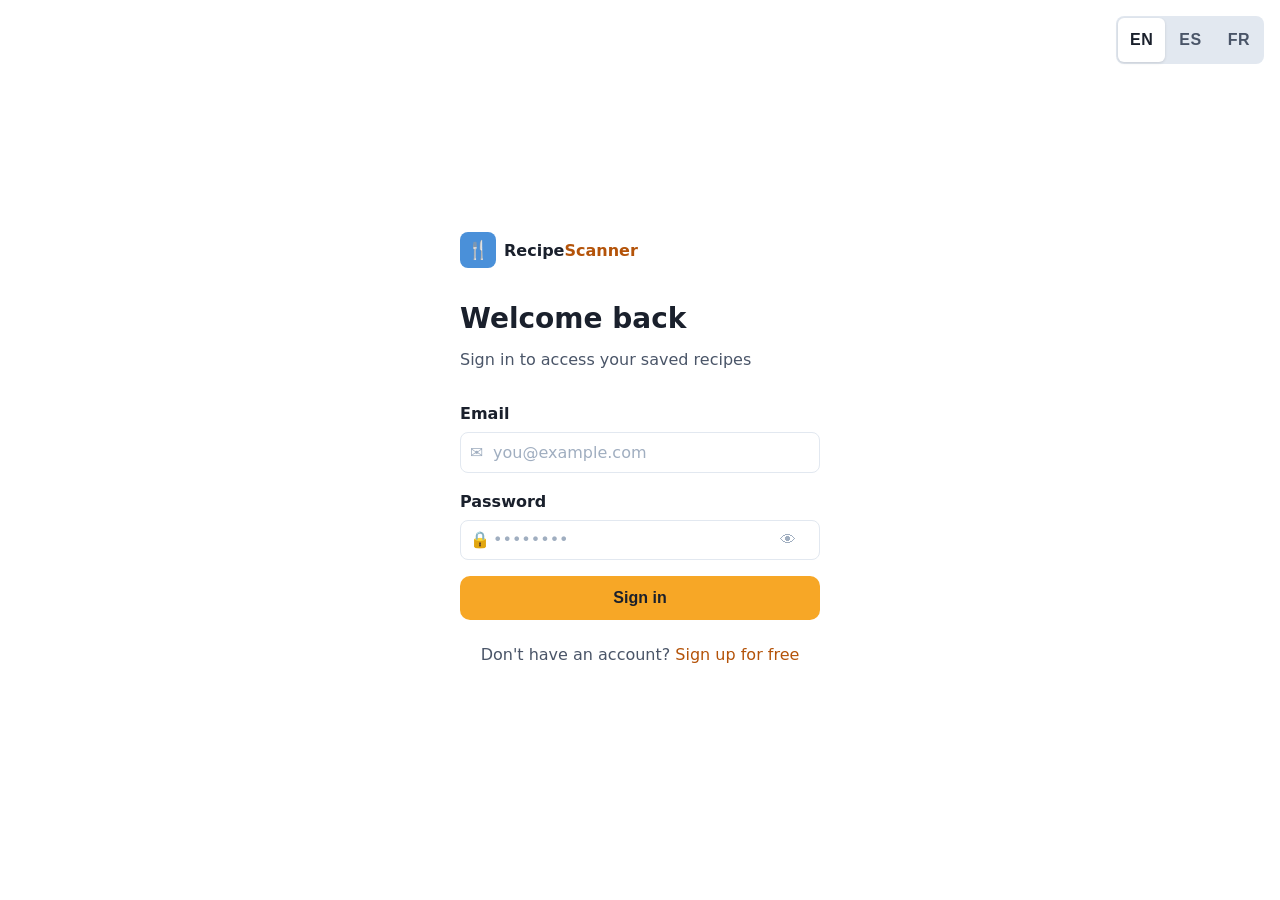
<file: frontend/index.html>
<!DOCTYPE html>
<html lang="es">
<head>
  <meta charset="UTF-8">
  <meta name="viewport" content="width=device-width, initial-scale=1.0">
  <link rel="icon" href="data:image/svg+xml,%3Csvg xmlns=%22http://www.w3.org/2000/svg%22 viewBox=%220 0 100 100%22%3E%3Ctext y=%22.9em%22 font-size=%2290%22%3E🍽️%3C/text%3E%3C/svg%3E">
  <title>RecipeScanner — Sign in</title>
  <link rel="stylesheet" href="css/style.css">
</head>
<body class="auth-page">

  <div class="lang-toggle lang-fixed-auth">
    <button class="lang-btn" data-lang="en" onclick="setLang('en')">EN</button>
    <button class="lang-btn" data-lang="es" onclick="setLang('es')">ES</button>
    <button class="lang-btn" data-lang="fr" onclick="setLang('fr')">FR</button>
  </div>

  <main class="auth-card">
    <a href="index.html" class="logo auth-logo">
      <div class="logo-icon">🍴</div>
      <span class="logo-text">Recipe<span>Scanner</span></span>
    </a>

    <h1 data-i18n="signin_title">Welcome back</h1>
    <p class="subtitle" data-i18n="signin_sub">Sign in to access your saved recipes</p>

    <div id="login-error" class="alert alert-error" style="display:none"></div>

    <form onsubmit="handleLogin(event)" novalidate>
      <div class="form-group">
        <label for="login-email" data-i18n="label_email">Email</label>
        <div class="input-wrap">
          <span class="input-icon">✉</span>
          <input type="email" id="login-email" placeholder="you@example.com" autocomplete="email">
        </div>
      </div>
      <div class="form-group">
        <label for="login-password" data-i18n="label_password">Password</label>
        <div class="input-wrap">
          <span class="input-icon">🔒</span>
          <input type="password" id="login-password" placeholder="••••••••" autocomplete="current-password">
          <button type="button" class="input-toggle" aria-label="Mostrar u ocultar contraseña" onclick="togglePwd('login-password', this)">👁</button>
        </div>
      </div>
      <button type="submit" class="btn btn-orange btn-full btn-lg" id="login-btn" data-i18n="btn_signin">
        Sign in
      </button>
    </form>

    <div class="auth-footer">
      <span data-i18n="no_account">Don't have an account?</span>
      <a href="register.html" data-i18n="link_signup">Sign up for free</a>
    </div>
  </main>

  <script src="js/i18n.js"></script>
  <script src="js/api.js"></script>
  <script src="js/auth.js"></script>
</body>
</html>
</file>
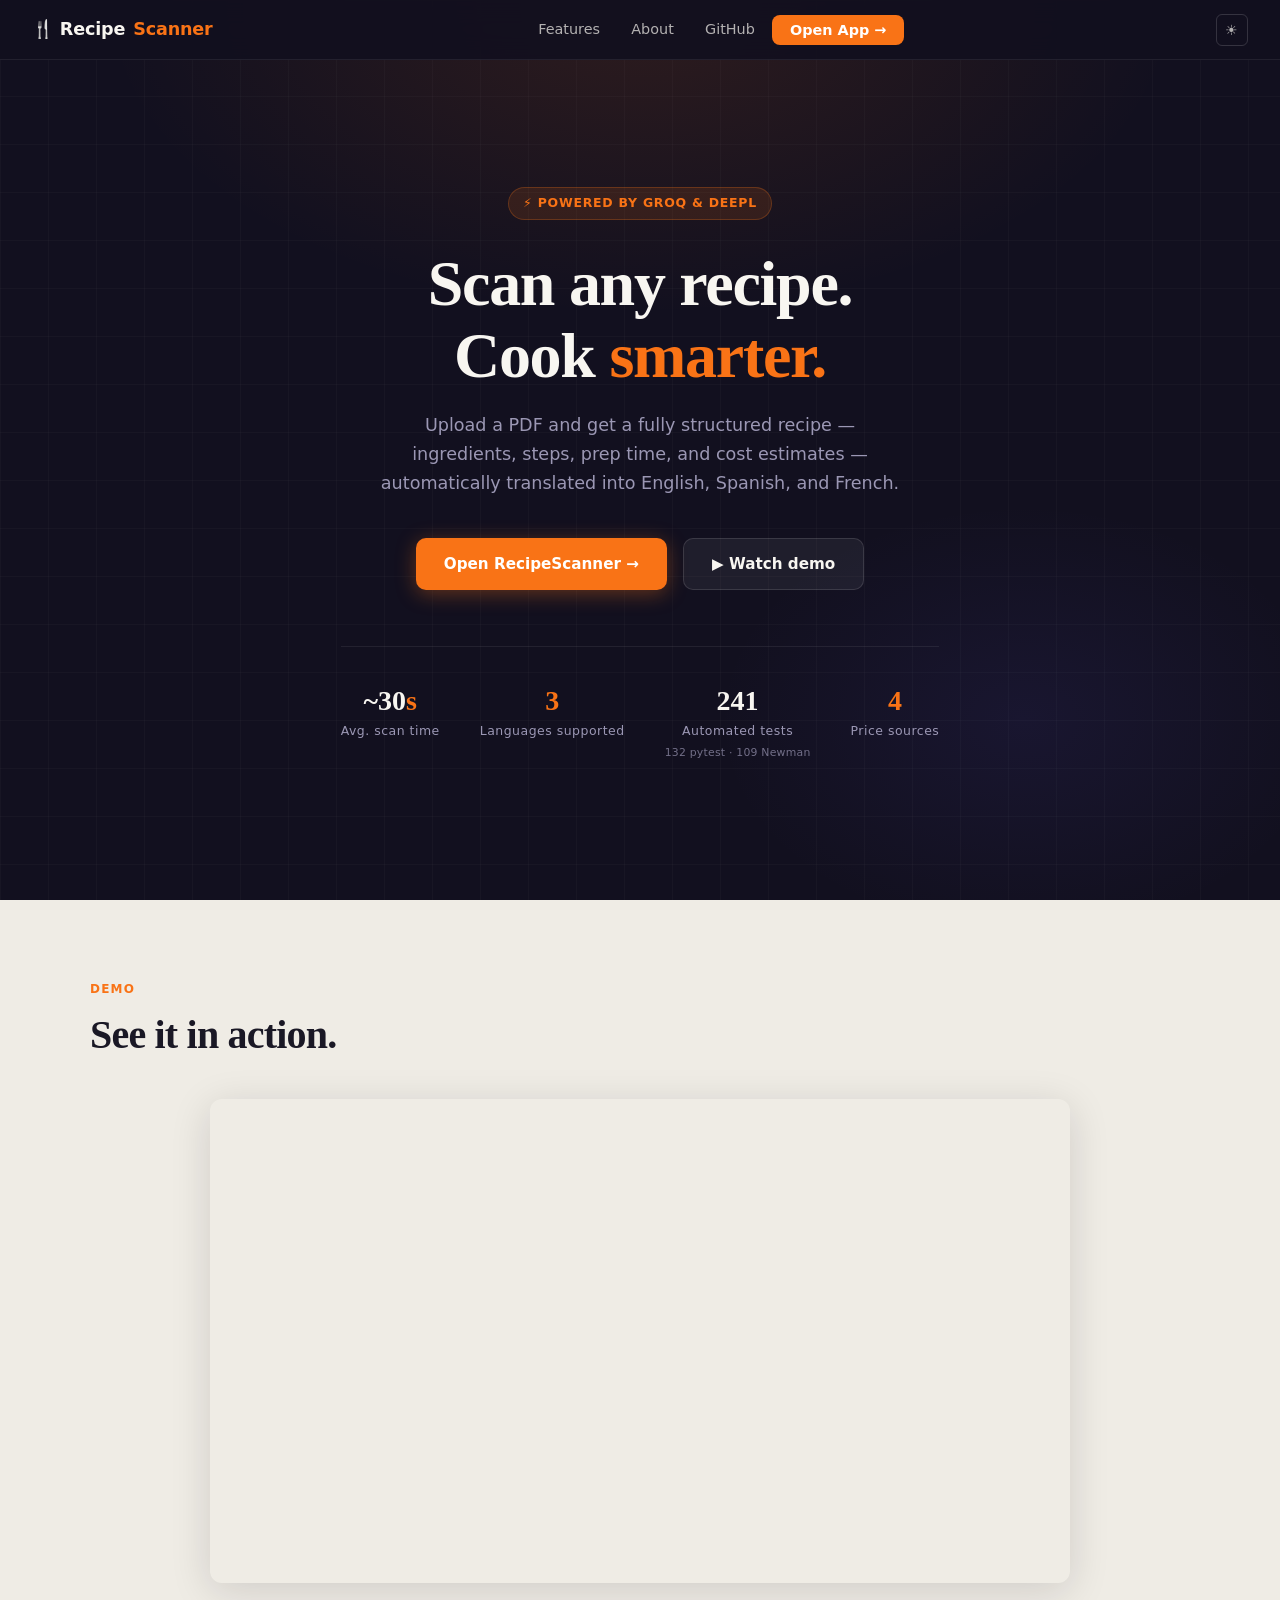
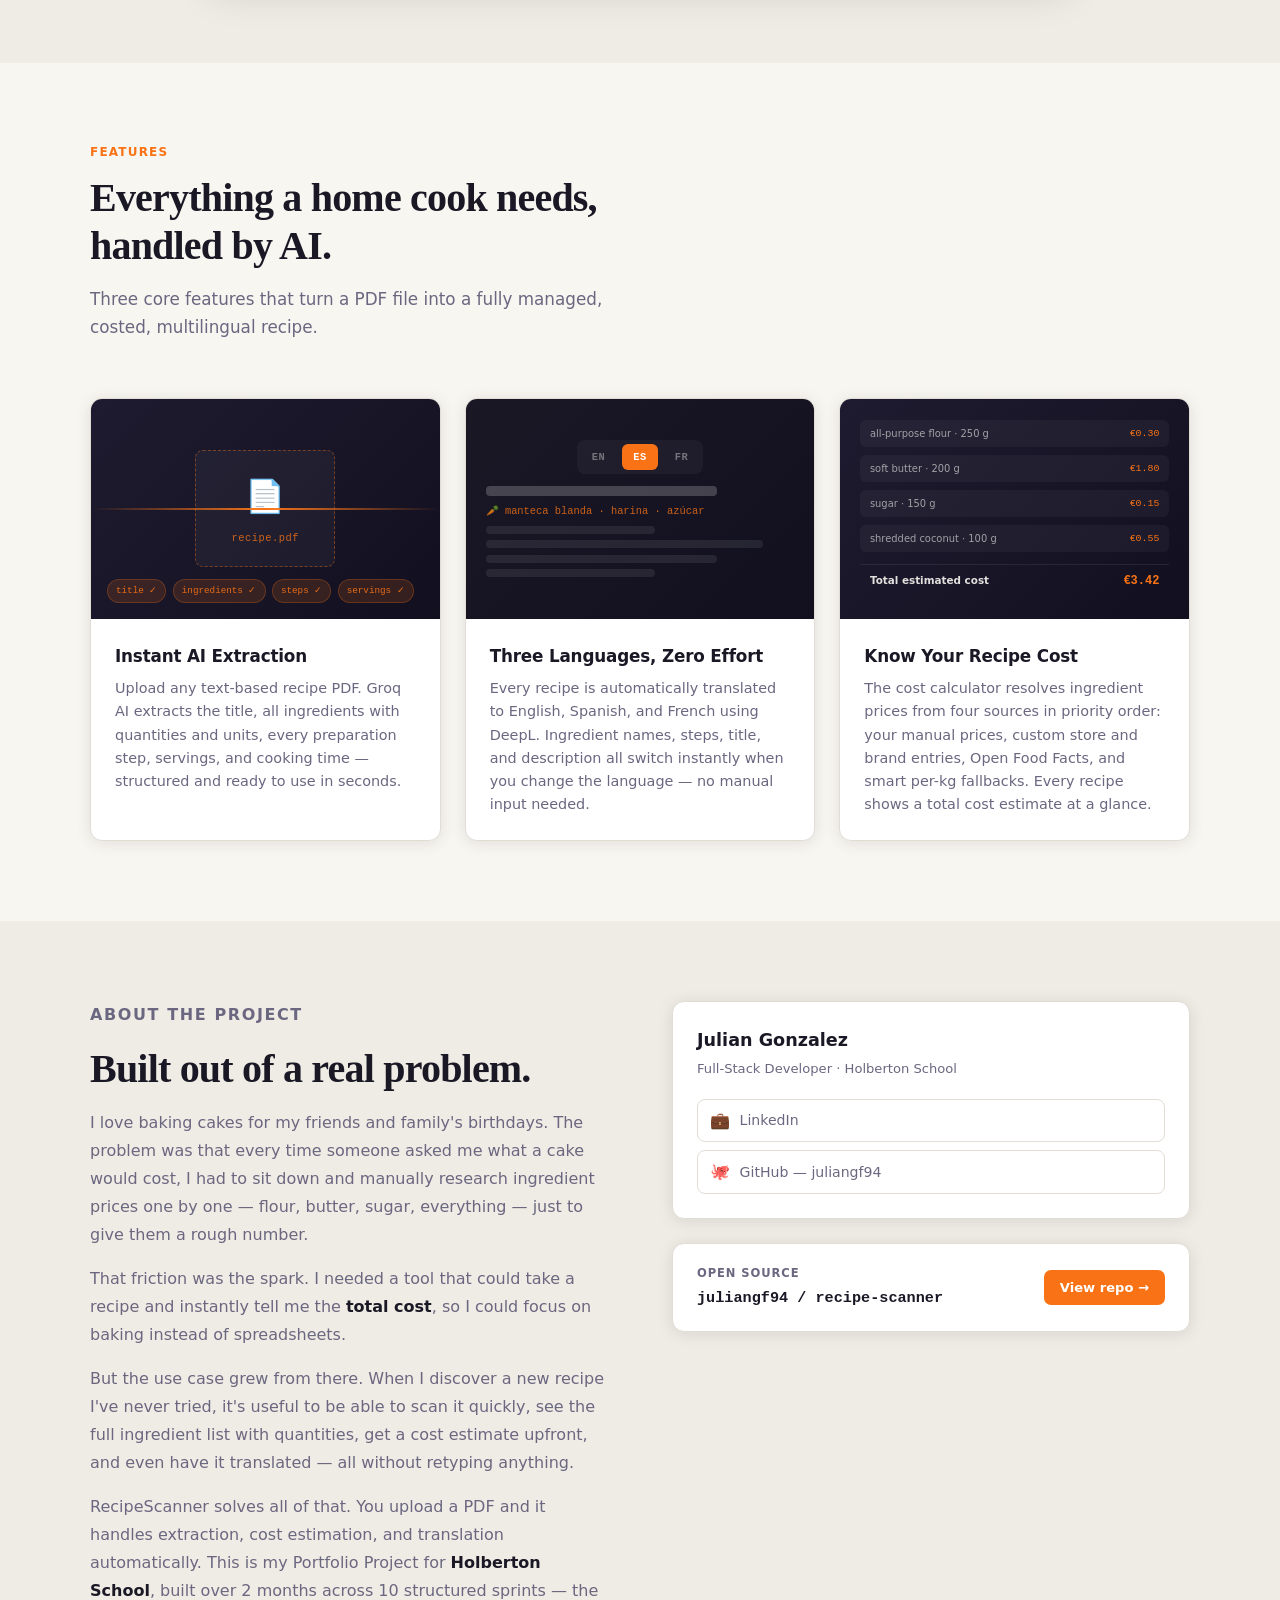
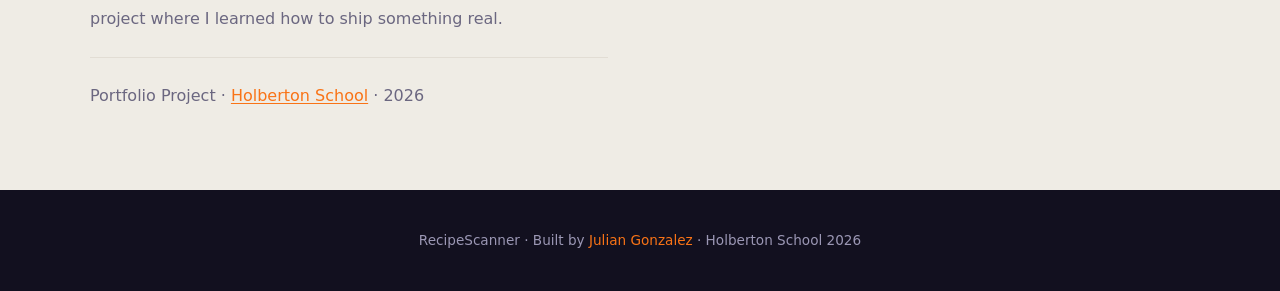
<file: landing_page/index.html>
<!doctype html>
<html lang="en" data-theme="light">
<head>
  <meta charset="UTF-8">
  <meta name="viewport" content="width=device-width, initial-scale=1.0">
  <title>RecipeScanner — AI-Powered Recipe Management</title>
  <meta name="description" content="Upload any recipe PDF and get a fully structured recipe with ingredients, steps, and cost estimates — in three languages. Powered by Groq AI.">
  <link rel="icon" href="data:image/svg+xml,<svg xmlns=%22http://www.w3.org/2000/svg%22 viewBox=%220 0 100 100%22><text y=%22.9em%22 font-size=%2290%22>🍽️</text></svg>">
  <link rel="stylesheet" href="style.css">
</head>
<body>

  <!-- ── Nav ──────────────────────────────────────────────────────────── -->
  <nav>
    <a href="#" class="nav-logo">🍴 Recipe<span>Scanner</span></a>
    <ul class="nav-links">
      <li><a href="#features">Features</a></li>
      <li><a href="#about">About</a></li>
      <li><a href="https://github.com/juliangf94/recipe-scanner" target="_blank" rel="noopener">GitHub</a></li>
      <li><a href="https://recipes-scanner.netlify.app" target="_blank" rel="noopener" class="nav-cta">Open App →</a></li>
    </ul>
    <button class="nav-theme" onclick="toggleTheme()" title="Toggle theme" aria-label="Toggle dark/light mode">☀</button>
  </nav>

  <!-- ── Hero ─────────────────────────────────────────────────────────── -->
  <section class="hero" id="home">
    <div class="hero-content">
      <div class="hero-eyebrow">⚡ Powered by Groq &amp; DeepL</div>
      <h1>
        Scan any recipe.<br>
        Cook <em>smarter.</em>
      </h1>
      <p class="hero-sub">
        Upload a PDF and get a fully structured recipe — ingredients, steps, prep time, and cost estimates — automatically translated into English, Spanish, and French.
      </p>
      <div class="hero-actions">
        <a href="https://recipes-scanner.netlify.app" target="_blank" rel="noopener" class="btn-primary">
          Open RecipeScanner →
        </a>
        <a href="https://www.youtube.com/watch?v=3bx3d_Yk3fE" target="_blank" rel="noopener" class="btn-secondary">
          ▶ Watch demo
        </a>
      </div>
      <div class="hero-stats">
        <div class="hero-stat">
          <div class="hero-stat-num">~30<span>s</span></div>
          <div class="hero-stat-label">Avg. scan time</div>
        </div>
        <div class="hero-stat">
          <div class="hero-stat-num"><span>3</span></div>
          <div class="hero-stat-label">Languages supported</div>
        </div>
        <div class="hero-stat">
          <div class="hero-stat-num">241</div>
          <div class="hero-stat-label">Automated tests</div>
          <div class="hero-stat-sub">132 pytest · 109 Newman</div>
        </div>
        <div class="hero-stat">
          <div class="hero-stat-num"><span>4</span></div>
          <div class="hero-stat-label">Price sources</div>
        </div>
      </div>
    </div>
  </section>

  <!-- ── Demo Video ───────────────────────────────────────────────────── -->
  <section id="demo" class="demo-section">
    <div class="container">
      <div class="demo-header">
        <p class="section-label">Demo</p>
        <h2 class="section-title">See it in action.</h2>
      </div>
      <div class="video-wrapper">
        <iframe
          src="https://www.youtube.com/embed/3bx3d_Yk3fE"
          title="RecipeScanner Demo"
          frameborder="0"
          allow="accelerometer; autoplay; clipboard-write; encrypted-media; gyroscope; picture-in-picture"
          allowfullscreen>
        </iframe>
      </div>
    </div>
  </section>

  <!-- ── Features ──────────────────────────────────────────────────────── -->
  <section id="features">
    <div class="container">
      <div class="features-header">
        <p class="section-label">Features</p>
        <h2 class="section-title">Everything a home cook needs,<br>handled by AI.</h2>
        <p class="section-sub">Three core features that turn a PDF file into a fully managed, costed, multilingual recipe.</p>
      </div>
      <div class="features-grid">

        <!-- Feature 1 -->
        <div class="feature-card">
          <div class="feature-mockup mock-scan">
            <div class="mock-scan-inner">
              <div class="mock-pdf-icon">📄</div>
              <div class="mock-pdf-label">recipe.pdf</div>
            </div>
            <div class="mock-scan-bar"></div>
            <div class="mock-chips">
              <div class="mock-chip">title ✓</div>
              <div class="mock-chip">ingredients ✓</div>
              <div class="mock-chip">steps ✓</div>
              <div class="mock-chip">servings ✓</div>
            </div>
          </div>
          <div class="feature-body">
            <h3>Instant AI Extraction</h3>
            <p>Upload any text-based recipe PDF. Groq AI extracts the title, all ingredients with quantities and units, every preparation step, servings, and cooking time — structured and ready to use in seconds.</p>
          </div>
        </div>

        <!-- Feature 2 -->
        <div class="feature-card">
          <div class="feature-mockup mock-lang">
            <div class="mock-lang-tabs">
              <div class="mock-lang-tab">EN</div>
              <div class="mock-lang-tab active">ES</div>
              <div class="mock-lang-tab">FR</div>
            </div>
            <div class="mock-recipe-lines">
              <div class="mock-line bold medium"></div>
              <div class="mock-lang-ing">🥕 manteca blanda · harina · azúcar</div>
              <div class="mock-line short"></div>
              <div class="mock-line long"></div>
              <div class="mock-line medium"></div>
              <div class="mock-line short"></div>
            </div>
          </div>
          <div class="feature-body">
            <h3>Three Languages, Zero Effort</h3>
            <p>Every recipe is automatically translated to English, Spanish, and French using DeepL. Ingredient names, steps, title, and description all switch instantly when you change the language — no manual input needed.</p>
          </div>
        </div>

        <!-- Feature 3 -->
        <div class="feature-card">
          <div class="feature-mockup mock-cost">
            <div class="mock-cost-row">
              <span class="mock-cost-name">all-purpose flour · 250 g</span>
              <span class="mock-cost-price">€0.30</span>
            </div>
            <div class="mock-cost-row">
              <span class="mock-cost-name">soft butter · 200 g</span>
              <span class="mock-cost-price">€1.80</span>
            </div>
            <div class="mock-cost-row">
              <span class="mock-cost-name">sugar · 150 g</span>
              <span class="mock-cost-price">€0.15</span>
            </div>
            <div class="mock-cost-row">
              <span class="mock-cost-name">shredded coconut · 100 g</span>
              <span class="mock-cost-price">€0.55</span>
            </div>
            <div class="mock-cost-total">
              <span class="mock-total-label">Total estimated cost</span>
              <span class="mock-total-val">€3.42</span>
            </div>
          </div>
          <div class="feature-body">
            <h3>Know Your Recipe Cost</h3>
            <p>The cost calculator resolves ingredient prices from four sources in priority order: your manual prices, custom store and brand entries, Open Food Facts, and smart per-kg fallbacks. Every recipe shows a total cost estimate at a glance.</p>
          </div>
        </div>

      </div>
    </div>
  </section>

  <!-- ── About ─────────────────────────────────────────────────────────── -->
  <section id="about">
    <div class="container">
      <div class="about-grid">
        <div class="about-story">
          <p class="section-label">About the project</p>
          <h2 class="section-title">Built out of a real problem.</h2>
          <p>
            I love baking cakes for my friends and family's birthdays. The problem was that every time someone asked me what a cake would cost, I had to sit down and manually research ingredient prices one by one — flour, butter, sugar, everything — just to give them a rough number.
          </p>
          <p>
            That friction was the spark. I needed a tool that could take a recipe and instantly tell me the <strong>total cost</strong>, so I could focus on baking instead of spreadsheets.
          </p>
          <p>
            But the use case grew from there. When I discover a new recipe I've never tried, it's useful to be able to scan it quickly, see the full ingredient list with quantities, get a cost estimate upfront, and even have it translated — all without retyping anything.
          </p>
          <p>
            RecipeScanner solves all of that. You upload a PDF and it handles extraction, cost estimation, and translation automatically. This is my Portfolio Project for <strong>Holberton School</strong>, built over 2 months across 10 structured sprints — the project where I learned how to ship something real.
          </p>
          <p class="holberton-note">
            Portfolio Project · <a href="https://www.holbertonschool.com" target="_blank" rel="noopener">Holberton School</a> · 2026
          </p>
        </div>
        <div class="about-links">
          <div class="about-dev-card">
            <div class="about-dev-name">Julian Gonzalez</div>
            <div class="about-dev-role">Full-Stack Developer · Holberton School</div>
            <div class="about-social-links">
              <a href="https://linkedin.com/in/julian-gonzalez-fernandez" target="_blank" rel="noopener" class="about-social-link">
                <span class="link-icon">💼</span> LinkedIn
              </a>
              <a href="https://github.com/juliangf94" target="_blank" rel="noopener" class="about-social-link">
                <span class="link-icon">🐙</span> GitHub — juliangf94
              </a>
            </div>
          </div>
          <div class="repo-card">
            <div class="repo-card-left">
              <div class="repo-card-label">Open source</div>
              <div class="repo-card-name">juliangf94 / recipe-scanner</div>
            </div>
            <a href="https://github.com/juliangf94/recipe-scanner" target="_blank" rel="noopener" class="repo-card-link">View repo →</a>
          </div>
        </div>
      </div>
    </div>
  </section>

  <!-- ── Footer ────────────────────────────────────────────────────────── -->
  <footer>
    <p>RecipeScanner · Built by <a href="https://github.com/juliangf94" target="_blank" rel="noopener">Julian Gonzalez</a> · Holberton School 2026</p>
  </footer>

  <script src="script.js"></script>

</body>
</html>
</file>
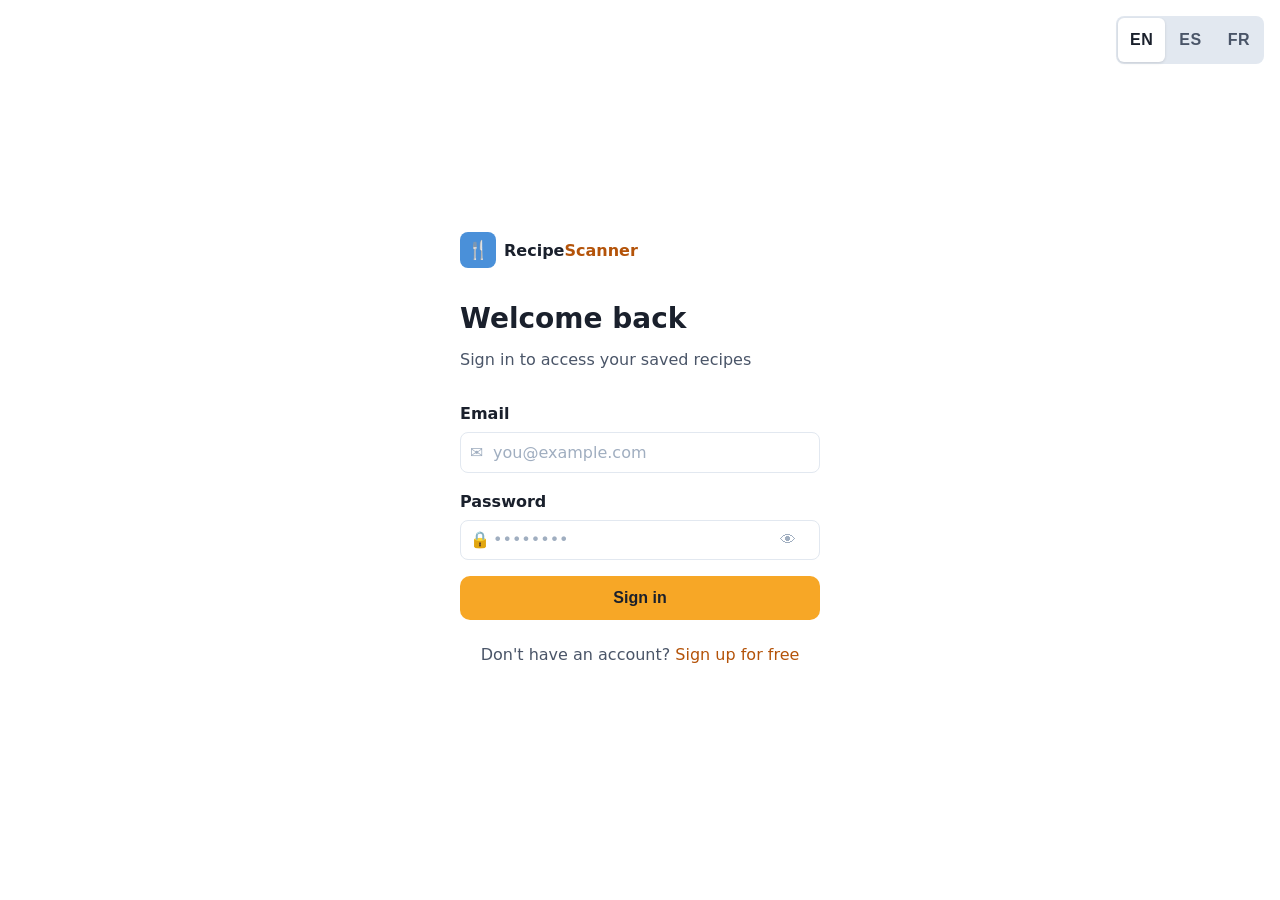
<file: frontend/account.html>
<!DOCTYPE html>
<html lang="es">
<head>
  <meta charset="UTF-8">
  <meta name="viewport" content="width=device-width, initial-scale=1.0">
  <link rel="icon" href="data:image/svg+xml,%3Csvg xmlns=%22http://www.w3.org/2000/svg%22 viewBox=%220 0 100 100%22%3E%3Ctext y=%22.9em%22 font-size=%2290%22%3E🍽️%3C/text%3E%3C/svg%3E">
  <title>RecipeScanner — Account Settings</title>
  <link rel="preconnect" href="https://recipe-scanner-kfnm.onrender.com">
  <link rel="preconnect" href="https://mqxnxdfrmdioqyzpmvaz.supabase.co" crossorigin>
  <link rel="stylesheet" href="css/style.css">
  <script src="js/theme.js"></script>
  <style>
    .account-page { max-width: 560px; margin: 0 auto; }
    .account-section {
      background: var(--card-bg);
      border: 1px solid var(--border);
      border-radius: 14px;
      padding: 1.75rem;
      margin-bottom: 1.5rem;
    }
    .account-section h2 {
      font-size: 1rem;
      font-weight: 700;
      color: var(--text);
      margin: 0 0 1.25rem;
      padding-bottom: 0.75rem;
      border-bottom: 1px solid var(--border);
    }
    .avatar-upload-area {
      display: flex;
      align-items: center;
      gap: 1.5rem;
    }
    .avatar-large {
      width: 80px;
      height: 80px;
      border-radius: 50%;
      background: var(--blue);
      color: #fff;
      display: flex;
      align-items: center;
      justify-content: center;
      font-size: 1.8rem;
      font-weight: 700;
      flex-shrink: 0;
      overflow: hidden;
    }
    .avatar-large img { width: 100%; height: 100%; object-fit: cover; }
    .avatar-upload-actions { display: flex; flex-direction: column; gap: 0.5rem; }
    .btn-upload {
      padding: 0.5rem 1rem;
      border-radius: 8px;
      border: 1px solid var(--border);
      background: var(--card-bg);
      cursor: pointer;
      font-size: 0.875rem;
      font-weight: 600;
      color: var(--text);
      transition: background 0.15s;
    }
    .btn-upload:hover { background: var(--border); }
    .avatar-hint { font-size: 0.8rem; color: var(--text-muted); }
    .user-info-row {
      display: flex;
      flex-direction: column;
      gap: 0.35rem;
      margin-bottom: 0.75rem;
    }
    .user-info-row:last-child { margin-bottom: 0; }
    .info-label { font-size: 0.78rem; color: var(--text-muted); font-weight: 600; text-transform: uppercase; letter-spacing: 0.04em; }
    .info-value { font-size: 1rem; color: var(--text); font-weight: 500; }
    .btn-danger {
      display: flex;
      align-items: center;
      gap: 0.5rem;
      padding: 0.65rem 1.25rem;
      border-radius: 8px;
      border: 1.5px solid #DC2626;
      background: var(--card-bg);
      color: #DC2626;
      font-size: 0.9rem;
      font-weight: 600;
      cursor: pointer;
      transition: background 0.15s, color 0.15s;
    }
    .btn-danger:hover { background: #DC2626; color: #fff; }
    .btn-logout-full {
      display: flex;
      align-items: center;
      gap: 0.5rem;
      padding: 0.65rem 1.25rem;
      border-radius: 8px;
      border: 1.5px solid var(--border);
      background: var(--card-bg);
      color: var(--text);
      font-size: 0.9rem;
      font-weight: 600;
      cursor: pointer;
      transition: background 0.15s;
      width: 100%;
      margin-bottom: 0.75rem;
    }
    .btn-logout-full:hover { background: var(--border); }
    .confirm-overlay {
      display: none;
      position: fixed;
      inset: 0;
      background: rgba(0,0,0,0.4);
      z-index: 500;
      align-items: center;
      justify-content: center;
    }
    .confirm-overlay.open { display: flex; }
    .confirm-box {
      background: var(--card-bg);
      border-radius: 14px;
      padding: 2rem;
      max-width: 380px;
      width: 90%;
      text-align: center;
    }
    .confirm-box h3 { font-size: 1.1rem; margin: 0 0 0.5rem; color: var(--text); }
    .confirm-box p { font-size: 0.9rem; color: var(--text-muted); margin: 0 0 1.5rem; }
    .confirm-actions { display: flex; gap: 0.75rem; justify-content: center; }
    .btn-cancel {
      padding: 0.6rem 1.25rem;
      border-radius: 8px;
      border: 1px solid var(--border);
      background: var(--card-bg);
      color: var(--text);
      font-size: 0.9rem;
      font-weight: 600;
      cursor: pointer;
    }
    .btn-confirm-delete {
      padding: 0.6rem 1.25rem;
      border-radius: 8px;
      border: none;
      background: #DC2626;
      color: #fff;
      font-size: 0.9rem;
      font-weight: 600;
      cursor: pointer;
    }
  </style>
</head>
<body>

  <!-- Sidebar -->
  <aside class="sidebar">
    <div class="sidebar-logo">
      <a href="home.html" class="logo">
        <div class="logo-icon">🍴</div>
        <span class="logo-text">Recipe<span>Scanner</span></span>
      </a>
    </div>
    <nav class="sidebar-nav">
      <a href="home.html" class="nav-item">
        <span class="nav-icon">🏠</span>
        <span data-i18n="nav_home">Home</span>
      </a>
      <a href="dashboard.html" class="nav-item">
        <span class="nav-icon">📖</span>
        <span data-i18n="nav_recipes">My Recipes</span>
      </a>
      <a href="scan.html" class="nav-item">
        <span class="nav-icon">⚡</span>
        <span data-i18n="nav_scan">Scan Recipe</span>
      </a>
      <a href="prices.html" class="nav-item">
        <span class="nav-icon">🏷</span>
        <span data-i18n="nav_prices">My Prices</span>
      </a>
      <a href="account.html" class="nav-item mobile-only-nav active">
        <span class="nav-icon">👤</span>
        <span data-i18n="nav_profile">Profile</span>
      </a>
    </nav>
    <div class="sidebar-lang">
      <div class="lang-toggle">
        <button class="lang-btn" data-lang="en" onclick="setLang('en')">EN</button>
        <button class="lang-btn" data-lang="es" onclick="setLang('es')">ES</button>
        <button class="lang-btn" data-lang="fr" onclick="setLang('fr')">FR</button>
      </div>
      <button class="theme-toggle" onclick="toggleTheme()">🌙</button>
    </div>
    <div class="sidebar-user">
      <div class="avatar" id="user-avatar">
        <span id="avatar-initials">?</span>
      </div>
      <div class="sidebar-user-info">
        <span class="sidebar-user-firstname" id="user-firstname">…</span>
        <span class="sidebar-user-lastname" id="user-lastname"></span>
      </div>
      <div class="user-menu-wrapper">
        <button class="sidebar-user-menu" onclick="toggleUserMenu(event)" aria-label="Menú de usuario">⋯</button>
        <div class="user-dropdown" id="user-dropdown">
          <a href="account.html" class="user-dropdown-item">⚙️ <span data-i18n="nav_account">Account Settings</span></a>
          <button class="user-dropdown-item user-dropdown-logout" onclick="logout()">⏻ <span data-i18n="nav_signout">Log out</span></button>
        </div>
      </div>
    </div>
  </aside>
  <button class="sidebar-toggle-btn" onclick="toggleSidebar()" title="Toggle sidebar" aria-label="Toggle sidebar">
    <svg xmlns="http://www.w3.org/2000/svg" width="16" height="16" viewBox="0 0 24 24" fill="none" stroke="currentColor" stroke-width="2" stroke-linecap="round" stroke-linejoin="round" aria-hidden="true"><rect width="18" height="18" x="3" y="3" rx="2"/><path d="M9 3v18"/></svg>
  </button>

  <!-- Main content -->
  <main class="app-layout">
    <div class="account-page">

      <!-- Profile photo -->
      <div class="account-section">
        <h2 data-i18n="account_photo">Profile photo</h2>
        <div class="avatar-upload-area">
          <div class="avatar-large" id="account-avatar">
            <span id="account-initials">?</span>
          </div>
          <div class="avatar-upload-actions">
            <button class="btn-upload" onclick="document.getElementById('avatar-file').click()">
              📷 <span data-i18n="account_change_photo">Change photo</span>
            </button>
            <span class="avatar-hint" data-i18n="account_photo_hint">JPG or PNG, max 2MB</span>
          </div>
        </div>
        <input type="file" id="avatar-file" accept="image/*" style="display:none" onchange="uploadAvatar(event)">
      </div>

      <!-- Account info -->
      <div class="account-section">
        <h2 data-i18n="account_info">Account info</h2>
        <div class="user-info-row">
          <span class="info-label" data-i18n="account_name">Name</span>
          <span class="info-value" id="account-fullname">…</span>
        </div>
        <div class="user-info-row">
          <span class="info-label" data-i18n="account_email">Email</span>
          <span class="info-value" id="account-email">…</span>
        </div>
      </div>

      <!-- Session & account actions -->
      <div class="account-section">
        <h2 data-i18n="account_actions">Account actions</h2>
        <button class="btn-logout-full" onclick="logout()">
          ⏻ <span data-i18n="nav_signout">Log out</span>
        </button>
        <button class="btn-danger" onclick="openDeleteConfirm()">
          🗑️ <span data-i18n="account_delete">Delete account</span>
        </button>
      </div>

    </div>
  </main>

  <!-- Delete confirmation modal -->
  <div class="confirm-overlay" id="confirm-overlay">
    <div class="confirm-box">
      <h3 data-i18n="account_delete_title">Delete account?</h3>
      <p data-i18n="account_delete_desc">This will permanently delete your account and all your recipes. This action cannot be undone.</p>
      <div class="confirm-actions">
        <button class="btn-cancel" onclick="closeDeleteConfirm()" data-i18n="btn_cancel">Cancel</button>
        <button class="btn-confirm-delete" onclick="deleteAccount()" data-i18n="account_delete_confirm">Yes, delete</button>
      </div>
    </div>
  </div>

  <script src="js/i18n.js?v=22" defer></script>
  <script src="js/api.js" defer></script>
  <script src="js/account.js" defer></script>
</body>
</html>
</file>
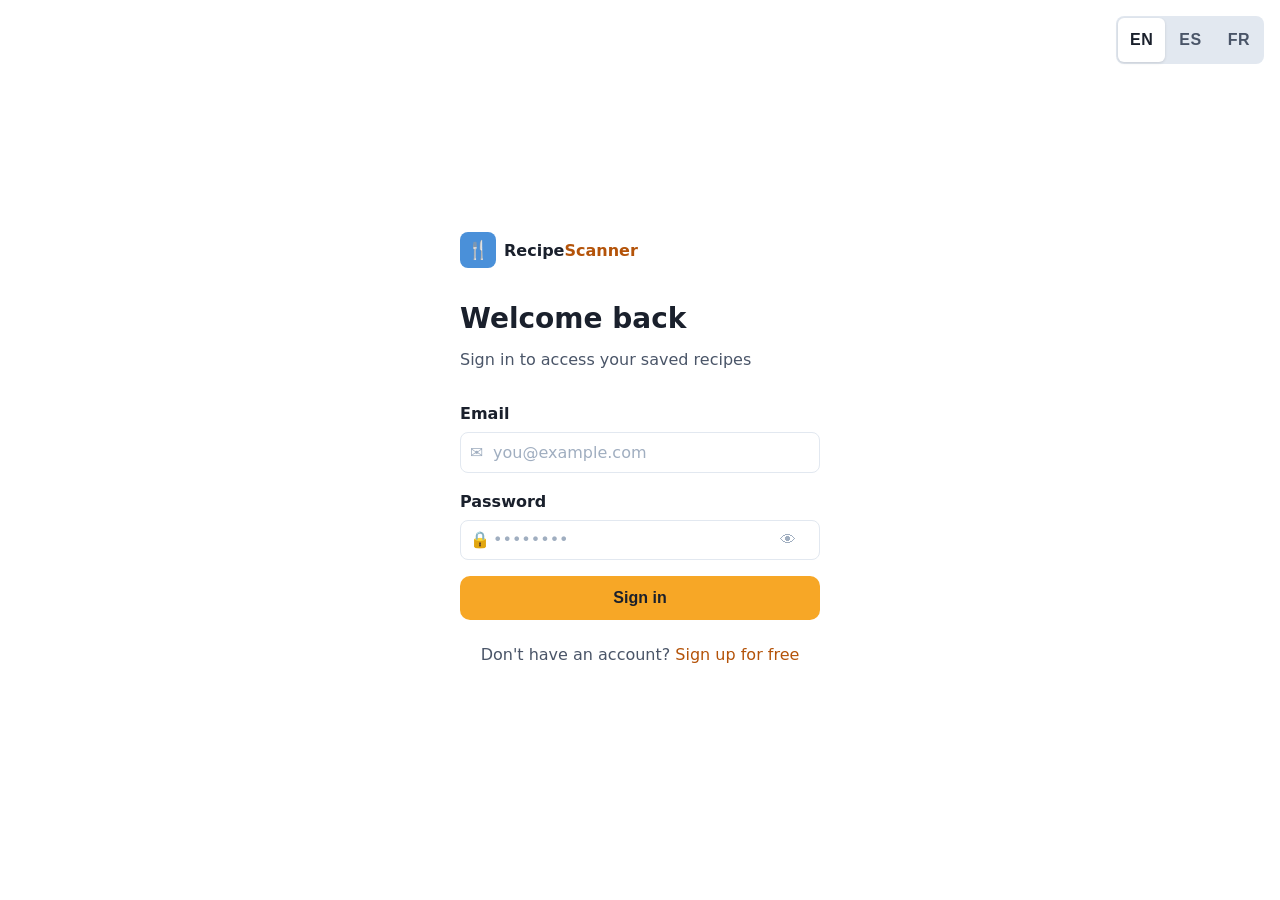
<file: frontend/dashboard.html>
<!DOCTYPE html>
<html lang="es">
<head>
  <meta charset="UTF-8">
  <meta name="viewport" content="width=device-width, initial-scale=1.0">
  <link rel="icon" href="data:image/svg+xml,%3Csvg xmlns=%22http://www.w3.org/2000/svg%22 viewBox=%220 0 100 100%22%3E%3Ctext y=%22.9em%22 font-size=%2290%22%3E🍽️%3C/text%3E%3C/svg%3E">
  <title>RecipeScanner — My Recipes</title>
  <link rel="preconnect" href="https://recipe-scanner-kfnm.onrender.com">
  <link rel="preconnect" href="https://mqxnxdfrmdioqyzpmvaz.supabase.co" crossorigin>
  <link rel="stylesheet" href="css/style.css">
  <script src="js/theme.js"></script>
</head>
<body>


  <!-- Sidebar -->
  <aside class="sidebar">
    <div class="sidebar-logo">
      <a href="home.html" class="logo">
        <div class="logo-icon">🍴</div>
        <span class="logo-text">Recipe<span>Scanner</span></span>
      </a>
    </div>
    <nav class="sidebar-nav">
      <a href="home.html" class="nav-item">
        <span class="nav-icon">🏠</span>
        <span data-i18n="nav_home">Home</span>
      </a>
      <a href="dashboard.html" class="nav-item active">
        <span class="nav-icon">📖</span>
        <span data-i18n="nav_recipes">My Recipes</span>
        <span class="nav-badge" id="recipe-badge">0</span>
      </a>
      <a href="scan.html" class="nav-item">
        <span class="nav-icon">⚡</span>
        <span data-i18n="nav_scan">Scan Recipe</span>
      </a>
      <a href="prices.html" class="nav-item">
        <span class="nav-icon">🏷</span>
        <span data-i18n="nav_prices">My Prices</span>
      </a>
      <a href="account.html" class="nav-item mobile-only-nav">
        <span class="nav-icon">👤</span>
        <span data-i18n="nav_profile">Profile</span>
      </a>
    </nav>
    <div class="lang-fixed lang-toggle">
        <button class="lang-btn" data-lang="en" onclick="setLang('en')">EN</button>
        <button class="lang-btn" data-lang="es" onclick="setLang('es')">ES</button>
        <button class="lang-btn" data-lang="fr" onclick="setLang('fr')">FR</button>
        <button class="theme-toggle" onclick="toggleTheme()">🌙</button>
      </div>
      <div class="sidebar-lang">
      <div class="lang-toggle">
        <button class="lang-btn" data-lang="en" onclick="setLang('en')">EN</button>
        <button class="lang-btn" data-lang="es" onclick="setLang('es')">ES</button>
        <button class="lang-btn" data-lang="fr" onclick="setLang('fr')">FR</button>
      </div>
      <button class="theme-toggle" onclick="toggleTheme()">🌙</button>
    </div>
    <div class="sidebar-user">
      <div class="avatar" id="user-avatar">
        <span id="avatar-initials">?</span>
  
      </div>
      <div class="sidebar-user-info">
        <span class="sidebar-user-firstname" id="user-firstname">…</span>
        <span class="sidebar-user-lastname" id="user-lastname"></span>
      </div>
      <div class="user-menu-wrapper">
        <button class="sidebar-user-menu" onclick="toggleUserMenu(event)" aria-label="Menú de usuario">⋯</button>
        <div class="user-dropdown" id="user-dropdown">
          <a href="account.html" class="user-dropdown-item">⚙️ <span data-i18n="nav_account">Account Settings</span></a>
          <button class="user-dropdown-item user-dropdown-logout" onclick="logout()">⏻ <span data-i18n="nav_signout">Log out</span></button>
        </div>
      </div>
    </div>
  </aside>
  <button class="sidebar-toggle-btn" onclick="toggleSidebar()" title="Toggle sidebar" aria-label="Toggle sidebar">
    <svg xmlns="http://www.w3.org/2000/svg" width="16" height="16" viewBox="0 0 24 24" fill="none" stroke="currentColor" stroke-width="2" stroke-linecap="round" stroke-linejoin="round" aria-hidden="true"><rect width="18" height="18" x="3" y="3" rx="2"/><path d="M9 3v18"/></svg>
  </button>

  <!-- Main content -->
  <main class="app-layout">
    <div class="page-header">
      <div>
        <h1 id="greeting">Hello! 👋</h1>
        <p class="sub" id="recipe-count-label">…</p>
      </div>
      <div style="display:flex;gap:0.5rem;">
        <button class="btn btn-outline btn-sm" data-i18n="btn_manual" onclick="openCreateModal()">+ Manual</button>
        <a href="scan.html" class="btn btn-orange" data-i18n="btn_scan_recipe">⚡ Scan a recipe</a>
      </div>
    </div>

    <div class="search-bar">
      <span class="search-icon">🔍</span>
      <input type="text" id="search-input" data-i18n-placeholder="search_ph" placeholder="Search recipes…" oninput="filterRecipes()">
    </div>

    <div class="filter-sort-row">
      <span class="filter-label" data-i18n="label_filters">Filtros</span>
      <div class="filter-bar" id="filter-bar">
        <button class="filter-pill active" data-cat="all" onclick="setCategory('all', this)" data-i18n="filter_all">All</button>
      </div>
      <label for="sort-select" class="sr-only" data-i18n="label_sort">Ordenar</label>
      <select id="sort-select" class="sort-select" onchange="setSort(this.value)">
        <option value="az"    data-i18n="sort_az">A → Z</option>
        <option value="za"    data-i18n="sort_za">Z → A</option>
        <option value="prep_asc"  data-i18n="sort_prep_asc">⏱ Min ↑</option>
        <option value="prep_desc" data-i18n="sort_prep_desc">⏱ Min ↓</option>
        <option value="srv_asc"   data-i18n="sort_srv_asc">🍽 Porc. ↑</option>
        <option value="srv_desc"  data-i18n="sort_srv_desc">🍽 Porc. ↓</option>
      </select>
    </div>

    <div id="recipes-container">
      <div class="loading-center"><div class="spinner"></div></div>
    </div>
  
    <footer class="app-footer">
      <p data-i18n="footer_disclaimer">RecipeScanner no está afiliado ni patrocinado por ninguna de las marcas o supermercados mencionados en esta aplicación.</p>
    </footer>
</main>

  <!-- Modal: create recipe manually -->
  <div class="modal-overlay" id="create-modal">
    <div class="modal">
      <h2 data-i18n="modal_new_recipe">New recipe</h2>
      <div id="create-error" class="alert alert-error" style="display:none"></div>
      <div class="form-group">
        <label data-i18n="label_title_req">Title *</label>
        <input type="text" id="c-title" data-i18n-placeholder="ph_recipe_title" placeholder="Apple pie">
      </div>
      <div class="form-group">
        <label data-i18n="label_desc">Description</label>
        <textarea id="c-desc" data-i18n-placeholder="ph_desc" placeholder="Short description…" rows="2"></textarea>
      </div>
      <div class="form-row">
        <div class="form-group">
          <label data-i18n="label_servings">Servings</label>
          <input type="number" id="c-servings" min="0" value="0">
        </div>
        <div class="form-group">
          <label data-i18n="label_prep">Prep time (min)</label>
          <input type="number" id="c-prep" min="0" value="0">
        </div>
      </div>
      <div class="form-group">
        <label data-i18n="label_category">Category</label>
        <select id="c-category" data-cat-select class="form-select"></select>
      </div>
      <div class="modal-footer">
        <button class="btn btn-outline" data-i18n="btn_cancel" onclick="closeCreateModal()">Cancel</button>
        <button class="btn btn-orange" data-i18n="btn_create_recipe" onclick="createRecipe()">Create</button>
      </div>
    </div>
  </div>

  <!-- Modal: confirm delete recipe -->
  <div class="modal-overlay" id="dash-confirm-modal">
    <div class="modal" style="max-width:400px;text-align:center;">
      <div style="font-size:2.5rem;margin-bottom:0.75rem;">🗑️</div>
      <h2 id="dash-confirm-title" style="margin-bottom:0.5rem;"></h2>
      <p id="dash-confirm-desc" style="color:var(--text-muted);font-size:0.9rem;margin-bottom:1.5rem;"></p>
      <div class="modal-footer" style="justify-content:center;gap:0.75rem;">
        <button class="btn btn-outline" onclick="closeDashConfirm()" data-i18n="btn_cancel">Cancel</button>
        <button class="btn btn-danger" id="dash-confirm-btn">Delete</button>
      </div>
    </div>
  </div>

  <script src="js/i18n.js?v=22" defer></script>
  <script src="js/api.js" defer></script>
  <script src="js/dashboard.js?v=14" defer></script>
</body>
</html>
</file>
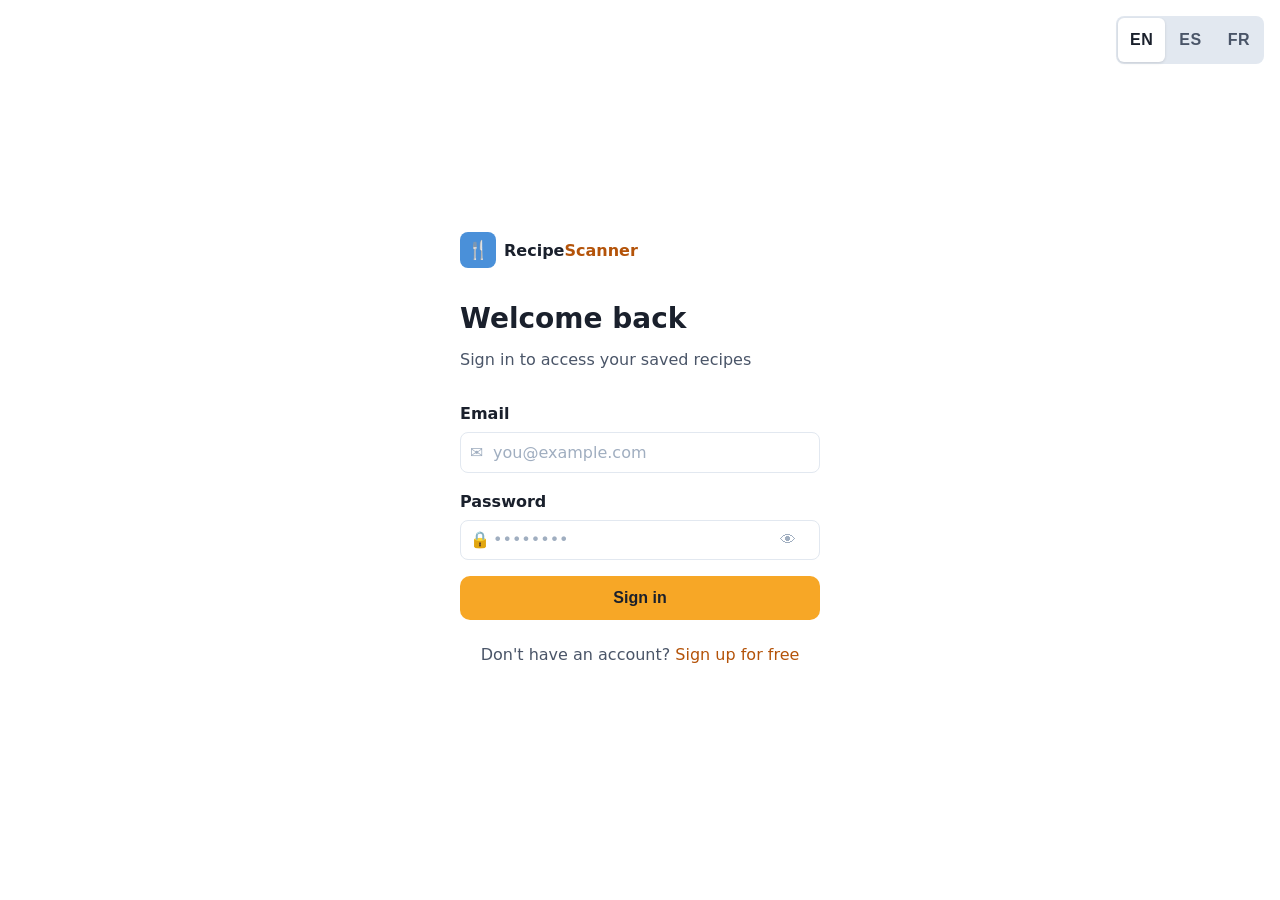
<file: frontend/home.html>
<!DOCTYPE html>
<html lang="es">
<head>
  <meta charset="UTF-8">
  <meta name="viewport" content="width=device-width, initial-scale=1.0">
  <link rel="icon" href="data:image/svg+xml,%3Csvg xmlns=%22http://www.w3.org/2000/svg%22 viewBox=%220 0 100 100%22%3E%3Ctext y=%22.9em%22 font-size=%2290%22%3E🍽️%3C/text%3E%3C/svg%3E">
  <title>RecipeScanner — Inicio</title>
  <link rel="preconnect" href="https://recipe-scanner-kfnm.onrender.com">
  <link rel="preconnect" href="https://mqxnxdfrmdioqyzpmvaz.supabase.co" crossorigin>
  <link rel="stylesheet" href="css/style.css">
  <script src="js/theme.js"></script>
</head>
<body>


  <!-- Sidebar -->
  <aside class="sidebar">
    <div class="sidebar-logo">
      <a href="home.html" class="logo">
        <div class="logo-icon">🍴</div>
        <span class="logo-text">Recipe<span>Scanner</span></span>
      </a>
    </div>
    <nav class="sidebar-nav">
      <a href="home.html" class="nav-item active">
        <span class="nav-icon">🏠</span>
        <span data-i18n="nav_home">Home</span>
      </a>
      <a href="dashboard.html" class="nav-item">
        <span class="nav-icon">📖</span>
        <span data-i18n="nav_recipes">My Recipes</span>
      </a>
      <a href="scan.html" class="nav-item">
        <span class="nav-icon">⚡</span>
        <span data-i18n="nav_scan">Scan Recipe</span>
      </a>
      <a href="prices.html" class="nav-item">
        <span class="nav-icon">🏷</span>
        <span data-i18n="nav_prices">My Prices</span>
      </a>
      <a href="account.html" class="nav-item mobile-only-nav">
        <span class="nav-icon">👤</span>
        <span data-i18n="nav_profile">Profile</span>
      </a>
    </nav>
    <div class="lang-fixed lang-toggle">
        <button class="lang-btn" data-lang="en" onclick="setLang('en')">EN</button>
        <button class="lang-btn" data-lang="es" onclick="setLang('es')">ES</button>
        <button class="lang-btn" data-lang="fr" onclick="setLang('fr')">FR</button>
        <button class="theme-toggle" onclick="toggleTheme()">🌙</button>
      </div>
      <div class="sidebar-lang">
      <div class="lang-toggle">
        <button class="lang-btn" data-lang="en" onclick="setLang('en')">EN</button>
        <button class="lang-btn" data-lang="es" onclick="setLang('es')">ES</button>
        <button class="lang-btn" data-lang="fr" onclick="setLang('fr')">FR</button>
      </div>
      <button class="theme-toggle" onclick="toggleTheme()">🌙</button>
    </div>
    <div class="sidebar-user">
      <div class="avatar" id="user-avatar">
        <span id="avatar-initials">?</span>
  
      </div>
      <div class="sidebar-user-info">
        <span class="sidebar-user-firstname" id="user-firstname">…</span>
        <span class="sidebar-user-lastname" id="user-lastname"></span>
      </div>
      <div class="user-menu-wrapper">
        <button class="sidebar-user-menu" onclick="toggleUserMenu(event)" aria-label="Menú de usuario">⋯</button>
        <div class="user-dropdown" id="user-dropdown">
          <a href="account.html" class="user-dropdown-item">⚙️ <span data-i18n="nav_account">Account Settings</span></a>
          <button class="user-dropdown-item user-dropdown-logout" onclick="logout()">⏻ <span data-i18n="nav_signout">Log out</span></button>
        </div>
      </div>
    </div>
  </aside>
  <button class="sidebar-toggle-btn" onclick="toggleSidebar()" title="Toggle sidebar" aria-label="Toggle sidebar">
    <svg xmlns="http://www.w3.org/2000/svg" width="16" height="16" viewBox="0 0 24 24" fill="none" stroke="currentColor" stroke-width="2" stroke-linecap="round" stroke-linejoin="round" aria-hidden="true"><rect width="18" height="18" x="3" y="3" rx="2"/><path d="M9 3v18"/></svg>
  </button>

  <!-- Main content -->
  <main class="app-layout">
    <div id="home-content">
      <div class="loading-center"><div class="spinner"></div></div>
    </div>
  
    <footer class="app-footer">
      <p data-i18n="footer_disclaimer">RecipeScanner no está afiliado ni patrocinado por ninguna de las marcas o supermercados mencionados en esta aplicación.</p>
    </footer>
</main>

  <script src="js/i18n.js?v=22" defer></script>
  <script src="js/api.js" defer></script>
  <script src="js/home.js?v=5" defer></script>
</body>
</html>
</file>
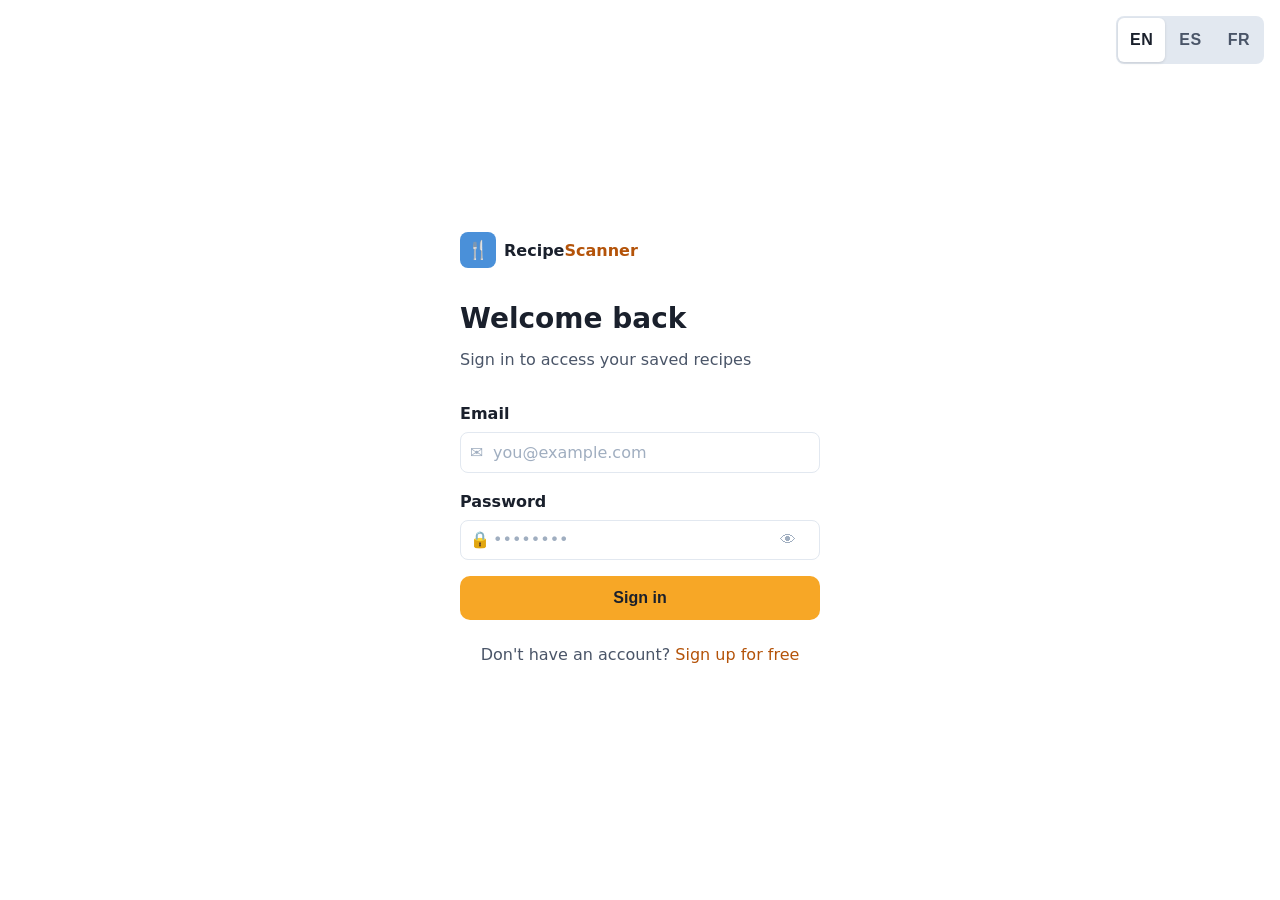
<file: frontend/prices.html>
<!DOCTYPE html>
<html lang="es">
<head>
  <meta charset="UTF-8">
  <meta name="viewport" content="width=device-width, initial-scale=1.0">
  <link rel="icon" href="data:image/svg+xml,%3Csvg xmlns=%22http://www.w3.org/2000/svg%22 viewBox=%220 0 100 100%22%3E%3Ctext y=%22.9em%22 font-size=%2290%22%3E🍽️%3C/text%3E%3C/svg%3E">
  <title>RecipeScanner — My Prices</title>
  <link rel="preconnect" href="https://recipe-scanner-kfnm.onrender.com">
  <link rel="preconnect" href="https://mqxnxdfrmdioqyzpmvaz.supabase.co" crossorigin>
  <link rel="stylesheet" href="css/style.css">
  <script src="js/theme.js"></script>
</head>
<body>


  <!-- Sidebar -->
  <aside class="sidebar">
    <div class="sidebar-logo">
      <a href="home.html" class="logo">
        <div class="logo-icon">🍴</div>
        <span class="logo-text">Recipe<span>Scanner</span></span>
      </a>
    </div>
    <nav class="sidebar-nav">
      <a href="home.html" class="nav-item">
        <span class="nav-icon">🏠</span>
        <span data-i18n="nav_home">Home</span>
      </a>
      <a href="dashboard.html" class="nav-item">
        <span class="nav-icon">📖</span>
        <span data-i18n="nav_recipes">My Recipes</span>
      </a>
      <a href="scan.html" class="nav-item">
        <span class="nav-icon">⚡</span>
        <span data-i18n="nav_scan">Scan Recipe</span>
      </a>
      <a href="prices.html" class="nav-item active">
        <span class="nav-icon">🏷</span>
        <span data-i18n="nav_prices">My Prices</span>
      </a>
      <a href="account.html" class="nav-item mobile-only-nav">
        <span class="nav-icon">👤</span>
        <span data-i18n="nav_profile">Profile</span>
      </a>
    </nav>
    <div class="lang-fixed lang-toggle">
        <button class="lang-btn" data-lang="en" onclick="setLang('en')">EN</button>
        <button class="lang-btn" data-lang="es" onclick="setLang('es')">ES</button>
        <button class="lang-btn" data-lang="fr" onclick="setLang('fr')">FR</button>
        <button class="theme-toggle" onclick="toggleTheme()">🌙</button>
      </div>
      <div class="sidebar-lang">
      <div class="lang-toggle">
        <button class="lang-btn" data-lang="en" onclick="setLang('en')">EN</button>
        <button class="lang-btn" data-lang="es" onclick="setLang('es')">ES</button>
        <button class="lang-btn" data-lang="fr" onclick="setLang('fr')">FR</button>
      </div>
      <button class="theme-toggle" onclick="toggleTheme()">🌙</button>
    </div>
    <div class="sidebar-user">
      <div class="avatar" id="user-avatar">
        <span id="avatar-initials">?</span>
  
      </div>
      <div class="sidebar-user-info">
        <span class="sidebar-user-firstname" id="user-firstname">…</span>
        <span class="sidebar-user-lastname" id="user-lastname"></span>
      </div>
      <div class="user-menu-wrapper">
        <button class="sidebar-user-menu" onclick="toggleUserMenu(event)" aria-label="Menú de usuario">⋯</button>
        <div class="user-dropdown" id="user-dropdown">
          <a href="account.html" class="user-dropdown-item">⚙️ <span data-i18n="nav_account">Account Settings</span></a>
          <button class="user-dropdown-item user-dropdown-logout" onclick="logout()">⏻ <span data-i18n="nav_signout">Log out</span></button>
        </div>
      </div>
    </div>
  </aside>
  <button class="sidebar-toggle-btn" onclick="toggleSidebar()" title="Toggle sidebar" aria-label="Toggle sidebar">
    <svg xmlns="http://www.w3.org/2000/svg" width="16" height="16" viewBox="0 0 24 24" fill="none" stroke="currentColor" stroke-width="2" stroke-linecap="round" stroke-linejoin="round" aria-hidden="true"><rect width="18" height="18" x="3" y="3" rx="2"/><path d="M9 3v18"/></svg>
  </button>

  <!-- Main content -->
  <main class="app-layout">
    <div class="page-header">
      <div>
        <h1 data-i18n="prices_title">My Prices</h1>
        <p class="sub" data-i18n="prices_sub">Set custom ingredient prices for accurate cost estimates</p>
      </div>
      <div style="display:flex;gap:0.5rem;flex-wrap:wrap;">
        <button class="btn btn-outline" onclick="openStoresModal()" data-i18n="manage_stores">Manage stores</button>
        <button class="btn btn-outline" onclick="openBrandsModal()" data-i18n="manage_brands">Manage brands</button>
      </div>
    </div>

    <div id="prices-error" class="alert alert-error" style="display:none; margin-bottom:1rem;"></div>
    <div id="prices-success" class="alert alert-success" style="display:none; margin-bottom:1rem;"></div>

    <div style="display:flex;align-items:center;gap:0.5rem;margin-bottom:0.75rem;">
      <label for="sort-select" style="font-size:0.85rem;color:var(--text-muted);white-space:nowrap;" data-i18n="sort_by">Sort by</label>
      <select id="sort-select" onchange="applySortAndRender()" style="font-size:0.85rem;padding:0.3rem 0.6rem;border:1px solid var(--border);border-radius:6px;background:var(--surface);color:var(--text);">
        <option value="name-asc"  data-i18n="sort_name_az">Name A→Z</option>
        <option value="name-desc" data-i18n="sort_name_za">Name Z→A</option>
        <option value="price-asc" data-i18n="sort_price_asc">Price low→high</option>
        <option value="price-desc"data-i18n="sort_price_desc">Price high→low</option>
        <option value="store"     data-i18n="sort_store">By store</option>
        <option value="brand"     data-i18n="sort_brand">By brand</option>
      </select>
    </div>

    <div class="section-card ing-table-wrap" id="prices-table-wrap">
      <div class="loading-center"><div class="spinner"></div></div>
    </div>
  
    <footer class="app-footer">
      <p data-i18n="footer_disclaimer">RecipeScanner no está afiliado ni patrocinado por ninguna de las marcas o supermercados mencionados en esta aplicación.</p>
    </footer>
</main>

  <!-- ─── Modal: manage stores ───────────────────────────────────────────── -->
  <div class="modal-overlay" id="stores-modal">
    <div class="modal">
      <h2 data-i18n="stores_title">My Stores</h2>
      <div id="stores-list" style="margin-bottom:1rem;min-height:2rem;"></div>
      <div class="form-group" style="display:flex;gap:0.5rem;align-items:center;">
        <input type="text" id="new-store-name" data-i18n-placeholder="label_new_store" placeholder="New store name" style="flex:1;">
        <button class="btn btn-orange" onclick="createStore()" data-i18n="btn_add_store">+ Add store</button>
      </div>
      <div id="stores-error" class="alert alert-error" style="display:none;margin-top:0.5rem;"></div>
      <div class="modal-footer">
        <button class="btn btn-outline" onclick="closeStoresModal()" data-i18n="btn_cancel">Cancel</button>
      </div>
    </div>
  </div>

  <!-- ─── Modal: manage brands ────────────────────────────────────────────── -->
  <div class="modal-overlay" id="brands-modal">
    <div class="modal">
      <h2 data-i18n="brands_title">My Brands</h2>
      <div id="brands-list" style="margin-bottom:1rem;min-height:2rem;max-height:320px;overflow-y:auto;"></div>
      <div class="form-group" style="display:flex;flex-direction:column;gap:0.4rem;">
        <input type="text" id="new-brand-name" data-i18n-placeholder="label_new_brand" placeholder="New brand name">
        <div id="brand-ings-chips" style="display:flex;flex-wrap:wrap;gap:0.35rem;min-height:0;"></div>
        <div style="display:flex;gap:0.4rem;align-items:center;">
          <input type="text" id="new-brand-ing" data-i18n-placeholder="ph_brand_ing" placeholder="For ingredient (optional)" style="font-size:0.85rem;flex:1;" onkeydown="if(event.key==='Enter'){event.preventDefault();addBrandIngChip();}">
          <button type="button" onclick="addBrandIngChip()" style="padding:0.4rem 0.65rem;border-radius:8px;border:1px solid var(--border);background:var(--bg);color:var(--text);cursor:pointer;font-size:1rem;line-height:1;" title="Add ingredient">+</button>
        </div>
        <button class="btn btn-orange" onclick="createBrand()" data-i18n="btn_add_brand" style="align-self:flex-end;">+ Add brand</button>
      </div>
      <div id="brands-error" class="alert alert-error" style="display:none;margin-top:0.5rem;"></div>
      <div class="modal-footer">
        <button class="btn btn-outline" onclick="closeBrandsModal()" data-i18n="btn_cancel">Cancel</button>
      </div>
    </div>
  </div>

  <!-- Modal: confirm (shared) -->
  <div class="modal-overlay" id="shared-confirm-modal">
    <div class="modal" style="max-width:400px;text-align:center;">
      <div style="font-size:2.5rem;margin-bottom:0.75rem;">🗑️</div>
      <h2 id="shared-confirm-title" style="margin-bottom:0.5rem;"></h2>
      <p id="shared-confirm-desc" style="color:var(--text-muted);font-size:0.9rem;margin-bottom:1.5rem;"></p>
      <div class="modal-footer" style="justify-content:center;gap:0.75rem;">
        <button class="btn btn-outline" onclick="closeSharedConfirm()" data-i18n="btn_cancel">Cancel</button>
        <button class="btn btn-danger" id="shared-confirm-btn" data-i18n="btn_delete">Delete</button>
      </div>
    </div>
  </div>

  <script src="js/i18n.js?v=22" defer></script>
  <script src="js/api.js" defer></script>
  <script src="js/prices.js?v=7" defer></script>
</body>
</html>
</file>
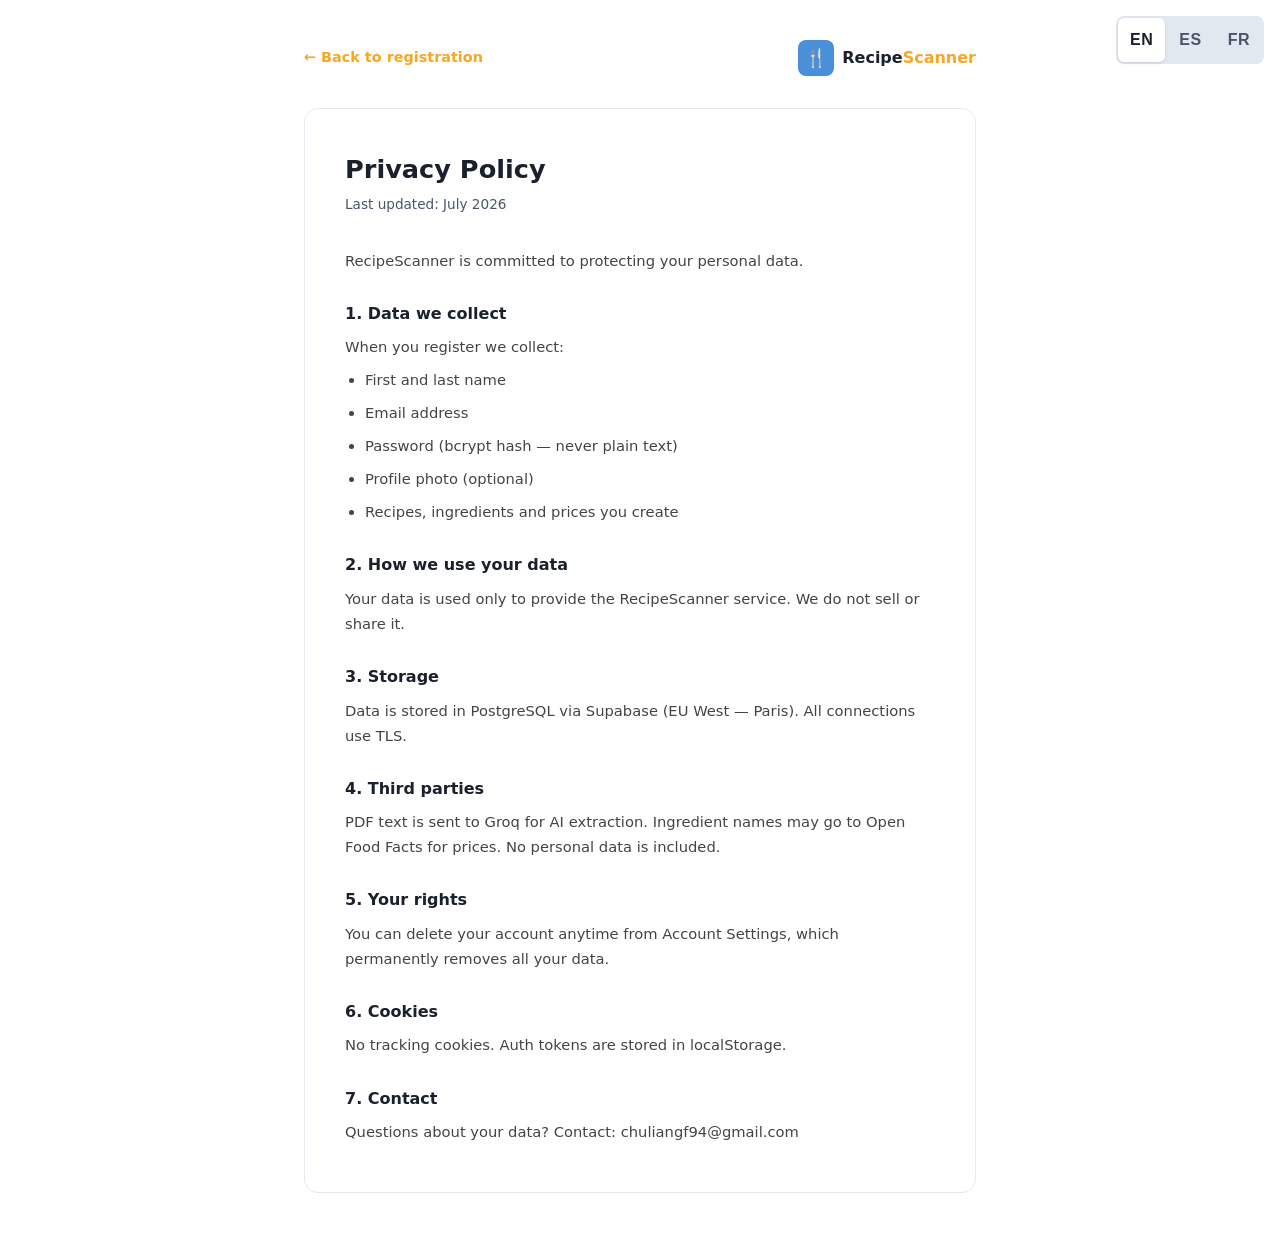
<file: frontend/privacy.html>
<!DOCTYPE html>
<html lang="es">
<head>
  <meta charset="UTF-8">
  <meta name="viewport" content="width=device-width, initial-scale=1.0">
  <link rel="icon" href="data:image/svg+xml,%3Csvg xmlns=%22http://www.w3.org/2000/svg%22 viewBox=%220 0 100 100%22%3E%3Ctext y=%22.9em%22 font-size=%2290%22%3E🍽️%3C/text%3E%3C/svg%3E">
  <title>RecipeScanner — Privacy Policy</title>
  <link rel="stylesheet" href="css/style.css">
  <style>
    body { background: var(--bg-light); }
    .legal-wrap {
      max-width: 720px;
      margin: 0 auto;
      padding: 2.5rem 1.5rem 4rem;
    }
    .legal-header {
      display: flex;
      align-items: center;
      justify-content: space-between;
      margin-bottom: 2rem;
      flex-wrap: wrap;
      gap: 1rem;
    }
    .legal-back {
      font-size: 0.9rem;
      color: var(--orange);
      text-decoration: none;
      font-weight: 600;
    }
    .legal-back:hover { text-decoration: underline; }
    .legal-card {
      background: #fff;
      border: 1px solid var(--border);
      border-radius: 14px;
      padding: 2.5rem;
    }
    .legal-card h1 {
      font-size: 1.6rem;
      font-weight: 800;
      margin: 0 0 0.25rem;
      color: var(--text);
    }
    .legal-date {
      font-size: 0.85rem;
      color: var(--text-muted);
      margin-bottom: 2rem;
      display: block;
    }
    .legal-card h2 {
      font-size: 1rem;
      font-weight: 700;
      color: var(--text);
      margin: 1.75rem 0 0.5rem;
    }
    .legal-card p, .legal-card li {
      font-size: 0.92rem;
      color: #444;
      line-height: 1.7;
      margin: 0 0 0.5rem;
    }
    .legal-card ul { padding-left: 1.25rem; margin: 0 0 0.5rem; }
    .lang-fixed-legal {
      position: fixed;
      top: 1rem;
      right: 1rem;
      z-index: 100;
    }
  </style>
</head>
<body>

  <div class="lang-fixed-legal">
    <div class="lang-toggle">
      <button class="lang-btn" data-lang="en" onclick="setLang('en')">EN</button>
      <button class="lang-btn" data-lang="es" onclick="setLang('es')">ES</button>
      <button class="lang-btn" data-lang="fr" onclick="setLang('fr')">FR</button>
    </div>
  </div>

  <div class="legal-wrap">
    <div class="legal-header">
      <a href="register.html" class="legal-back">← <span data-i18n="legal_back">Back to registration</span></a>
      <a href="index.html" class="logo">
        <div class="logo-icon">🍴</div>
        <span class="logo-text">Recipe<span>Scanner</span></span>
      </a>
    </div>

    <div class="legal-card">
      <h1 data-i18n="privacy_title">Privacy Policy</h1>
      <span class="legal-date" data-i18n="legal_date">Last updated: July 2026</span>

      <p data-i18n="privacy_intro">RecipeScanner is committed to protecting your personal data. This policy explains what data we collect and how we use it.</p>

      <h2 data-i18n="privacy_h1">1. Data we collect</h2>
      <p data-i18n="privacy_p1">When you create an account we collect:</p>
      <ul>
        <li data-i18n="privacy_li1">First and last name</li>
        <li data-i18n="privacy_li2">Email address</li>
        <li data-i18n="privacy_li3">Password (stored as a bcrypt hash — never in plain text)</li>
        <li data-i18n="privacy_li4">Profile photo (optional)</li>
        <li data-i18n="privacy_li5">Recipes, ingredients and prices you create</li>
      </ul>

      <h2 data-i18n="privacy_h2">2. How we use your data</h2>
      <p data-i18n="privacy_p2">Your data is used exclusively to provide the RecipeScanner service: authentication, recipe storage, and cost calculation. We do not sell, share, or use your data for advertising purposes.</p>

      <h2 data-i18n="privacy_h3">3. Data storage</h2>
      <p data-i18n="privacy_p3">Your data is stored in a PostgreSQL database hosted by Supabase (EU West — Paris). All connections use TLS encryption.</p>

      <h2 data-i18n="privacy_h4">4. Third-party services</h2>
      <p data-i18n="privacy_p4">Recipe PDF content is sent to Groq (AI service) for text extraction. Ingredient names may be sent to Open Food Facts to retrieve price estimates. No personally identifiable information is included in these requests.</p>

      <h2 data-i18n="privacy_h5">5. Your rights</h2>
      <p data-i18n="privacy_p5">You can delete your account at any time from Account Settings. This permanently removes all your data from our database.</p>

      <h2 data-i18n="privacy_h6">6. Cookies</h2>
      <p data-i18n="privacy_p6">RecipeScanner does not use tracking cookies. Authentication tokens are stored in your browser's localStorage.</p>

      <h2 data-i18n="privacy_h7">7. Contact</h2>
      <p data-i18n="privacy_p7">For any questions regarding your personal data, contact: chuliangf94@gmail.com</p>
    </div>
  </div>

  <script src="js/i18n.js?v=21"></script>
  <script src="js/api.js"></script>
</body>
</html>
</file>
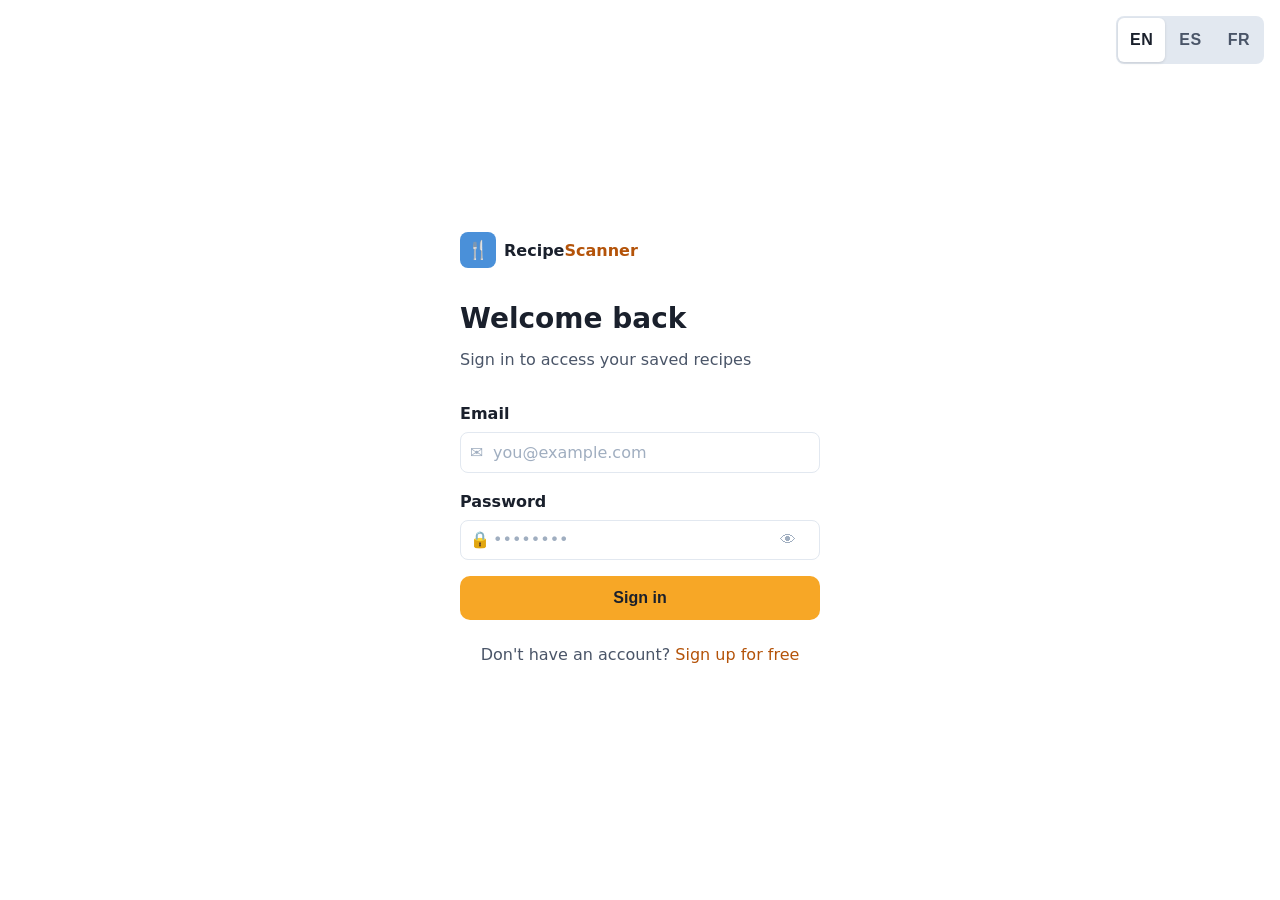
<file: frontend/recipe.html>
<!DOCTYPE html>
<html lang="es">
<head>
  <meta charset="UTF-8">
  <meta name="viewport" content="width=device-width, initial-scale=1.0">
  <link rel="icon" href="data:image/svg+xml,%3Csvg xmlns=%22http://www.w3.org/2000/svg%22 viewBox=%220 0 100 100%22%3E%3Ctext y=%22.9em%22 font-size=%2290%22%3E🍽️%3C/text%3E%3C/svg%3E">
  <title>RecipeScanner — Recipe</title>
  <meta name="description" content="View recipe details, ingredient costs, and translations in English, Spanish, and French.">
  <link rel="preconnect" href="https://recipe-scanner-kfnm.onrender.com">
  <link rel="preconnect" href="https://mqxnxdfrmdioqyzpmvaz.supabase.co" crossorigin>
  <link rel="stylesheet" href="css/style.css">
  <script src="js/theme.js"></script>
</head>
<body>


  <!-- Sidebar -->
  <aside class="sidebar">
    <div class="sidebar-logo">
      <a href="home.html" class="logo">
        <div class="logo-icon">🍴</div>
        <span class="logo-text">Recipe<span>Scanner</span></span>
      </a>
    </div>
    <nav class="sidebar-nav">
      <a href="home.html" class="nav-item">
        <span class="nav-icon">🏠</span>
        <span data-i18n="nav_home">Home</span>
      </a>
      <a href="dashboard.html" class="nav-item active">
        <span class="nav-icon">📖</span>
        <span data-i18n="nav_recipes">My Recipes</span>
      </a>
      <a href="scan.html" class="nav-item">
        <span class="nav-icon">⚡</span>
        <span data-i18n="nav_scan">Scan Recipe</span>
      </a>
      <a href="prices.html" class="nav-item">
        <span class="nav-icon">🏷</span>
        <span data-i18n="nav_prices">My Prices</span>
      </a>
      <a href="account.html" class="nav-item mobile-only-nav">
        <span class="nav-icon">👤</span>
        <span data-i18n="nav_profile">Profile</span>
      </a>
    </nav>
    <div class="lang-fixed lang-toggle">
        <button class="lang-btn" data-lang="en" onclick="setLang('en')">EN</button>
        <button class="lang-btn" data-lang="es" onclick="setLang('es')">ES</button>
        <button class="lang-btn" data-lang="fr" onclick="setLang('fr')">FR</button>
        <button class="theme-toggle" onclick="toggleTheme()">🌙</button>
      </div>
      <div class="sidebar-lang">
      <div class="lang-toggle">
        <button class="lang-btn" data-lang="en" onclick="setLang('en')">EN</button>
        <button class="lang-btn" data-lang="es" onclick="setLang('es')">ES</button>
        <button class="lang-btn" data-lang="fr" onclick="setLang('fr')">FR</button>
      </div>
      <button class="theme-toggle" onclick="toggleTheme()">🌙</button>
    </div>
    <div class="sidebar-user">
      <div class="avatar" id="user-avatar">
        <span id="avatar-initials">?</span>
  
      </div>
      <div class="sidebar-user-info">
        <span class="sidebar-user-firstname" id="user-firstname">…</span>
        <span class="sidebar-user-lastname" id="user-lastname"></span>
      </div>
      <div class="user-menu-wrapper">
        <button class="sidebar-user-menu" onclick="toggleUserMenu(event)" aria-label="Menú de usuario">⋯</button>
        <div class="user-dropdown" id="user-dropdown">
          <a href="account.html" class="user-dropdown-item">⚙️ <span data-i18n="nav_account">Account Settings</span></a>
          <button class="user-dropdown-item user-dropdown-logout" onclick="logout()">⏻ <span data-i18n="nav_signout">Log out</span></button>
        </div>
      </div>
    </div>
  </aside>
  <button class="sidebar-toggle-btn" onclick="toggleSidebar()" title="Toggle sidebar" aria-label="Toggle sidebar">
    <svg xmlns="http://www.w3.org/2000/svg" width="16" height="16" viewBox="0 0 24 24" fill="none" stroke="currentColor" stroke-width="2" stroke-linecap="round" stroke-linejoin="round" aria-hidden="true"><rect width="18" height="18" x="3" y="3" rx="2"/><path d="M9 3v18"/></svg>
  </button>

  <!-- Main content -->
  <main class="app-layout" id="main-content">
    <div class="loading-center"><div class="spinner"></div></div>
  
    <footer class="app-footer">
      <p data-i18n="footer_disclaimer">RecipeScanner no está afiliado ni patrocinado por ninguna de las marcas o supermercados mencionados en esta aplicación.</p>
    </footer>
</main>

  <!-- Modal: edit recipe -->
  <div class="modal-overlay" id="edit-modal">
    <div class="modal">
      <h2 data-i18n="modal_edit_recipe">Edit recipe</h2>
      <div id="edit-error" class="alert alert-error" style="display:none"></div>
      <div class="form-group">
        <label>
          <span data-i18n="label_title_req">Title</span>
          <span id="e-lang-badge" style="margin-left:0.4rem;font-size:0.72rem;font-weight:700;background:var(--orange);color:#fff;border-radius:4px;padding:1px 6px;vertical-align:middle;"></span>
        </label>
        <input type="text" id="e-title">
        <p id="e-title-original" style="font-size:0.75rem;color:var(--text-muted);margin-top:0.3rem;"></p>
      </div>
      <div class="form-group">
        <label data-i18n="label_desc">Description</label>
        <textarea id="e-desc" rows="2"></textarea>
      </div>
      <div class="form-row">
        <div class="form-group">
          <label data-i18n="label_servings">Servings</label>
          <input type="number" id="e-servings" min="0">
        </div>
        <div class="form-group">
          <label data-i18n="label_prep">Prep time (min)</label>
          <input type="number" id="e-prep" min="0">
        </div>
      </div>
      <div class="form-group">
        <label data-i18n="label_category">Category</label>
        <select id="e-category" data-cat-select class="form-select"></select>
      </div>
      <div class="modal-footer">
        <button class="btn btn-outline" data-i18n="btn_cancel" onclick="closeEditModal()">Cancel</button>
        <button class="btn btn-orange" data-i18n="btn_save" onclick="saveRecipe()">Save</button>
      </div>
    </div>
  </div>

  <!-- Modal: edit ingredient -->
  <div class="modal-overlay" id="ing-edit-modal">
    <div class="modal">
      <h2 data-i18n="modal_edit_ing">Edit ingredient</h2>
      <div id="ing-edit-error" class="alert alert-error" style="display:none"></div>
      <input type="hidden" id="ing-edit-id">
      <div class="form-group">
        <label data-i18n="label_name_req">Name *</label>
        <input type="text" id="ing-edit-name" data-i18n-placeholder="ph_ing_name" placeholder="Flour">
      </div>
      <div class="form-row">
        <div class="form-group">
          <label data-i18n="label_qty_req">Quantity *</label>
          <input type="text" id="ing-edit-qty" placeholder="500">
        </div>
        <div class="form-group">
          <label data-i18n="label_unit_req">Unit *</label>
          <input type="text" id="ing-edit-unit" placeholder="g">
        </div>
      </div>
      <div class="modal-footer">
        <button class="btn btn-outline" data-i18n="btn_cancel" onclick="closeEditIngModal()">Cancel</button>
        <button class="btn btn-orange" data-i18n="btn_save" onclick="saveEditIng()">Save</button>
      </div>
    </div>
  </div>

  <!-- Modal: add step -->
  <div class="modal-overlay" id="step-add-modal">
    <div class="modal">
      <h2 data-i18n="modal_add_step">Add step</h2>
      <div id="step-add-error" class="alert alert-error" style="display:none"></div>
      <div class="form-group" style="max-width:120px;">
        <label data-i18n="label_step_num">Step #</label>
        <input type="number" id="step-add-num" min="1">
      </div>
      <div class="form-group">
        <label data-i18n="label_step_desc_req">Description *</label>
        <textarea id="step-add-desc" rows="4"></textarea>
      </div>
      <div class="modal-footer">
        <button class="btn btn-outline" data-i18n="btn_cancel" onclick="closeAddStepModal()">Cancel</button>
        <button class="btn btn-orange" data-i18n="btn_add" onclick="saveNewStep()">Add</button>
      </div>
    </div>
  </div>

  <!-- Modal: edit step -->
  <div class="modal-overlay" id="step-edit-modal">
    <div class="modal">
      <h2 data-i18n="modal_edit_step">Edit step</h2>
      <div id="step-edit-error" class="alert alert-error" style="display:none"></div>
      <input type="hidden" id="step-edit-id">
      <div class="form-group" style="max-width:120px;">
        <label data-i18n="label_step_num">Step #</label>
        <input type="number" id="step-edit-num" min="1">
      </div>
      <div class="form-group">
        <label data-i18n="label_step_desc_req">Description *</label>
        <textarea id="step-edit-desc" rows="4"></textarea>
        <p style="font-size:0.75rem;color:var(--text-muted);margin-top:0.3rem;">Tip: <strong>**texto**</strong> → negrita</p>
      </div>
      <div class="modal-footer">
        <button class="btn btn-outline" data-i18n="btn_cancel" onclick="closeEditStepModal()">Cancel</button>
        <button class="btn btn-orange" data-i18n="btn_save" onclick="saveEditStep()">Save</button>
      </div>
    </div>
  </div>

  <!-- Modal: add ingredient -->
  <div class="modal-overlay modal-overlay-transparent" id="ing-modal">
    <div class="modal modal-floating">
      <div class="modal-drag-handle">
        <span data-i18n="modal_add_ing">Add ingredient</span>
        <button class="modal-close-x" aria-label="Cerrar" onclick="closeIngModal()">✕</button>
      </div>
      <div style="padding:1.2rem 1.5rem 1.5rem;">
        <div id="ing-error" class="alert alert-error" style="display:none"></div>
        <div class="form-group">
          <label data-i18n="label_name_req">Name *</label>
          <input type="text" id="ing-name" data-i18n-placeholder="ph_ing_name" placeholder="Flour">
        </div>
        <div class="form-row">
          <div class="form-group">
            <label data-i18n="label_qty_req">Quantity *</label>
            <input type="text" id="ing-qty" placeholder="500">
          </div>
          <div class="form-group">
            <label data-i18n="label_unit_req">Unit *</label>
            <input type="text" id="ing-unit" placeholder="g">
          </div>
        </div>
        <div class="form-group" id="ing-section-group">
          <label data-i18n="label_section">Section</label>
          <select id="ing-section"></select>
        </div>
        <div class="modal-footer" style="padding:0;margin-top:1rem;">
          <button class="btn btn-outline" data-i18n="btn_cancel" onclick="closeIngModal()">Cancel</button>
          <button class="btn btn-orange" data-i18n="btn_add" onclick="addIngredient()">Add</button>
        </div>
      </div>
    </div>
  </div>

  <!-- Modal: set ingredient price (manual override) -->
  <div class="modal-overlay" id="price-modal">
    <div class="modal" style="max-width:500px;">
      <h2 data-i18n="modal_set_price">Set ingredient price</h2>
      <p id="price-modal-ing-name" style="color:var(--text-muted);font-size:0.95rem;margin-bottom:0.75rem;font-weight:600;"></p>
      <div id="price-error" class="alert alert-error" style="display:none"></div>

      <!-- Entry mode toggle -->
      <div class="price-mode-toggle" style="margin-bottom:1rem;">
        <button class="mode-btn active" id="pm-mode-qty" onclick="setPriceMode('qty')" data-i18n="input_mode_qty">By amount</button>
        <button class="mode-btn" id="pm-mode-kg" onclick="setPriceMode('kg')" data-i18n="input_mode_kg">Per kg</button>
      </div>

      <!-- By-amount fields -->
      <div id="pm-qty-fields">
        <div style="display:flex;gap:0.75rem;align-items:flex-end;">
          <div class="form-group" style="flex:1;margin:0;">
            <label data-i18n="label_bought_qty">Quantity bought</label>
            <input type="text" id="pm-bought-qty" inputmode="decimal" placeholder="500">
          </div>
          <div class="form-group" style="flex:1;margin:0;">
            <label data-i18n="label_bought_unit">Unit</label>
            <select id="pm-bought-unit">
              <option value="g">g</option>
              <option value="kg">kg</option>
              <option value="ml">ml</option>
              <option value="l">l</option>
              <option value="unidad">unidad</option>
              <option value="pieza">pieza</option>
            </select>
          </div>
          <div class="form-group" style="flex:1;margin:0;">
            <label data-i18n="label_bought_price">Price paid (€)</label>
            <input type="text" id="pm-bought-price" inputmode="decimal" placeholder="1.50">
          </div>
        </div>
        <p id="pm-price-preview" class="price-preview-text" style="display:none;"></p>
      </div>

      <!-- Per-kg / per-unit field -->
      <div id="pm-kg-field" style="display:none;">
        <div class="form-group">
          <label data-i18n="label_price_unit_req">Price per unit (€) *</label>
          <div style="display:flex;gap:0.5rem;">
            <input type="text" id="price-input" inputmode="decimal" placeholder="2.50" style="flex:1;">
            <button class="btn btn-outline btn-sm" id="off-fetch-btn" onclick="fetchOffPrice()" data-i18n="btn_fetch_off" style="white-space:nowrap;">🌐 Fetch from OFF</button>
          </div>
        </div>
      </div>

      <div class="modal-footer" style="justify-content:space-between;flex-wrap:wrap;gap:0.6rem;">
        <button class="btn btn-danger btn-sm" id="price-clear-btn" onclick="clearManualPrice()" data-i18n="btn_clear_price">Clear override</button>
        <div style="display:flex;gap:0.5rem;">
          <button class="btn btn-outline" data-i18n="btn_cancel" onclick="closePriceModal()">Cancel</button>
          <button class="btn btn-orange" data-i18n="btn_save_price" onclick="saveManualPrice()">Save price</button>
        </div>
      </div>
    </div>
  </div>

  <!-- Modal: upload recipe image -->
  <input type="file" id="recipe-img-input" accept="image/*" multiple style="display:none" onchange="uploadRecipeImage(event)">

  <!-- Modal: confirm delete -->
  <div class="modal-overlay" id="confirm-delete-modal">
    <div class="modal" style="max-width:400px;text-align:center;">
      <div style="font-size:2.5rem;margin-bottom:0.75rem;">🗑️</div>
      <h2 id="confirm-delete-title" style="margin-bottom:0.5rem;"></h2>
      <p id="confirm-delete-desc" style="color:var(--text-muted);font-size:0.9rem;margin-bottom:1.5rem;"></p>
      <div class="modal-footer" style="justify-content:center;gap:0.75rem;">
        <button class="btn btn-outline" data-i18n="btn_cancel" onclick="closeConfirmDelete()">Cancel</button>
        <button class="btn btn-danger" id="confirm-delete-btn">Delete</button>
      </div>
    </div>
  </div>

  <!-- Modal: prompt (section name) -->
  <div class="modal-overlay" id="shared-prompt-modal">
    <div class="modal" style="max-width:420px;">
      <h2 id="shared-prompt-title" style="margin-bottom:1.2rem;"></h2>
      <div class="form-group">
        <input type="text" id="shared-prompt-input" style="width:100%;">
      </div>
      <div class="modal-footer">
        <button class="btn btn-outline" onclick="closePrompt()" data-i18n="btn_cancel">Cancel</button>
        <button class="btn btn-orange" id="shared-prompt-confirm" data-i18n="btn_confirm">Confirm</button>
      </div>
    </div>
  </div>

  <!-- Modal: alert -->
  <div class="modal-overlay" id="shared-alert-modal">
    <div class="modal" style="max-width:420px;text-align:center;">
      <div style="font-size:2rem;margin-bottom:0.75rem;">💡</div>
      <p id="shared-alert-message" style="color:var(--text-muted);font-size:0.95rem;margin-bottom:1.5rem;"></p>
      <button class="btn btn-orange" onclick="closeAlert()" data-i18n="btn_ok">OK</button>
    </div>
  </div>

  <!-- Modal: confirm (shared) -->
  <div class="modal-overlay" id="shared-confirm-modal">
    <div class="modal" style="max-width:400px;text-align:center;">
      <div style="font-size:2.5rem;margin-bottom:0.75rem;">🗑️</div>
      <h2 id="shared-confirm-title" style="margin-bottom:0.5rem;"></h2>
      <p id="shared-confirm-desc" style="color:var(--text-muted);font-size:0.9rem;margin-bottom:1.5rem;"></p>
      <div class="modal-footer" style="justify-content:center;gap:0.75rem;">
        <button class="btn btn-outline" onclick="closeSharedConfirm()" data-i18n="btn_cancel">Cancel</button>
        <button class="btn btn-danger" id="shared-confirm-btn" data-i18n="btn_delete">Delete</button>
      </div>
    </div>
  </div>

  <script src="js/sortable.min.js"></script>
  <script src="js/i18n.js?v=22" defer></script>
  <script src="js/api.js" defer></script>
  <script src="js/recipe.js?v=17" defer></script>
</body>
</html>
</file>
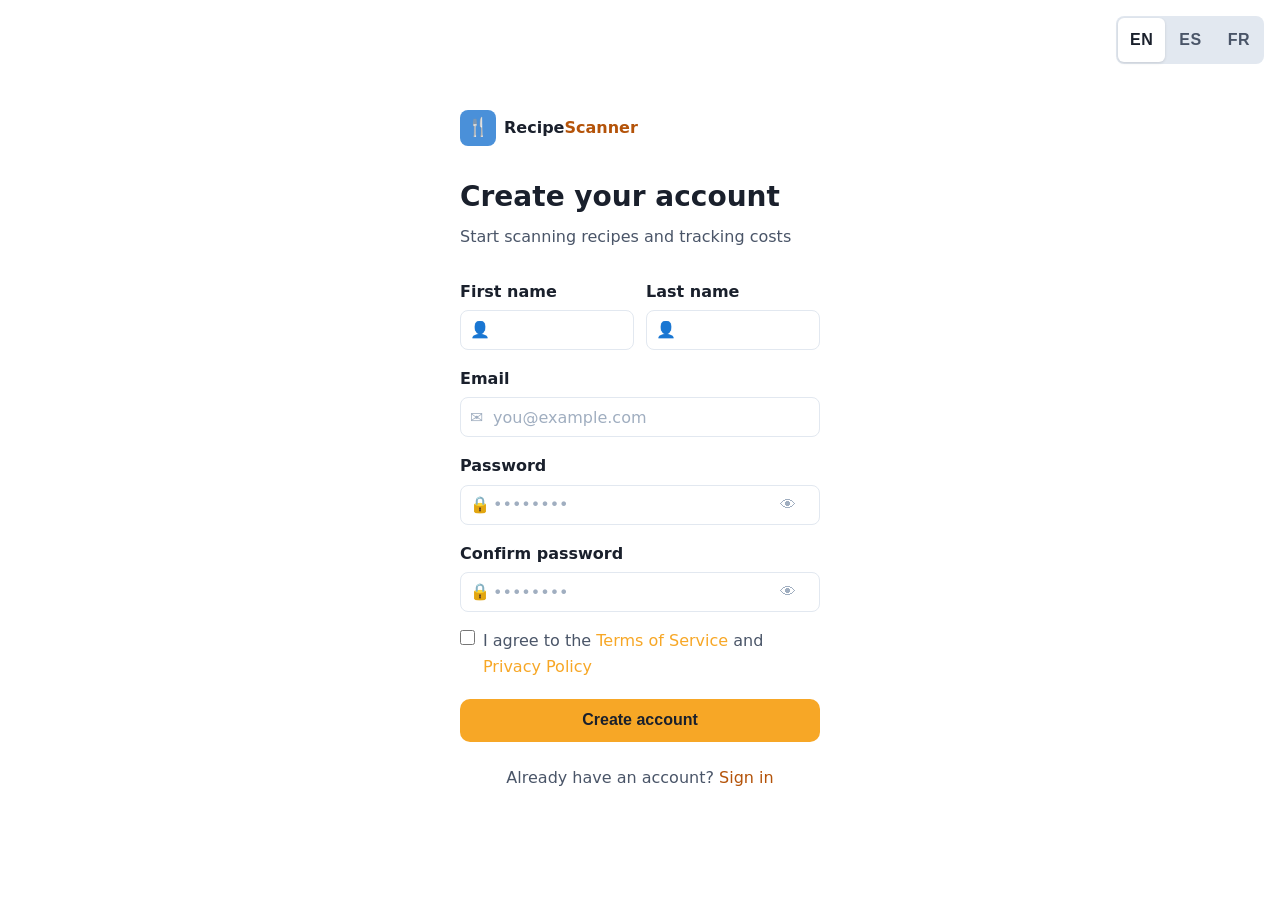
<file: frontend/register.html>
<!DOCTYPE html>
<html lang="es">
<head>
  <meta charset="UTF-8">
  <meta name="viewport" content="width=device-width, initial-scale=1.0">
  <link rel="icon" href="data:image/svg+xml,%3Csvg xmlns=%22http://www.w3.org/2000/svg%22 viewBox=%220 0 100 100%22%3E%3Ctext y=%22.9em%22 font-size=%2290%22%3E🍽️%3C/text%3E%3C/svg%3E">
  <title>RecipeScanner — Create account</title>
  <link rel="stylesheet" href="css/style.css">
</head>
<body class="auth-page">

  <div class="lang-toggle lang-fixed-auth">
    <button class="lang-btn" data-lang="en" onclick="setLang('en')">EN</button>
    <button class="lang-btn" data-lang="es" onclick="setLang('es')">ES</button>
    <button class="lang-btn" data-lang="fr" onclick="setLang('fr')">FR</button>
  </div>

  <main class="auth-card">
    <a href="index.html" class="logo auth-logo">
      <div class="logo-icon">🍴</div>
      <span class="logo-text">Recipe<span>Scanner</span></span>
    </a>

    <h1 data-i18n="signup_title">Create your account</h1>
    <p class="subtitle" data-i18n="signup_sub">Start scanning recipes and tracking costs</p>

<div id="register-error" class="alert alert-error" style="display:none"></div>

    <form onsubmit="handleRegister(event)" novalidate>
      <div class="form-row">
        <div class="form-group">
          <label for="reg-first" data-i18n="label_firstname">First name</label>
          <div class="input-wrap">
            <span class="input-icon">👤</span>
            <input type="text" id="reg-first" placeholder="" autocomplete="given-name">
          </div>
        </div>
        <div class="form-group">
          <label for="reg-last" data-i18n="label_lastname">Last name</label>
          <div class="input-wrap">
            <span class="input-icon">👤</span>
            <input type="text" id="reg-last" placeholder="" autocomplete="family-name">
          </div>
        </div>
      </div>
      <div class="form-group">
        <label for="reg-email" data-i18n="label_email">Email</label>
        <div class="input-wrap">
          <span class="input-icon">✉</span>
          <input type="email" id="reg-email" placeholder="you@example.com" autocomplete="email">
        </div>
      </div>
      <div class="form-group">
        <label for="reg-password" data-i18n="label_password">Password</label>
        <div class="input-wrap">
          <span class="input-icon">🔒</span>
          <input type="password" id="reg-password" placeholder="••••••••" autocomplete="new-password">
          <button type="button" class="input-toggle" aria-label="Mostrar u ocultar contraseña" onclick="togglePwd('reg-password', this)">👁</button>
        </div>
      </div>
      <div class="form-group">
        <label for="reg-confirm" data-i18n="label_confirm">Confirm password</label>
        <div class="input-wrap">
          <span class="input-icon">🔒</span>
          <input type="password" id="reg-confirm" placeholder="••••••••" autocomplete="new-password">
          <button type="button" class="input-toggle" aria-label="Mostrar u ocultar confirmación de contraseña" onclick="togglePwd('reg-confirm', this)">👁</button>
        </div>
      </div>
      <div class="checkbox-row">
        <input type="checkbox" id="reg-terms">
        <label for="reg-terms" data-i18n-html="agree_terms_html">
          I agree to the <a href="terms.html">Terms of Service</a> and <a href="privacy.html">Privacy Policy</a>
        </label>
      </div>
      <button type="submit" class="btn btn-orange btn-full btn-lg" id="register-btn" data-i18n="btn_create_account">
        Create account
      </button>
    </form>

    <div class="auth-footer">
      <span data-i18n="have_account">Already have an account?</span>
      <a href="index.html" data-i18n="link_signin">Sign in</a>
    </div>
  </main>

  <script src="js/i18n.js"></script>
  <script src="js/api.js"></script>
  <script src="js/auth.js"></script>
</body>
</html>
</file>
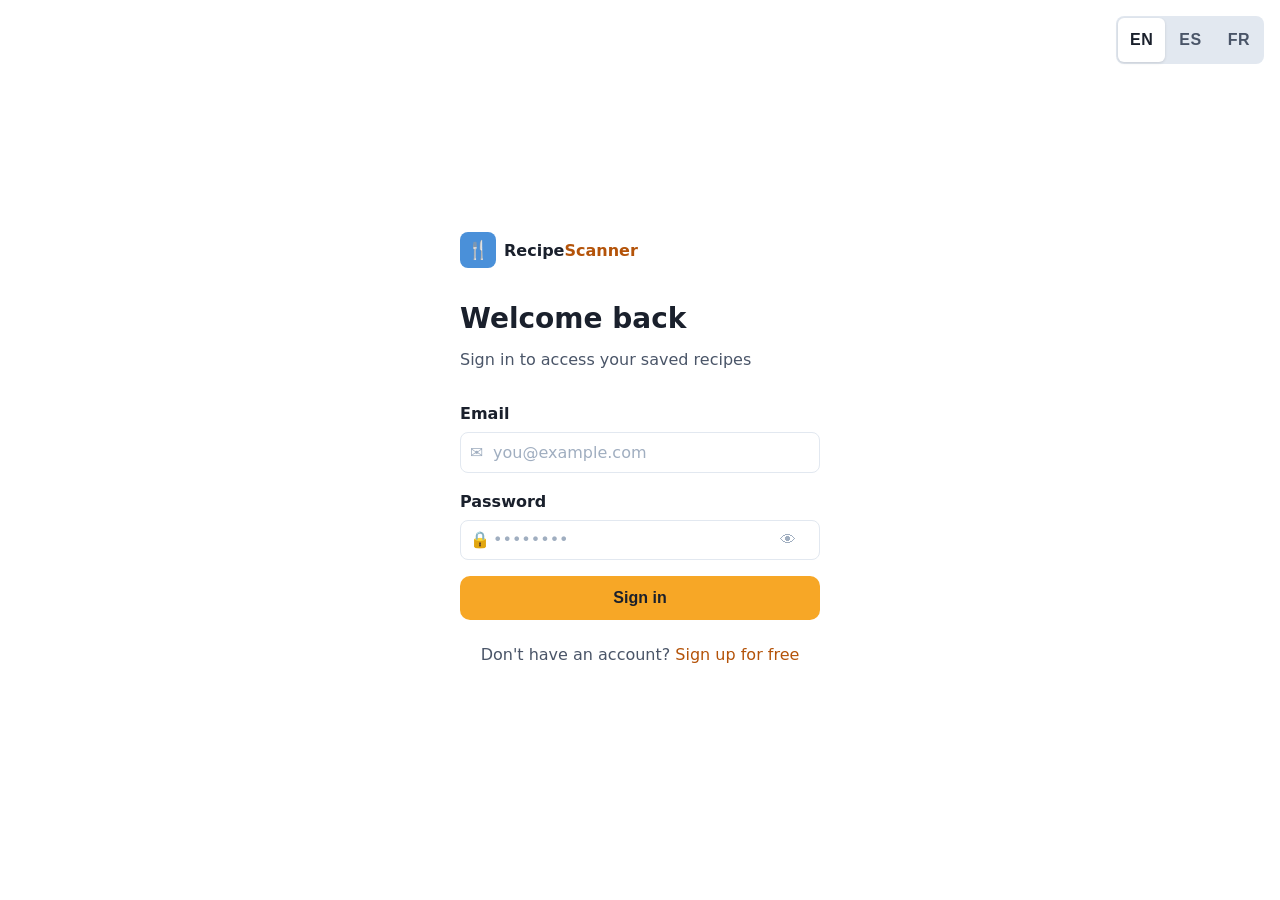
<file: frontend/scan.html>
<!DOCTYPE html>
<html lang="es">
<head>
  <meta charset="UTF-8">
  <meta name="viewport" content="width=device-width, initial-scale=1.0">
  <link rel="icon" href="data:image/svg+xml,%3Csvg xmlns=%22http://www.w3.org/2000/svg%22 viewBox=%220 0 100 100%22%3E%3Ctext y=%22.9em%22 font-size=%2290%22%3E🍽️%3C/text%3E%3C/svg%3E">
  <title>RecipeScanner — Scan Recipe</title>
  <link rel="preconnect" href="https://recipe-scanner-kfnm.onrender.com">
  <link rel="preconnect" href="https://mqxnxdfrmdioqyzpmvaz.supabase.co" crossorigin>
  <link rel="stylesheet" href="css/style.css">
  <script src="js/theme.js"></script>
</head>
<body>


  <!-- Sidebar -->
  <aside class="sidebar">
    <div class="sidebar-logo">
      <a href="home.html" class="logo">
        <div class="logo-icon">🍴</div>
        <span class="logo-text">Recipe<span>Scanner</span></span>
      </a>
    </div>
    <nav class="sidebar-nav">
      <a href="home.html" class="nav-item">
        <span class="nav-icon">🏠</span>
        <span data-i18n="nav_home">Home</span>
      </a>
      <a href="dashboard.html" class="nav-item">
        <span class="nav-icon">📖</span>
        <span data-i18n="nav_recipes">My Recipes</span>
      </a>
      <a href="scan.html" class="nav-item active">
        <span class="nav-icon">⚡</span>
        <span data-i18n="nav_scan">Scan Recipe</span>
      </a>
      <a href="prices.html" class="nav-item">
        <span class="nav-icon">🏷</span>
        <span data-i18n="nav_prices">My Prices</span>
      </a>
      <a href="account.html" class="nav-item mobile-only-nav">
        <span class="nav-icon">👤</span>
        <span data-i18n="nav_profile">Profile</span>
      </a>
    </nav>
    <div class="lang-fixed lang-toggle">
        <button class="lang-btn" data-lang="en" onclick="setLang('en')">EN</button>
        <button class="lang-btn" data-lang="es" onclick="setLang('es')">ES</button>
        <button class="lang-btn" data-lang="fr" onclick="setLang('fr')">FR</button>
        <button class="theme-toggle" onclick="toggleTheme()">🌙</button>
      </div>
      <div class="sidebar-lang">
      <div class="lang-toggle">
        <button class="lang-btn" data-lang="en" onclick="setLang('en')">EN</button>
        <button class="lang-btn" data-lang="es" onclick="setLang('es')">ES</button>
        <button class="lang-btn" data-lang="fr" onclick="setLang('fr')">FR</button>
      </div>
      <button class="theme-toggle" onclick="toggleTheme()">🌙</button>
    </div>
    <div class="sidebar-user">
      <div class="avatar" id="user-avatar">
        <span id="avatar-initials">?</span>
  
      </div>
      <div class="sidebar-user-info">
        <span class="sidebar-user-firstname" id="user-firstname">…</span>
        <span class="sidebar-user-lastname" id="user-lastname"></span>
      </div>
      <div class="user-menu-wrapper">
        <button class="sidebar-user-menu" onclick="toggleUserMenu(event)" aria-label="Menú de usuario">⋯</button>
        <div class="user-dropdown" id="user-dropdown">
          <a href="account.html" class="user-dropdown-item">⚙️ <span data-i18n="nav_account">Account Settings</span></a>
          <button class="user-dropdown-item user-dropdown-logout" onclick="logout()">⏻ <span data-i18n="nav_signout">Log out</span></button>
        </div>
      </div>
    </div>
  </aside>
  <button class="sidebar-toggle-btn" onclick="toggleSidebar()" title="Toggle sidebar" aria-label="Toggle sidebar">
    <svg xmlns="http://www.w3.org/2000/svg" width="16" height="16" viewBox="0 0 24 24" fill="none" stroke="currentColor" stroke-width="2" stroke-linecap="round" stroke-linejoin="round" aria-hidden="true"><rect width="18" height="18" x="3" y="3" rx="2"/><path d="M9 3v18"/></svg>
  </button>

  <!-- Main content -->
  <main class="app-layout">
    <div class="page-header">
      <div>
        <h1 data-i18n="scan_title">Scan a Recipe</h1>
        <p class="sub" data-i18n="scan_sub">Extract ingredients and steps automatically with AI</p>
      </div>
    </div>

    <div class="scan-layout">
      <div class="scan-panel">
        <p style="font-size:0.9rem;font-weight:700;margin-bottom:1rem;" data-i18n="how_add">How would you like to add it?</p>
        <div class="input-method-row">
          <button class="method-btn active" id="method-pdf" onclick="switchMethod('pdf')" data-i18n="method_pdf">📄 Upload PDF</button>
          <button class="method-btn" id="method-type" onclick="openScanCreateModal()" data-i18n="method_type">✏️ Type recipe</button>
        </div>
        <div id="section-pdf">
          <div id="upload-error" class="alert alert-error" style="display:none"></div>
          <div id="upload-success" class="alert alert-success" style="display:none"></div>
          <div class="drop-zone" id="drop-zone" onclick="document.getElementById('file-input').click()">
            <div class="drop-icon">📄</div>
            <h4 data-i18n="drop_title">Drop your PDF here</h4>
            <p data-i18n="drop_or">or click to browse files</p>
            <p id="file-name" style="display:none; margin-top:0.5rem; color:var(--orange); font-weight:600; font-size:0.82rem;"></p>
            <button type="button" class="browse-btn" data-i18n="btn_browse" onclick="event.stopPropagation(); document.getElementById('file-input').click()">Browse files</button>
          </div>
          <input type="file" id="file-input" accept=".pdf" style="display:none" onchange="onFileSelect(event)">
          <p style="font-size:0.82rem; color:var(--text-muted); margin-bottom:0.75rem; font-weight:600;" data-i18n="ext_label">Extraction options</p>
          <div class="extraction-opts">
            <button class="opt-pill active" data-opt="ingredients" data-i18n="opt_ing">🥕 Ingredients</button>
            <button class="opt-pill active" data-opt="steps" data-i18n="opt_steps">📋 Steps</button>
            <button class="opt-pill active" data-opt="time" data-i18n="opt_time">⏱ Time</button>
            <button class="opt-pill active" data-opt="servings" data-i18n="opt_servings">🍽 Servings</button>
          </div>
          <button class="btn btn-orange btn-full btn-lg mt-2" id="scan-btn" data-i18n="btn_scan_ai" onclick="scanPdf()" disabled>⚡ Scan with AI</button>
          <div id="scanning" style="display:none; text-align:center; margin-top:1.5rem;">
            <div class="spinner" style="width:32px;height:32px;border-width:3px; margin:0 auto;"></div>
            <p class="text-muted mt-2" style="font-size:0.85rem;" data-i18n="scanning_msg">AI is analyzing your recipe…</p>
          </div>
        </div>
      </div>

      <div>
        <div class="ai-info-card">
          <p class="powered" data-i18n="ai_powered">Powered by</p>
          <h3 data-i18n="ai_title">Groq + Llama AI</h3>
          <p data-i18n="ai_desc">Ultra-fast extraction of ingredients, steps, cooking times, and servings from any recipe PDF.</p>
          <div class="ai-badges">
            <span class="ai-badge" data-i18n="ai_badge_speed">⚡ ~30s scan</span>
            <span class="ai-badge" data-i18n="ai_badge_lang">🌍 Multilingual</span>
            <span class="ai-badge" data-i18n="ai_badge_acc">📊 High accuracy</span>
          </div>
        </div>
        <div class="last-scan-card" id="last-scan-card" style="display:none">
          <div class="last-scan-header">
            <h4 data-i18n="last_scan">Last scan result</h4>
            <span class="ai-extracted-tag" data-i18n="ai_extracted_tag">AI Extracted</span>
          </div>
          <div id="scan-result-content"></div>
        </div>
        <div class="tips-card">
          <h5 data-i18n="tips_title">💡 Tips for best results</h5>
          <ul>
            <li data-i18n="tip_1">Use PDF files with clear text (not scanned images)</li>
            <li data-i18n="tip_2">One recipe per PDF works best</li>
            <li data-i18n="tip_3">Ingredient quantities should be clearly stated</li>
          </ul>
        </div>
      </div>
    </div>
  
    <footer class="app-footer">
      <p data-i18n="footer_disclaimer">RecipeScanner no está afiliado ni patrocinado por ninguna de las marcas o supermercados mencionados en esta aplicación.</p>
    </footer>
</main>

  <!-- Modal: duplicate recipe -->
  <!-- Modal: create recipe manually from scan page -->
  <div class="modal-overlay" id="scan-create-modal">
    <div class="modal">
      <h2 data-i18n="modal_new_recipe">New recipe</h2>
      <div id="scan-create-error" class="alert alert-error" style="display:none"></div>
      <div class="form-group">
        <label data-i18n="label_title_req">Title *</label>
        <input type="text" id="sc-title" data-i18n-placeholder="ph_recipe_title" placeholder="Apple pie">
      </div>
      <div class="form-group">
        <label data-i18n="label_desc">Description</label>
        <textarea id="sc-desc" data-i18n-placeholder="ph_desc" placeholder="Short description…" rows="2"></textarea>
      </div>
      <div class="form-row">
        <div class="form-group">
          <label data-i18n="label_servings">Servings</label>
          <input type="number" id="sc-servings" min="0" value="0">
        </div>
        <div class="form-group">
          <label data-i18n="label_prep">Prep time (min)</label>
          <input type="number" id="sc-prep" min="0" value="0">
        </div>
      </div>
      <div class="form-group">
        <label data-i18n="label_category">Category</label>
        <select id="sc-category" data-cat-select class="form-select"></select>
      </div>
      <div class="modal-footer">
        <button class="btn btn-outline" data-i18n="btn_cancel" onclick="closeScanCreateModal()">Cancel</button>
        <button class="btn btn-orange" data-i18n="btn_create_recipe" onclick="submitScanCreate()">Create</button>
      </div>
    </div>
  </div>

  <div class="modal-overlay" id="duplicate-modal">
    <div class="modal" style="max-width:420px;">
      <h2 data-i18n="scan_dup_title">Receta duplicada</h2>
      <p id="duplicate-modal-desc" style="margin:0.75rem 0 1.25rem; color:var(--text-muted); font-size:0.9rem;"></p>
      <div class="modal-footer" style="gap:0.75rem; flex-wrap:wrap;">
        <button class="btn btn-outline" onclick="closeDuplicateModal()" data-i18n="btn_cancel">Cancelar</button>
        <button class="btn btn-outline" id="duplicate-view-btn" onclick="viewExistingRecipe()">Ver receta</button>
        <button class="btn btn-orange" onclick="forceCreateRecipe()" data-i18n="scan_dup_create">Crear de todas formas</button>
      </div>
    </div>
  </div>

  <script src="js/i18n.js?v=22" defer></script>
  <script src="js/api.js?v=4" defer></script>
  <script src="js/scan.js?v=5" defer></script>
</body>
</html>
</file>
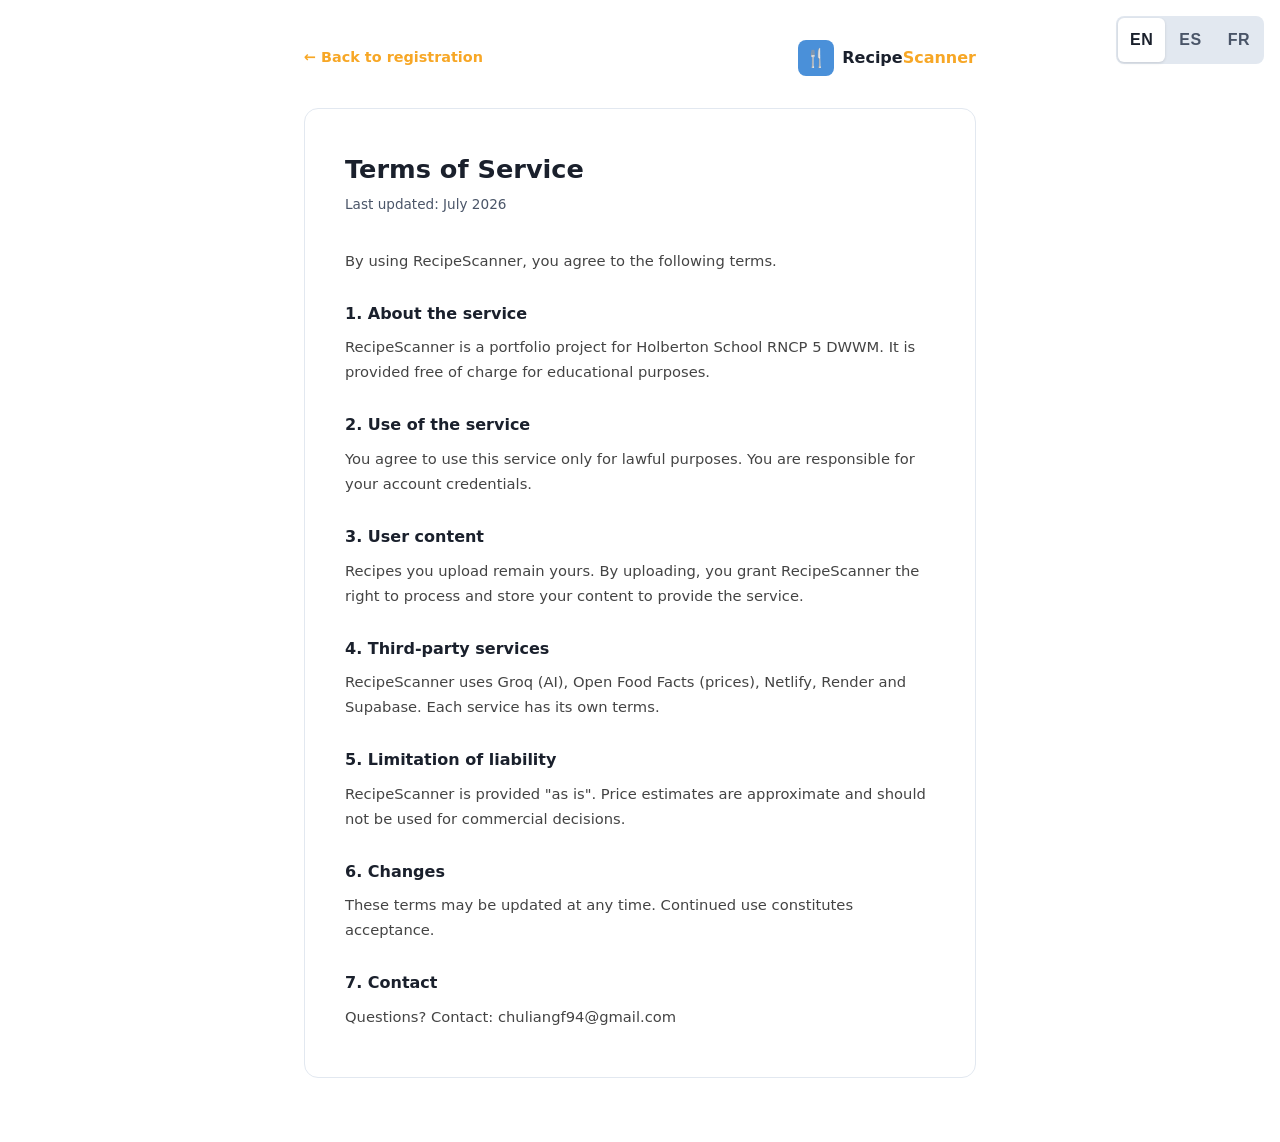
<file: frontend/terms.html>
<!DOCTYPE html>
<html lang="es">
<head>
  <meta charset="UTF-8">
  <meta name="viewport" content="width=device-width, initial-scale=1.0">
  <link rel="icon" href="data:image/svg+xml,%3Csvg xmlns=%22http://www.w3.org/2000/svg%22 viewBox=%220 0 100 100%22%3E%3Ctext y=%22.9em%22 font-size=%2290%22%3E🍽️%3C/text%3E%3C/svg%3E">
  <title>RecipeScanner — Terms of Service</title>
  <link rel="stylesheet" href="css/style.css">
  <style>
    body { background: var(--bg-light); }
    .legal-wrap {
      max-width: 720px;
      margin: 0 auto;
      padding: 2.5rem 1.5rem 4rem;
    }
    .legal-header {
      display: flex;
      align-items: center;
      justify-content: space-between;
      margin-bottom: 2rem;
      flex-wrap: wrap;
      gap: 1rem;
    }
    .legal-back {
      font-size: 0.9rem;
      color: var(--orange);
      text-decoration: none;
      font-weight: 600;
    }
    .legal-back:hover { text-decoration: underline; }
    .legal-card {
      background: #fff;
      border: 1px solid var(--border);
      border-radius: 14px;
      padding: 2.5rem;
    }
    .legal-card h1 {
      font-size: 1.6rem;
      font-weight: 800;
      margin: 0 0 0.25rem;
      color: var(--text);
    }
    .legal-date {
      font-size: 0.85rem;
      color: var(--text-muted);
      margin-bottom: 2rem;
      display: block;
    }
    .legal-card h2 {
      font-size: 1rem;
      font-weight: 700;
      color: var(--text);
      margin: 1.75rem 0 0.5rem;
    }
    .legal-card p, .legal-card li {
      font-size: 0.92rem;
      color: #444;
      line-height: 1.7;
      margin: 0 0 0.5rem;
    }
    .legal-card ul { padding-left: 1.25rem; margin: 0 0 0.5rem; }
    .lang-fixed-legal {
      position: fixed;
      top: 1rem;
      right: 1rem;
      z-index: 100;
    }
  </style>
</head>
<body>

  <div class="lang-fixed-legal">
    <div class="lang-toggle">
      <button class="lang-btn" data-lang="en" onclick="setLang('en')">EN</button>
      <button class="lang-btn" data-lang="es" onclick="setLang('es')">ES</button>
      <button class="lang-btn" data-lang="fr" onclick="setLang('fr')">FR</button>
    </div>
  </div>

  <div class="legal-wrap">
    <div class="legal-header">
      <a href="register.html" class="legal-back">← <span data-i18n="legal_back">Back to registration</span></a>
      <a href="index.html" class="logo">
        <div class="logo-icon">🍴</div>
        <span class="logo-text">Recipe<span>Scanner</span></span>
      </a>
    </div>

    <div class="legal-card">
      <h1 data-i18n="terms_title">Terms of Service</h1>
      <span class="legal-date" data-i18n="legal_date">Last updated: July 2026</span>

      <p data-i18n="terms_intro">By using RecipeScanner, you agree to the following terms. Please read them carefully.</p>

      <h2 data-i18n="terms_h1">1. About the service</h2>
      <p data-i18n="terms_p1">RecipeScanner is a personal portfolio project developed as part of the Holberton School RNCP 5 DWWM certification. It is provided free of charge for demonstration and educational purposes.</p>

      <h2 data-i18n="terms_h2">2. Use of the service</h2>
      <p data-i18n="terms_p2">You agree to use this service only for lawful purposes. You are responsible for maintaining the confidentiality of your account credentials.</p>

      <h2 data-i18n="terms_h3">3. User content</h2>
      <p data-i18n="terms_p3">Recipes and data you upload remain yours. By uploading content, you grant RecipeScanner the right to process and store it in order to provide the service.</p>

      <h2 data-i18n="terms_h4">4. Third-party services</h2>
      <p data-i18n="terms_p4">RecipeScanner uses third-party services including Groq (AI processing), Open Food Facts (ingredient prices), Netlify (frontend hosting), Render (backend hosting) and Supabase (database). Each service has its own terms of use.</p>

      <h2 data-i18n="terms_h5">5. Limitation of liability</h2>
      <p data-i18n="terms_p5">RecipeScanner is provided "as is" without warranties of any kind. Price estimates are approximate and should not be used for commercial decision-making.</p>

      <h2 data-i18n="terms_h6">6. Changes to these terms</h2>
      <p data-i18n="terms_p6">These terms may be updated at any time. Continued use of the service after changes constitutes acceptance of the new terms.</p>

      <h2 data-i18n="terms_h7">7. Contact</h2>
      <p data-i18n="terms_p7">For any questions regarding these terms, contact: chuliangf94@gmail.com</p>
    </div>
  </div>

  <script src="js/i18n.js?v=21"></script>
  <script src="js/api.js"></script>
</body>
</html>
</file>
<file: frontend/css/style.css>
* { box-sizing: border-box; margin: 0; padding: 0; }

:root {
  --orange: #F7A726;
  --orange-hover: #e8941a;
  --orange-light: #FEF3D7;
  --blue: #4A90D9;
  --blue-dark: #2563EB;
  --bg: #f0f2f5;
  --sidebar-bg: #ffffff;
  --card-bg: #ffffff;
  --text: #1a202c;
  --text-muted: #4a5568;
  --text-light: #a0aec0;
  --border: #e2e8f0;
  --radius: 12px;
  --radius-sm: 8px;
  --shadow: 0 1px 3px rgba(0,0,0,0.08), 0 1px 2px rgba(0,0,0,0.04);
  --shadow-md: 0 4px 16px rgba(0,0,0,0.10);
  --sidebar-width: 220px;
}

body {
  font-family: 'Segoe UI', system-ui, -apple-system, sans-serif;
  background: var(--bg);
  color: var(--text);
  font-size: 19px;
  line-height: 1.6;
}

a { color: var(--orange); text-decoration: none; }
a:hover { text-decoration: underline; }

/* ── Logo ─────────────────────────────────────────────────── */
.logo {
  display: flex;
  align-items: center;
  gap: 8px;
  text-decoration: none;
}
.logo-icon {
  width: 36px;
  height: 36px;
  background: var(--blue);
  border-radius: 8px;
  display: flex;
  align-items: center;
  justify-content: center;
  font-size: 18px;
}
.logo-text { font-size: 1rem; font-weight: 700; color: var(--text); }
.logo-text span { color: var(--orange); }
.logo:hover { text-decoration: none; }

/* ── Sidebar ─────────────────────────────────────────────── */
.sidebar {
  position: fixed;
  top: 0;
  left: 0;
  width: var(--sidebar-width);
  height: 100vh;
  background: var(--sidebar-bg);
  border-right: 1px solid var(--border);
  display: flex;
  flex-direction: column;
  padding: 1.2rem 0;
  z-index: 100;
  transition: width 0.22s ease, padding 0.22s ease, border-color 0.22s ease;
  overflow: hidden;
}
.app-layout { transition: margin-left 0.22s ease; }

/* Collapsible sidebar (desktop only) */
@media (min-width: 961px) {
  html.sidebar-collapsed .sidebar {
    width: 0;
    padding: 0;
    border-right-color: transparent;
  }
  html.sidebar-collapsed .app-layout { margin-left: 0; }
  html.sidebar-collapsed .sidebar-toggle-btn { left: 0.5rem; }
}

/* Single always-visible sidebar toggle (panel icon, like Claude) */
.sidebar-toggle-btn {
  position: fixed;
  top: 0.85rem;
  left: calc(var(--sidebar-width) - 2.4rem);
  width: 28px;
  height: 28px;
  display: flex;
  align-items: center;
  justify-content: center;
  background: transparent;
  border: none;
  border-radius: 6px;
  cursor: pointer;
  color: var(--text-muted);
  z-index: 200;
  transition: left 0.22s ease, background 0.15s, color 0.15s;
  padding: 0;
}
.sidebar-toggle-btn:hover {
  background: var(--bg-alt, var(--bg));
  color: var(--text);
}
@media (max-width: 960px) {
  .sidebar-toggle-btn { display: none; }
}

.sidebar-logo {
  padding: 0 1.2rem 1.5rem;
  border-bottom: 1px solid var(--border);
  margin-bottom: 0.75rem;
}

.sidebar-nav {
  flex: 1;
  display: flex;
  flex-direction: column;
  gap: 2px;
  padding: 0 0.6rem;
}

.nav-item {
  display: flex;
  align-items: center;
  gap: 0.65rem;
  padding: 0.65rem 0.9rem;
  border-radius: var(--radius-sm);
  color: var(--text-muted);
  font-size: 1rem;
  font-weight: 500;
  cursor: pointer;
  text-decoration: none;
  transition: background 0.15s, color 0.15s;
  position: relative;
}

.nav-item:hover { background: var(--bg); color: var(--text); text-decoration: none; }
.nav-item.active { background: var(--orange-light); color: #92400e; }

.nav-item .nav-icon { font-size: 1rem; width: 20px; text-align: center; }

.nav-badge {
  margin-left: auto;
  background: var(--orange);
  color: #fff;
  font-size: 1rem;
  font-weight: 700;
  border-radius: 10px;
  padding: 1px 7px;
  min-width: 20px;
  text-align: center;
}

.sidebar-user {
  padding: 1rem 1.2rem 0.5rem;
  border-top: 1px solid var(--border);
  display: flex;
  align-items: center;
  gap: 0.75rem;
}

.avatar {
  width: 52px;
  height: 52px;
  border-radius: 50%;
  background: var(--blue);
  color: #fff;
  display: flex;
  align-items: center;
  justify-content: center;
  font-size: 1.15rem;
  font-weight: 700;
  flex-shrink: 0;
}

.sidebar-user-info {
  flex: 1;
  display: flex;
  flex-direction: column;
  overflow: hidden;
}

.sidebar-user-firstname {
  font-size: 1rem;
  font-weight: 700;
  color: var(--text);
  white-space: nowrap;
  overflow: hidden;
  text-overflow: ellipsis;
  line-height: 1.3;
}

.sidebar-user-lastname {
  font-size: 1rem;
  font-weight: 500;
  color: var(--text-muted);
  white-space: nowrap;
  overflow: hidden;
  text-overflow: ellipsis;
  line-height: 1.3;
}

.sidebar-user-menu {
  background: none;
  border: none;
  cursor: pointer;
  color: var(--text-muted);
  font-size: 1.2rem;
  padding: 4px 6px;
  border-radius: 6px;
  transition: color 0.15s, background 0.15s;
  line-height: 1;
}
.sidebar-user-menu:hover {
  color: var(--text);
  background: var(--border);
}

.user-menu-wrapper {
  position: relative;
  flex-shrink: 0;
}
.user-dropdown {
  display: none;
  position: absolute;
  bottom: calc(100% + 8px);
  right: 0;
  background: #fff;
  border: 1px solid var(--border);
  border-radius: 10px;
  box-shadow: 0 4px 16px rgba(0,0,0,0.12);
  min-width: 190px;
  z-index: 200;
  overflow: hidden;
}
.user-dropdown.open { display: block; }
.user-dropdown-item {
  display: flex;
  align-items: center;
  gap: 0.6rem;
  padding: 0.7rem 1rem;
  font-size: 0.9rem;
  color: var(--text);
  text-decoration: none;
  cursor: pointer;
  border: none;
  background: none;
  width: 100%;
  text-align: left;
  transition: background 0.12s;
}
.user-dropdown-item:hover { background: var(--bg-light); }
.user-dropdown-logout {
  color: #DC2626;
  border-top: 1px solid var(--border);
}
.user-dropdown-logout:hover { background: #FEE2E2; }

/* ── App Layout ──────────────────────────────────────────── */
.app-layout {
  margin-left: var(--sidebar-width);
  min-height: 100vh;
  padding: 2rem 1rem;
}

/* ── Auth pages ─────────────────────────────────────────── */
.auth-page {
  min-height: 100vh;
  background: #fff;
  display: flex;
  align-items: center;
  justify-content: center;
  padding: 2rem;
}

.auth-card {
  width: 100%;
  max-width: 360px;
}

.auth-card .auth-logo { margin-bottom: 1.8rem; }

.auth-card h1 {
  font-size: 1.75rem;
  font-weight: 800;
  color: var(--text);
  margin-bottom: 0.3rem;
}

.auth-card .subtitle {
  color: var(--text-muted);
  font-size: 1rem;
  margin-bottom: 1.8rem;
}

.trust-row {
  display: flex;
  gap: 0.5rem;
  background: var(--bg);
  border-radius: 8px;
  padding: 0.6rem 1rem;
  margin-bottom: 1.5rem;
  justify-content: center;
}

.trust-item {
  font-size: 1rem;
  color: var(--text-muted);
  display: flex;
  align-items: center;
  gap: 4px;
}

/* ── Forms ─────────────────────────────────────────────── */
.form-group { margin-bottom: 1rem; }
.form-row { display: flex; gap: 0.75rem; }
.form-row .form-group { flex: 1; }
.form-select { cursor: pointer; appearance: auto; }

label {
  display: block;
  font-size: 1rem;
  font-weight: 600;
  color: var(--text);
  margin-bottom: 0.35rem;
}

.input-wrap {
  position: relative;
  display: flex;
  align-items: center;
}

.input-wrap .input-icon {
  position: absolute;
  left: 10px;
  color: var(--text-light);
  font-size: 1rem;
  pointer-events: none;
}

input, textarea, select {
  width: 100%;
  border: 1.5px solid var(--border);
  border-radius: 8px;
  padding: 0.6rem 0.85rem;
  font-size: 1rem;
  color: var(--text);
  background: #fff;
  transition: border-color 0.2s;
  font-family: inherit;
}

.input-wrap input { padding-left: 32px; }

input:focus, textarea:focus, select:focus {
  outline: none;
  border-color: var(--orange);
  box-shadow: 0 0 0 3px rgba(255, 130, 50, 0.18);
}

input::placeholder, textarea::placeholder { color: var(--text-light); }

.input-toggle {
  position: absolute;
  right: 10px;
  background: none;
  border: none;
  cursor: pointer;
  color: var(--text-light);
  font-size: 1rem;
  min-width: 44px;
  min-height: 44px;
  display: flex;
  align-items: center;
  justify-content: center;
}

.checkbox-row {
  display: flex;
  align-items: flex-start;
  gap: 0.5rem;
  margin-bottom: 1.2rem;
}

.checkbox-row input[type=checkbox] {
  width: 15px;
  height: 15px;
  margin-top: 2px;
  flex-shrink: 0;
}

.checkbox-row label {
  font-size: 1rem;
  font-weight: 400;
  color: var(--text-muted);
  margin: 0;
}

.forgot-link {
  display: block;
  text-align: right;
  font-size: 1rem;
  margin-top: 0.3rem;
  color: #b45309;
}

/* ── Buttons ────────────────────────────────────────────── */
.btn {
  display: inline-flex;
  align-items: center;
  justify-content: center;
  gap: 6px;
  padding: 0.65rem 1.2rem;
  border: none;
  border-radius: 8px;
  font-size: 1rem;
  font-weight: 600;
  cursor: pointer;
  transition: background 0.15s, opacity 0.15s;
  text-decoration: none;
  white-space: nowrap;
}

.btn-orange { background: var(--orange); color: #1a202c; }
.btn-orange:hover { background: var(--orange-hover); color: #1a202c; text-decoration: none; }

.btn-outline {
  background: #fff;
  color: var(--text);
  border: 1.5px solid var(--border);
}
.btn-outline:hover { border-color: var(--text-muted); text-decoration: none; }

.btn-ghost {
  background: transparent;
  color: var(--text-muted);
  border: 1.5px solid var(--border);
}
.btn-ghost:hover { color: var(--text); text-decoration: none; }

.btn-danger { background: #FEE2E2; color: #991b1b; border: none; }
.btn-danger:hover { background: #FECACA; }

.btn-edit { background: var(--orange-light); color: #92400e; border: none; }
.btn-edit:hover { background: #fde8b0; }

.btn-full { width: 100%; }
.btn-sm { padding: 0.4rem 0.85rem; font-size: 1rem; }
.btn-lg { padding: 0.8rem 1.5rem; font-size: 1rem; border-radius: 10px; }

/* ── Auth footer ────────────────────────────────────────── */
.auth-footer {
  text-align: center;
  margin-top: 1.4rem;
  font-size: 1rem;
  color: var(--text-muted);
}
.auth-footer a { color: #b45309; }
.auth-page .logo-text span { color: #b45309; }

/* ── Dashboard header ──────────────────────────────────── */
.page-header {
  display: flex;
  align-items: flex-start;
  justify-content: space-between;
  margin-bottom: 1.5rem;
  gap: 1rem;
  flex-wrap: wrap;
}

.page-header h1 { font-size: 1.85rem; font-weight: 800; }
.page-header .sub { color: var(--text-muted); font-size: 1rem; margin-top: 2px; }

/* ── Search ─────────────────────────────────────────────── */
.search-bar {
  position: relative;
  margin-bottom: 1.2rem;
}

.search-bar .search-icon {
  position: absolute;
  left: 12px;
  top: 50%;
  transform: translateY(-50%);
  color: var(--text-light);
  font-size: 1rem;
}

.search-bar input {
  padding-left: 36px;
  background: #fff;
  border-radius: 10px;
  height: 42px;
  font-size: 1rem;
}

/* ── Category filters + sort ────────────────────────────── */
.filter-sort-row {
  display: flex;
  align-items: flex-start;
  justify-content: space-between;
  gap: 0.75rem;
  margin-bottom: 1.5rem;
  flex-wrap: wrap;
}

.filter-bar {
  display: flex;
  align-items: center;
  gap: 0.5rem;
  flex-wrap: wrap;
  flex: 1;
}

.sort-select {
  padding: 0.2rem 0.65rem;
  border-radius: 20px;
  border: 1.5px solid var(--border);
  background: #fff;
  font-size: 0.82rem;
  font-weight: 500;
  color: var(--text-muted);
  cursor: pointer;
  outline: none;
  white-space: nowrap;
  flex-shrink: 0;
}
.sort-select:focus { border-color: var(--orange); color: var(--text); }

.filter-label {
  font-size: 0.8rem;
  font-weight: 600;
  color: var(--text-muted);
  white-space: nowrap;
  padding-top: 0.3rem;
}

.filter-pill {
  padding: 0.2rem 0.75rem;
  border-radius: 20px;
  border: 1.5px solid var(--border);
  background: #fff;
  font-size: 0.82rem;
  font-weight: 500;
  cursor: pointer;
  color: var(--text-muted);
  transition: border-color 0.15s, color 0.15s, background-color 0.15s;
}

.filter-pill:hover { border-color: var(--orange); color: var(--orange); }
.filter-pill.active { background: var(--orange); border-color: var(--orange); color: #1a202c; }

.pill-count {
  display: inline-block;
  background: rgba(0,0,0,0.08);
  border-radius: 10px;
  font-size: 0.72rem;
  font-weight: 700;
  padding: 0 6px;
  margin-left: 4px;
  line-height: 1.6;
  vertical-align: middle;
}
.filter-pill.active .pill-count { background: rgba(0,0,0,0.12); color: #1a202c; }

.cat-dot {
  display: inline-block;
  width: 8px;
  height: 8px;
  border-radius: 50%;
  margin-right: 5px;
  vertical-align: middle;
  flex-shrink: 0;
}
.filter-pill.active .cat-dot { box-shadow: 0 0 0 1.5px rgba(255,255,255,0.55); }

.price-btn {
  margin-left: auto;
  background: var(--orange-light);
  color: var(--orange);
  border: 1.5px solid #f5c96a;
  padding: 0.35rem 0.9rem;
  border-radius: 8px;
  font-size: 1rem;
  font-weight: 600;
  cursor: pointer;
  display: flex;
  align-items: center;
  gap: 5px;
}

/* ── Recipe count + load more ───────────────────────────── */
.recipe-count {
  font-size: 0.8rem;
  color: var(--text-muted);
  margin-bottom: 0.9rem;
}
.load-more-wrap {
  display: flex;
  justify-content: center;
  margin-top: 1.75rem;
  padding-bottom: 0.5rem;
}
.load-more-btn { min-width: 160px; }

/* ── Recipe cards ───────────────────────────────────────── */
.recipe-grid {
  display: grid;
  grid-template-columns: repeat(auto-fill, minmax(240px, 1fr));
  gap: 1.2rem;
}

.recipe-card {
  background: var(--card-bg);
  border-radius: var(--radius);
  border: 1px solid var(--border);
  overflow: hidden;
  box-shadow: var(--shadow);
  transition: box-shadow 0.2s, transform 0.15s;
  cursor: pointer;
  text-decoration: none;
  color: var(--text);
  display: block;
}

.recipe-card:hover {
  box-shadow: var(--shadow-md);
  transform: translateY(-2px);
  text-decoration: none;
}

.card-banner {
  height: 110px;
  display: flex;
  align-items: center;
  justify-content: center;
  font-size: 3rem;
  position: relative;
}

.card-banner .cat-badge {
  position: absolute;
  top: 8px;
  left: 8px;
  background: rgba(255,255,255,0.85);
  border-radius: 6px;
  padding: 2px 8px;
  font-size: 1rem;
  font-weight: 600;
  color: var(--text);
}

.card-banner .scanned-badge {
  position: absolute;
  top: 8px;
  right: 8px;
  background: rgba(255,255,255,0.85);
  border-radius: 6px;
  padding: 2px 8px;
  font-size: 1rem;
  font-weight: 600;
  color: #7c3aed;
}

.card-body { padding: 0.9rem 1rem; }
.card-title { font-size: 1rem; font-weight: 700; margin-bottom: 0.5rem; }

.card-meta {
  display: flex;
  flex-wrap: wrap;
  gap: 0.5rem;
  font-size: 1rem;
  color: var(--text-muted);
  margin-bottom: 0.75rem;
}

.card-meta span { display: flex; align-items: center; gap: 3px; }

.card-footer {
  display: flex;
  align-items: center;
  justify-content: space-between;
}

.view-btn {
  background: var(--orange);
  color: #1a202c;
  border: none;
  border-radius: 6px;
  padding: 0.3rem 0.75rem;
  font-size: 1rem;
  font-weight: 600;
  cursor: pointer;
  transition: background 0.15s;
  text-decoration: none;
}
.view-btn:hover { background: var(--orange-hover); text-decoration: none; color: #1a202c; }

.card-delete-btn {
  background: none;
  border: none;
  cursor: pointer;
  font-size: 1rem;
  padding: 0.3rem 0.5rem;
  border-radius: 6px;
  color: var(--text-muted);
  transition: background 0.15s, color 0.15s;
  line-height: 1;
}
.card-delete-btn:hover { background: #FEE2E2; color: #DC2626; }

/* ── Banner colors per category ────────────────────────── */
.banner-appetizer   { background: linear-gradient(135deg, #5eead4, #0d9488); }
.banner-bakery      { background: linear-gradient(135deg, #fcd34d, #b45309); }
.banner-bread       { background: linear-gradient(135deg, #e4c9a0, #78350f); }
.banner-breakfast   { background: linear-gradient(135deg, #fed7aa, #ea580c); }
.banner-cake        { background: linear-gradient(135deg, #f9a8d4, #db2777); }
.banner-chicken     { background: linear-gradient(135deg, #fde047, #a16207); }
.banner-desserts    { background: linear-gradient(135deg, #c4b5fd, #7c3aed); }
.banner-drink       { background: linear-gradient(135deg, #bae6fd, #0284c7); }
.banner-fish        { background: linear-gradient(135deg, #93c5fd, #1d4ed8); }
.banner-main-course { background: linear-gradient(135deg, #fca5a5, #dc2626); }
.banner-meat        { background: linear-gradient(135deg, #fda4af, #9f1239); }
.banner-pasta       { background: linear-gradient(135deg, #a5b4fc, #4338ca); }
.banner-rice        { background: linear-gradient(135deg, #d9f99d, #4d7c0f); }
.banner-salad       { background: linear-gradient(135deg, #86efac, #15803d); }
.banner-sandwich    { background: linear-gradient(135deg, #fef08a, #854d0e); }
.banner-seafood     { background: linear-gradient(135deg, #a5f3fc, #0e7490); }
.banner-snack       { background: linear-gradient(135deg, #fb923c, #c2410c); }
.banner-soup        { background: linear-gradient(135deg, #fdba74, #92400e); }
.banner-vegan       { background: linear-gradient(135deg, #a3e635, #3f6212); }
.banner-vegetarian  { background: linear-gradient(135deg, #6ee7b7, #047857); }
.banner-default     { background: linear-gradient(135deg, #e2e8f0, #94a3b8); }

/* ── Recipe detail ──────────────────────────────────────── */
.detail-header {
  margin-bottom: 1.5rem;
}

.detail-header h1 { font-size: 1.75rem; font-weight: 800; }

/* ── Back link ───────────────────────────────────────────── */
.back-link {
  display: inline-flex;
  align-items: center;
  gap: 4px;
  font-size: 0.85rem;
  font-weight: 600;
  color: var(--text-muted);
  text-decoration: none;
  margin-bottom: 0.6rem;
  transition: color 0.15s;
}
.back-link:hover { color: var(--orange); text-decoration: none; }

/* ── Recipe header two-column layout ──────────────────────── */
.recipe-header-grid {
  display: grid;
  grid-template-columns: 1fr 220px;
  gap: 1.8rem;
  align-items: start;
  background: var(--card-bg);
  padding: 1.75rem 2rem;
  border-radius: var(--radius);
  margin-bottom: 1.5rem;
  box-shadow: var(--shadow);
}

.recipe-header-grid h1 { font-size: 1.75rem; font-weight: 800; }

.recipe-header-photo {
  width: 220px;
  height: 220px;
  border-radius: var(--radius);
  overflow: hidden;
  position: relative;
  cursor: pointer;
  flex-shrink: 0;
}

.recipe-header-photo img {
  width: 100%;
  height: 100%;
  object-fit: cover;
}

.recipe-header-photo-empty {
  background: var(--bg);
  border: 2px dashed var(--border);
  display: flex;
  flex-direction: column;
  align-items: center;
  justify-content: center;
  gap: 0.4rem;
  transition: border-color 0.15s, background 0.15s;
}

.recipe-header-photo-empty:hover {
  border-color: var(--orange);
  background: #fff8ed;
}

.recipe-header-photo-overlay {
  position: absolute;
  inset: 0;
  background: rgba(0,0,0,0.45);
  display: flex;
  align-items: center;
  justify-content: center;
  color: #fff;
  font-size: 1rem;
  font-weight: 600;
  opacity: 0;
  transition: opacity 0.15s;
  border-radius: var(--radius);
}

.recipe-header-photo:hover .recipe-header-photo-overlay { opacity: 1; }

.photo-gallery {
  display: flex;
  gap: 0.4rem;
  flex-wrap: wrap;
  margin-top: 0.5rem;
  align-items: center;
}

.photo-thumb {
  width: 58px;
  height: 58px;
  border-radius: var(--radius-sm);
  overflow: hidden;
  position: relative;
  cursor: pointer;
  flex-shrink: 0;
  border: 2px solid transparent;
  transition: border-color 0.15s;
}

.photo-thumb.is-cover { border-color: var(--orange); }

.photo-thumb img {
  width: 100%;
  height: 100%;
  object-fit: cover;
  display: block;
}

.photo-thumb-delete {
  position: absolute;
  top: 2px;
  right: 2px;
  width: 18px;
  height: 18px;
  background: rgba(0,0,0,0.65);
  color: #fff;
  border: none;
  border-radius: 50%;
  font-size: 9px;
  line-height: 18px;
  text-align: center;
  cursor: pointer;
  display: none;
  padding: 0;
}

.photo-thumb:hover .photo-thumb-delete { display: block; }

.photo-thumb-add {
  width: 58px;
  height: 58px;
  border-radius: var(--radius-sm);
  border: 2px dashed var(--border);
  display: flex;
  align-items: center;
  justify-content: center;
  color: var(--text-muted);
  font-size: 1.5rem;
  cursor: pointer;
  flex-shrink: 0;
  transition: border-color 0.15s, color 0.15s;
}

.photo-thumb-add:hover { border-color: var(--orange); color: var(--orange); }

.badge-row {
  display: flex;
  gap: 0.4rem;
  flex-wrap: wrap;
  margin: 0.5rem 0;
}

.badge {
  padding: 3px 10px;
  border-radius: 6px;
  font-size: 1rem;
  font-weight: 600;
}

.badge-ai { background: #EDE9FE; color: #7C3AED; }
.badge-cat { background: var(--orange-light); color: var(--orange); }
.badge-scanned { background: #DCFCE7; color: #16A34A; }

.ing-row-ghost {
  opacity: 0.4;
  background: var(--orange-light);
}

.ing-row-chosen {
  background: #FFF7ED;
  box-shadow: 0 2px 8px rgba(0,0,0,0.12);
  cursor: grabbing;
}

.move-icon {
  cursor: grab;
  user-select: none;
}

.section-drag-handle {
  cursor: grab;
  color: var(--text-muted);
  font-size: 1rem;
  margin-right: 0.4rem;
  user-select: none;
  opacity: 0.6;
}
.section-drag-handle:hover { opacity: 1; }

.section-body-ghost { opacity: 0.35; }
.section-body-chosen > tr { background: #FFF7ED; }

.translate-done-badge {
  display: inline-flex;
  align-items: center;
  gap: 0.35rem;
  background: #DBEAFE;
  color: #1D4ED8;
  font-size: 0.78rem;
  font-weight: 600;
  padding: 0.3rem 0.75rem;
  border-radius: 999px;
  letter-spacing: 0.01em;
}

.detail-meta {
  display: flex;
  gap: 1.2rem;
  font-size: 1rem;
  color: var(--text-muted);
  margin: 0.5rem 0 1rem;
  flex-wrap: wrap;
}

.detail-actions { display: flex; gap: 0.5rem; }

.detail-grid {
  display: grid;
  grid-template-columns: 3fr 2fr;
  gap: 0.75rem;
  align-items: start;
}

/* ── Ingredients table ──────────────────────────────────── */
.section-card {
  background: var(--card-bg);
  border: 1px solid var(--border);
  border-radius: var(--radius);
  overflow: hidden;
  box-shadow: var(--shadow);
}

.section-card-header {
  padding: 0.75rem 0.75rem;
  border-bottom: 1px solid var(--border);
  display: flex;
  align-items: center;
  justify-content: space-between;
}

.section-card-header h3 { font-size: 1.05rem; font-weight: 700; }
.section-hint { font-size: 1rem; color: var(--text-muted); margin-top: 2px; }

.ing-table {
  width: 100%;
  border-collapse: collapse;
}

.ing-table th {
  background: var(--bg);
  text-align: left;
  padding: 0.5rem 1rem;
  font-size: 1rem;
  font-weight: 600;
  color: var(--text-muted);
  text-transform: uppercase;
  letter-spacing: 0.3px;
}

.ing-table td {
  padding: 0.55rem 1rem;
  font-size: 1rem;
  border-bottom: 1px solid var(--border);
}

.ing-table tr:last-child td { border-bottom: none; }

.ing-table .ing-name { font-weight: 500; }
.ing-table .price-col { font-weight: 600; }

/* ── Recipe sections ──────────────────────────────────────────────────────── */
.section-header-row td { padding: 0; border-bottom: none; }
.section-header-cell {
  display: flex;
  align-items: center;
  gap: 0.6rem;
  padding: 0.55rem 1rem 0.3rem;
  background: var(--bg);
  border-top: 2px solid var(--border);
  margin-top: 2px;
}
.section-header-row:first-child .section-header-cell { border-top: none; }

.section-empty-row td {
  min-height: 48px;
  height: 48px;
}

.section-title {
  font-size: 0.78rem;
  font-weight: 700;
  text-transform: uppercase;
  letter-spacing: 0.5px;
  color: var(--text-muted);
  cursor: pointer;
  padding: 2px 6px;
  border-radius: 4px;
  transition: background 0.15s;
}
.section-title:hover { background: #E5E7EB; color: var(--text); }

.btn-add-section {
  background: none;
  border: 1px dashed var(--border);
  color: var(--text-muted);
  font-size: 0.82rem;
  padding: 0.4rem 1rem;
  border-radius: 6px;
  cursor: pointer;
  width: 100%;
  text-align: left;
  transition: background 0.15s, color 0.15s;
}
.btn-add-section:hover { background: var(--bg); color: var(--text); }

.btn-add-section-ing {
  background: none;
  border: none;
  color: var(--text-muted);
  font-size: 0.75rem;
  cursor: pointer;
  padding: 0;
  opacity: 0;
  transition: opacity 0.15s;
}
.section-header-cell:hover .btn-add-section-ing { opacity: 1; }

.btn-section-color {
  width: 18px;
  height: 18px;
  border-radius: 50%;
  border: 2px solid #b0b8c8;
  background: #e2e8f0;
  cursor: pointer;
  padding: 0;
  flex-shrink: 0;
  opacity: 0;
  transition: opacity 0.15s, border-color 0.15s, background 0.15s;
  box-shadow: 0 0 0 1px rgba(0,0,0,0.08);
}
.section-header-cell:hover .btn-section-color { opacity: 1; }
.btn-section-color[style*="background"] { opacity: 1; border-color: transparent; box-shadow: 0 0 0 2px rgba(0,0,0,0.15); }
[data-theme="dark"] .btn-section-color { background: #3d4558; border-color: #5a6478; }
[data-theme="dark"] .btn-section-color[style*="background"] { border-color: transparent; }

.section-add-row td { padding: 0.4rem 1rem 0.6rem; border-bottom: none; }

/* Move icon column */
.col-move { width: 28px; padding: 0 0 0 0.75rem !important; }
.move-icon-wrap { position: relative; display: inline-block; }
.move-icon {
  font-size: 1rem;
  color: var(--text-muted);
  cursor: grab;
  opacity: 0;
  transition: opacity 0.15s;
  user-select: none;
  line-height: 1;
}
.ing-row:hover .move-icon { opacity: 1; }
@media (max-width: 700px) {
  .move-icon { opacity: 1; }
}

/* Quantity multiplier control */
.multiplier-ctrl {
  display: flex;
  gap: 4px;
  align-items: center;
}
.mult-btn {
  background: none;
  border: 1px solid var(--border);
  border-radius: 99px;
  padding: 0.2rem 0.6rem;
  font-size: 0.78rem;
  cursor: pointer;
  color: var(--text-muted);
  font-weight: 500;
  transition: border-color 0.15s, color 0.15s, background 0.15s;
}
.mult-btn:hover { border-color: var(--orange); color: var(--orange); }
.mult-btn.active { background: var(--orange); border-color: var(--orange); color: #fff; }

/* Section picker dropdown */
.section-picker {
  position: absolute;
  left: 0;
  top: 100%;
  z-index: 100;
  background: var(--surface);
  border: 1px solid var(--border);
  border-radius: 8px;
  box-shadow: 0 4px 16px rgba(0,0,0,0.1);
  padding: 4px;
  min-width: 160px;
}
.section-picker select {
  width: 100%;
  border: none;
  background: transparent;
  font-size: 0.88rem;
  padding: 4px 6px;
  cursor: pointer;
  outline: none;
  color: var(--text);
}

/* Wide ingredient table for recipe detail */
.ing-table-wide .col-qty      { white-space: nowrap; }
.ing-table-wide .col-store    { min-width: 110px; }
.ing-table-wide .col-brand    { min-width: 100px; }
.ing-table-wide .col-price-kg { white-space: nowrap; min-width: 100px; }
.ing-table-wide .col-total    { white-space: nowrap; min-width: 80px; color: var(--text-muted); font-size: 0.9rem; }

.col-del {
  width: 60px;
  padding: 0 6px !important;
  white-space: nowrap;
}
.col-del-inner { display: flex; gap: 4px; justify-content: flex-end; }
.del-btn, .edit-btn {
  opacity: 0;
  pointer-events: none;
  transition: opacity 0.15s;
  border: none;
  border-radius: 4px;
  padding: 2px 7px;
  cursor: pointer;
  font-size: 0.85rem;
  line-height: 1.4;
}
.del-btn  { background: #FEE2E2; color: #DC2626; }
.edit-btn { background: #E0F2FE; color: #0369A1; }
.del-btn:hover  { background: #FECACA; }
.edit-btn:hover { background: #BAE6FD; }
.ing-row:hover .del-btn,
.ing-row:hover .edit-btn { opacity: 1; pointer-events: auto; }

.step-item:hover .step-actions .del-btn,
.step-item:hover .step-actions .edit-btn { opacity: 1; pointer-events: auto; }

.price-clickable { cursor: pointer; user-select: none; }
.price-clickable:hover { background: #F9FAFB; }

/* ── Inline prices table ────────────────────────────────────────────────────── */
.prices-inline-table .cell-inp,
.prices-inline-table .cell-sel {
  border: 1px solid transparent;
  border-radius: 4px;
  padding: 0.2rem 0.35rem;
  background: transparent;
  color: var(--text);
  font-size: 0.9rem;
  width: 100%;
  font-family: inherit;
  transition: border-color 0.15s, background 0.15s;
}
.prices-inline-table .cell-inp:hover,
.prices-inline-table .cell-sel:hover {
  border-color: var(--border);
  background: var(--card-bg);
}
.prices-inline-table .cell-inp:focus,
.prices-inline-table .cell-sel:focus {
  border-color: var(--orange);
  background: var(--card-bg);
  outline: none;
}
.prices-inline-table .cell-name {
  font-weight: 500;
  color: var(--text);
  white-space: nowrap;
}
.prices-inline-table .ppkg-cell {
  font-weight: 600;
  color: #b45309;
  white-space: nowrap;
  text-align: right;
}

#prices-table-wrap { min-height: 260px; }
.prices-inline-table .new-price-row {
  background: rgba(247, 167, 38, 0.04);
}
.prices-inline-table .new-price-row .cell-inp,
.prices-inline-table .new-price-row .cell-sel {
  color: var(--text-muted);
}
.prices-inline-table .qty-cell { max-width: 70px; }
.prices-inline-table .price-cell { max-width: 80px; }

/* Store / brand select inside ingredient table */
.store-select-inline {
  font-size: 0.82rem;
  padding: 2px 24px 2px 6px;
  border: 1px solid var(--border);
  border-radius: 6px;
  background: var(--surface);
  color: var(--text);
  width: 100%;
  cursor: pointer;
  text-overflow: ellipsis;
}
.store-select-inline:focus { outline: none; border-color: var(--orange); }

/* Price mode toggle (prices page modals) */
.price-mode-toggle {
  display: flex;
  gap: 0;
  border-radius: 8px;
  overflow: hidden;
  border: 1px solid var(--border);
  width: fit-content;
}
.mode-btn {
  padding: 0.35rem 1rem;
  font-size: 0.85rem;
  font-weight: 600;
  background: var(--surface);
  color: var(--text-muted);
  border: none;
  cursor: pointer;
  transition: background 0.15s, color 0.15s;
}
.mode-btn.active {
  background: var(--orange);
  color: #fff;
}
.mode-btn:focus { outline: none; }
.mode-btn:focus-visible { outline: 2px solid var(--orange); outline-offset: 2px; }

/* Calculated price preview text */
.price-preview-text {
  font-size: 0.85rem;
  color: #059669;
  font-weight: 600;
  margin-top: 0.5rem;
}

/* Price value colors by source */
.price-val-manual { color: #D97706; font-weight: 700; }
.price-val-custom { color: #2563EB; font-weight: 700; }
.price-val-off    { color: #059669; font-weight: 700; }
.price-val-fallback { color: var(--text-muted); font-weight: 500; }

/* Price source badges */
.price-badge {
  display: inline-block;
  font-size: 0.68rem;
  padding: 1px 5px;
  border-radius: 4px;
  margin-left: 5px;
  font-weight: 700;
  vertical-align: middle;
  letter-spacing: 0.02em;
}
.price-badge-manual  { background: #FEF3C7; color: #D97706; }
.price-badge-custom  { background: #DBEAFE; color: #2563EB; }
.price-badge-off     { background: #D1FAE5; color: #059669; }
.price-badge-fallback { background: #F3F4F6; color: #9CA3AF; }

.cost-footer {
  padding: 0.75rem 1.2rem;
  background: var(--orange-light);
  border-top: 1px solid #f5c96a;
  display: flex;
  align-items: center;
  justify-content: space-between;
  font-size: 1rem;
  font-weight: 700;
  color: var(--orange);
}

/* ── Steps ──────────────────────────────────────────────── */
.steps-list {
  list-style: none;
  display: flex;
  flex-direction: column;
}

.step-item {
  display: flex;
  gap: 0.6rem;
  padding: 0.75rem 0.75rem;
  border-bottom: 1px solid var(--border);
}

.step-item:last-child { border-bottom: none; }

.step-num {
  width: 26px;
  height: 26px;
  min-width: 26px;
  border-radius: 50%;
  background: var(--blue);
  color: #fff;
  display: flex;
  align-items: center;
  justify-content: center;
  font-size: 1rem;
  font-weight: 700;
}

.step-content { flex: 1; }
.step-desc { font-size: 1rem; margin-bottom: 4px; }

.step-drag-handle {
  cursor: grab;
  color: var(--text-muted);
  font-size: 1.1rem;
  padding: 2px 2px;
  user-select: none;
  opacity: 0;
  transition: opacity 0.15s;
  align-self: flex-start;
  margin-top: 2px;
}
.step-item:hover .step-drag-handle { opacity: 1; }
.step-item.dragging { opacity: 0.35; background: var(--bg); border-radius: var(--radius-sm); }
.step-item.drag-over { box-shadow: inset 0 2px 0 var(--blue); }

.step-actions {
  display: flex;
  gap: 4px;
  align-items: flex-start;
}

.step-duration {
  display: inline-block;
  background: var(--bg);
  border-radius: 10px;
  padding: 2px 10px;
  font-size: 1rem;
  color: var(--text-muted);
}

/* ── Scan page ──────────────────────────────────────────── */
.scan-layout {
  display: grid;
  grid-template-columns: 1.1fr 0.9fr;
  gap: 1.5rem;
  align-items: start;
}

@media (max-width: 700px) {
  .scan-layout { grid-template-columns: 1fr; }
}

.scan-panel {
  background: var(--card-bg);
  border: 1px solid var(--border);
  border-radius: var(--radius);
  padding: 1.5rem;
  box-shadow: var(--shadow);
}

.input-method-row {
  display: flex;
  gap: 0.75rem;
  margin-bottom: 1.5rem;
}

.method-btn {
  flex: 1;
  display: flex;
  align-items: center;
  justify-content: center;
  gap: 6px;
  padding: 0.65rem;
  border-radius: 8px;
  border: 1.5px solid var(--border);
  background: #fff;
  cursor: pointer;
  font-size: 1rem;
  font-weight: 500;
  color: var(--text-muted);
  transition: border-color 0.15s, background-color 0.15s, color 0.15s;
}

.method-btn.active {
  border-color: var(--orange);
  background: var(--orange-light);
  color: var(--orange);
}

.drop-zone {
  border: 2px dashed var(--border);
  border-radius: 10px;
  padding: 2.5rem 1.5rem;
  text-align: center;
  cursor: pointer;
  transition: border-color 0.2s, background 0.2s;
  margin-bottom: 1rem;
}

.drop-zone:hover, .drop-zone.drag-over {
  border-color: var(--orange);
  background: var(--orange-light);
}

.drop-icon { font-size: 2rem; margin-bottom: 0.6rem; }
.drop-zone h4 { font-size: 1rem; margin-bottom: 0.3rem; }
.drop-zone p { font-size: 1rem; color: var(--text-muted); }

.browse-btn {
  display: inline-block;
  margin-top: 0.8rem;
  padding: 0.4rem 1rem;
  background: #fff;
  border: 1.5px solid var(--border);
  border-radius: 6px;
  font-size: 1rem;
  cursor: pointer;
  font-weight: 500;
}

.extraction-opts {
  display: flex;
  gap: 0.4rem;
  flex-wrap: wrap;
  margin-bottom: 1.2rem;
}

.opt-pill {
  padding: 0.3rem 0.85rem;
  border-radius: 20px;
  border: 1.5px solid var(--border);
  background: #fff;
  font-size: 1rem;
  font-weight: 500;
  cursor: pointer;
  color: var(--text-muted);
  transition: border-color 0.15s, background-color 0.15s, color 0.15s;
}

.opt-pill.active {
  border-color: var(--blue);
  background: #EFF6FF;
  color: var(--blue-dark);
}

.ai-info-card {
  background: linear-gradient(135deg, #1e3a5f, #2563EB);
  border-radius: var(--radius);
  padding: 1.4rem;
  color: #fff;
  margin-bottom: 1rem;
}

.ai-info-card .powered {
  font-size: 1rem;
  text-transform: uppercase;
  letter-spacing: 1px;
  opacity: 0.7;
  margin-bottom: 0.5rem;
}

.ai-info-card h3 { font-size: 1.1rem; margin-bottom: 0.3rem; }
.ai-info-card p { font-size: 1rem; opacity: 0.85; margin-bottom: 0.8rem; }

.ai-badges { display: flex; gap: 0.4rem; flex-wrap: wrap; }
.ai-badge {
  background: rgba(255,255,255,0.15);
  padding: 3px 10px;
  border-radius: 10px;
  font-size: 1rem;
  font-weight: 500;
}

.last-scan-card {
  background: var(--card-bg);
  border: 1px solid var(--border);
  border-radius: var(--radius);
  padding: 1.2rem;
  box-shadow: var(--shadow);
}

.last-scan-header {
  display: flex;
  justify-content: space-between;
  align-items: center;
  margin-bottom: 1rem;
}

.last-scan-header h4 { font-size: 1rem; font-weight: 700; }
.ai-extracted-tag {
  background: var(--orange-light);
  color: var(--orange);
  font-size: 1rem;
  font-weight: 600;
  padding: 2px 8px;
  border-radius: 6px;
}

.scan-result-row {
  display: flex;
  gap: 0.75rem;
  align-items: flex-start;
  padding: 0.6rem 0;
  border-bottom: 1px solid var(--border);
}

.scan-result-row:last-child { border-bottom: none; }
.scan-result-icon { font-size: 1.1rem; margin-top: 1px; }
.scan-result-label { font-size: 1rem; color: var(--text-muted); font-weight: 600; text-transform: uppercase; margin-bottom: 2px; }
.scan-result-value { font-size: 1rem; font-weight: 500; }

.tips-card {
  background: #FFFBEB;
  border: 1px solid #FDE68A;
  border-radius: var(--radius);
  padding: 1rem 1.2rem;
  margin-top: 1rem;
}

.tips-card h5 { font-size: 1rem; color: #92400E; font-weight: 700; margin-bottom: 0.5rem; }
.tips-card li { font-size: 1rem; color: #78350F; margin-left: 1rem; margin-bottom: 3px; }

/* ── Modal ──────────────────────────────────────────────── */
.modal-overlay {
  display: none;
  position: fixed;
  inset: 0;
  background: rgba(0,0,0,0.4);
  z-index: 200;
  align-items: center;
  justify-content: center;
  padding: 1rem;
}

.modal-overlay.open { display: flex; }

.modal-overlay-transparent { background: transparent; pointer-events: none; }
.modal-overlay-transparent.open { display: flex; pointer-events: none; }
.modal-overlay-transparent .modal { pointer-events: all; }

.modal-floating {
  padding: 0;
  box-shadow: 0 8px 32px rgba(0,0,0,0.18);
  border: 1px solid var(--border);
  user-select: none;
}

.modal-drag-handle {
  display: flex;
  align-items: center;
  justify-content: space-between;
  padding: 0.85rem 1.2rem;
  background: var(--orange);
  color: #fff;
  border-radius: var(--radius) var(--radius) 0 0;
  cursor: grab;
  font-weight: 700;
  font-size: 0.95rem;
}
.modal-drag-handle:active { cursor: grabbing; }

.modal-close-x {
  background: none;
  border: none;
  color: rgba(255,255,255,0.85);
  font-size: 1.1rem;
  cursor: pointer;
  padding: 0;
  line-height: 1;
}
.modal-close-x:hover { color: #fff; }

.modal {
  background: var(--card-bg);
  border-radius: var(--radius);
  padding: 1.8rem;
  width: 100%;
  max-width: 460px;
  box-shadow: var(--shadow-md);
}

.modal h2 { font-size: 1.05rem; font-weight: 700; margin-bottom: 1.3rem; }

.modal-footer {
  display: flex;
  gap: 0.6rem;
  justify-content: flex-end;
  margin-top: 1.3rem;
}

/* ── Alerts ─────────────────────────────────────────────── */
.alert {
  padding: 0.65rem 0.9rem;
  border-radius: 8px;
  font-size: 1rem;
  margin-bottom: 1rem;
}

.alert-error { background: #FEE2E2; color: #DC2626; border: 1px solid #FECACA; }
.alert-success { background: #DCFCE7; color: #16A34A; border: 1px solid #BBF7D0; }

/* ── Loading / Empty ────────────────────────────────────── */
.spinner {
  display: inline-block;
  width: 20px; height: 20px;
  border: 2px solid var(--border);
  border-top-color: var(--orange);
  border-radius: 50%;
  animation: spin 0.7s linear infinite;
}

@keyframes spin { to { transform: rotate(360deg); } }

.loading-center { display: flex; justify-content: center; align-items: center; padding: 4rem; }

.empty-state {
  text-align: center;
  padding: 4rem 2rem;
  color: var(--text-muted);
}

.empty-state .empty-icon { font-size: 3rem; margin-bottom: 0.8rem; }
.empty-state p { margin-bottom: 1.2rem; font-size: 1rem; }

/* ── Accessibility ───────────────────────────────────────── */
.sr-only {
  position: absolute;
  width: 1px;
  height: 1px;
  padding: 0;
  margin: -1px;
  overflow: hidden;
  clip: rect(0,0,0,0);
  white-space: nowrap;
  border: 0;
}

/* ── Misc ───────────────────────────────────────────────── */
.flex { display: flex; align-items: center; gap: 0.5rem; flex-wrap: wrap; }
.text-muted { color: var(--text-muted); }
.text-sm { font-size: 1rem; }
.mt-1 { margin-top: 0.4rem; }
.mt-2 { margin-top: 0.9rem; }
.mt-3 { margin-top: 1.4rem; }

/* ── Language toggle ────────────────────────────────────── */
.lang-toggle {
  display: flex;
  gap: 2px;
  background: var(--border);
  border-radius: 8px;
  padding: 2px;
}
.lang-btn {
  background: none;
  border: none;
  border-radius: 6px;
  padding: 8px 12px;
  min-height: 44px;
  min-width: 44px;
  font-size: 1rem;
  font-weight: 700;
  letter-spacing: 0.5px;
  cursor: pointer;
  color: var(--text-muted);
  transition: background-color 0.15s, color 0.15s, box-shadow 0.15s;
}
.lang-btn.active { background: #fff; color: var(--text); box-shadow: 0 1px 3px rgba(0,0,0,0.12); }

.lang-fixed { display: none; } /* moved inside sidebar */
.lang-fixed-auth {
  position: fixed;
  top: 1rem;
  right: 1rem;
  z-index: 100;
}

.sidebar-lang {
  padding: 0.6rem 1rem;
  border-top: 1px solid var(--border);
  display: flex;
  align-items: center;
  justify-content: center;
  gap: 0.5rem;
}

/* icon-only sidebar: lang toggle stacks vertically */
@media (max-width: 960px) {
  .sidebar-lang { padding: 0.5rem 0.25rem; }
  .sidebar-lang .lang-toggle { flex-direction: column; gap: 1px; }
  .sidebar-lang .lang-btn { padding: 6px 4px; min-height: 36px; min-width: 36px; font-size: 0.7rem; letter-spacing: 0; text-align: center; }
}

.mobile-only-nav { display: none; }

/* bottom-nav mobile: float lang toggle above the bar */
@media (max-width: 600px) {
  .sidebar-lang {
    position: fixed;
    bottom: 64px;
    right: 0.75rem;
    border: 1px solid var(--border);
    border-radius: 8px;
    background: var(--card-bg);
    box-shadow: var(--shadow);
    padding: 3px;
    z-index: 250;
  }
}

/* ── Recipe image ───────────────────────────────────────── */
.card-banner img {
  width: 100%; height: 100%;
  object-fit: cover;
}

.recipe-img-wrap {
  position: relative;
  width: 100%;
  height: 200px;
  border-radius: var(--radius) var(--radius) 0 0;
  overflow: hidden;
  background: linear-gradient(135deg, #fde68a, #fbbf24);
}

.recipe-img-wrap img {
  width: 100%; height: 100%;
  object-fit: cover;
}

.recipe-img-upload-btn {
  position: absolute;
  bottom: 10px;
  right: 10px;
  background: rgba(0,0,0,0.55);
  color: #fff;
  border: none;
  border-radius: 8px;
  padding: 6px 12px;
  font-size: 1rem;
  cursor: pointer;
  backdrop-filter: blur(4px);
  transition: background 0.15s;
}
.recipe-img-upload-btn:hover { background: rgba(0,0,0,0.75); }

.recipe-img-placeholder {
  display: flex;
  flex-direction: column;
  align-items: center;
  justify-content: center;
  cursor: pointer;
  background: var(--bg);
  border: 2px dashed var(--border);
  border-radius: var(--radius) var(--radius) 0 0;
  transition: border-color 0.15s, background 0.15s;
}
.recipe-img-placeholder:hover {
  border-color: var(--orange);
  background: #fff8ed;
}

/* ── Avatar photo ───────────────────────────────────────── */
.avatar {
  position: relative;
  overflow: hidden;
  cursor: pointer;
}
.avatar img {
  width: 100%; height: 100%;
  object-fit: cover;
  border-radius: 50%;
}
.avatar-overlay {
  position: absolute;
  inset: 0;
  background: rgba(0,0,0,0.4);
  border-radius: 50%;
  display: flex;
  align-items: center;
  justify-content: center;
  font-size: 1.1rem;
  color: #fff;
  opacity: 0;
  transition: opacity 0.15s;
}
.avatar:hover .avatar-overlay { opacity: 1; }

/* ── Home page ───────────────────────────────────────────── */
.home-hero {
  display: flex;
  align-items: flex-start;
  justify-content: space-between;
  gap: 2rem;
  background: linear-gradient(135deg, #1e3a5f, #2563EB);
  border-radius: var(--radius);
  padding: 2rem 2.5rem;
  margin-bottom: 2rem;
  color: #fff;
  flex-wrap: wrap;
}

.home-greeting {
  font-size: 1rem;
  opacity: 0.8;
  margin-bottom: 0.5rem;
}

.home-total-label {
  font-size: 0.85rem;
  text-transform: uppercase;
  letter-spacing: 0.5px;
  opacity: 0.7;
  margin-bottom: 0.25rem;
}

.home-total-amount {
  font-size: 3rem;
  font-weight: 800;
  line-height: 1;
  margin-bottom: 0.5rem;
}

.home-total-muted { opacity: 0.4; }

.home-total-sub {
  font-size: 0.88rem;
  opacity: 0.75;
}

.home-no-prices {
  background: rgba(255,255,255,0.12);
  border-radius: 6px;
  padding: 0.4rem 0.75rem;
  display: inline-block;
  opacity: 1;
}

.home-quick-actions {
  display: flex;
  flex-direction: column;
  gap: 0.6rem;
  flex-shrink: 0;
  align-self: center;
}

.home-quick-btn {
  display: block;
  padding: 0.55rem 1.2rem;
  border-radius: 8px;
  font-size: 0.88rem;
  font-weight: 600;
  text-align: center;
  text-decoration: none;
  background: #fff;
  color: #1e3a5f;
  transition: opacity 0.15s;
  white-space: nowrap;
}

.home-quick-btn:hover { opacity: 0.88; text-decoration: none; }

.home-quick-btn-outline {
  background: rgba(255,255,255,0.15);
  color: #fff;
  border: 1px solid rgba(255,255,255,0.35);
}

.home-sections {
  display: grid;
  grid-template-columns: 3fr 2fr;
  gap: 1.5rem;
  align-items: start;
}

.home-section-card {
  background: var(--card-bg);
  border: 1px solid var(--border);
  border-radius: var(--radius);
  padding: 1.4rem 1.6rem;
  box-shadow: var(--shadow);
}

.home-section-title {
  font-size: 1rem;
  font-weight: 700;
  margin-bottom: 1.1rem;
  color: var(--text);
}

/* Recipe cards in home */
.home-recipe-list { display: flex; flex-direction: column; gap: 0.75rem; }

.home-recipe-card {
  display: flex;
  align-items: center;
  gap: 1rem;
  padding: 0.6rem 0.75rem;
  border-radius: 8px;
  border: 1px solid var(--border);
  text-decoration: none;
  color: var(--text);
  transition: background 0.15s;
}

.home-recipe-card:hover { background: var(--bg); text-decoration: none; }

.home-recipe-img {
  width: 52px;
  height: 52px;
  border-radius: 8px;
  overflow: hidden;
  flex-shrink: 0;
}

.home-recipe-info { flex: 1; min-width: 0; }

.home-recipe-title {
  font-weight: 600;
  font-size: 0.92rem;
  white-space: nowrap;
  overflow: hidden;
  text-overflow: ellipsis;
  margin-bottom: 2px;
}

.home-recipe-cost {
  font-size: 1rem;
  font-weight: 700;
  color: #b45309;
}

/* Top ingredients list */
.home-ing-list { display: flex; flex-direction: column; gap: 0; }

.home-ing-row {
  display: flex;
  align-items: center;
  gap: 0.75rem;
  padding: 0.65rem 0;
  border-bottom: 1px solid var(--border);
}

.home-ing-row:last-child { border-bottom: none; }

.home-ing-rank {
  width: 22px;
  height: 22px;
  border-radius: 50%;
  background: var(--orange-light);
  color: var(--orange);
  font-size: 0.75rem;
  font-weight: 700;
  display: flex;
  align-items: center;
  justify-content: center;
  flex-shrink: 0;
}

.home-ing-name { flex: 1; font-size: 0.92rem; font-weight: 500; min-width: 0; }

.home-ing-recipe {
  flex: 1.2;
  font-size: 0.8rem;
  color: var(--text-muted);
  text-decoration: none;
  white-space: nowrap;
  overflow: hidden;
  text-overflow: ellipsis;
  min-width: 0;
}
.home-ing-recipe:hover { color: var(--orange); text-decoration: underline; }

.home-ing-cost { font-weight: 700; font-size: 0.95rem; color: var(--text); flex-shrink: 0; }

@media (max-width: 900px) {
  .home-sections { grid-template-columns: 1fr; }
  .home-hero {
    flex-direction: column;
    gap: 1rem;
    padding: 1.5rem;
  }
  .home-hero-left { width: 100%; }
  .home-total-amount { font-size: 2.2rem; }
  .home-quick-actions {
    flex-direction: row;
    flex-wrap: wrap;
    width: 100%;
    gap: 0.5rem;
  }
  .home-quick-btn { flex: 1; min-width: 0; }
  .home-quick-btn:first-child { flex: none; width: 100%; }
}

@media (max-width: 600px) {
  .home-hero {
    padding: 1.1rem 1.25rem 1.25rem;
    border-radius: 12px;
  }
  .home-total-amount { font-size: 2rem; }
}

/* Brand badge */
.brand-badge {
  display: inline-block;
  padding: 0.2rem 0.55rem;
  background: var(--surface);
  border: 1px solid var(--border);
  border-radius: 20px;
  font-size: 0.78rem;
  color: var(--text-muted);
  font-weight: 500;
  white-space: nowrap;
}

/* ── Footer disclaimer ───────────────────────────────────── */
.app-footer {
  margin-top: 3rem;
  padding: 1rem 0;
  border-top: 1px solid var(--border);
  text-align: center;
  font-size: 0.75rem;
  color: var(--text-muted);
}

/* ── Ingredient table scroll wrapper ────────────────────── */
.ing-table-wrap {
  overflow-x: auto;
  -webkit-overflow-scrolling: touch;
}

/* ── Responsive breakpoints ─────────────────────────────── */

/* Medium: sidebar colapsa a íconos, ingredientes apilan */
@media (max-width: 1200px) {
  .detail-grid { grid-template-columns: 1fr; }
  .recipe-header-grid {
    grid-template-columns: 1fr;
  }
  .recipe-header-photo {
    width: 160px;
    height: 160px;
    margin-top: 1rem;
  }
}

/* Small: sidebar icono-solo */
@media (max-width: 960px) {
  :root { --sidebar-width: 64px; }

  .sidebar-logo { padding: 0.75rem; display: flex; justify-content: center; align-items: center; }
  .sidebar-logo .logo-text { display: none; }

  .sidebar-nav { padding: 0 0.35rem; }
  .nav-item { justify-content: center; padding: 0.7rem; }
  .nav-item span[data-i18n] { display: none; }
  .nav-item .nav-icon { width: auto; font-size: 1.2rem; }

  .sidebar-user { flex-direction: column; justify-content: center; padding: 0.75rem 0; gap: 0; }
  .sidebar-user-info, .sidebar-user-menu { display: none; }
  .avatar { width: 38px; height: 38px; }

  .app-layout { padding: 1.5rem 1rem; }
}

/* Extra small: sidebar oculto, nav en bottom bar */
@media (max-width: 600px) {
  :root { --sidebar-width: 0px; }

  .sidebar {
    width: 100%;
    height: 56px;
    top: auto;
    bottom: 0;
    border-right: none;
    border-top: 1px solid var(--border);
    flex-direction: row;
    padding: 0;
    z-index: 200;
  }
  .sidebar-logo, .sidebar-user, .sidebar-lang { display: none; }
  .sidebar-nav {
    flex-direction: row;
    flex: 1;
    padding: 0;
    gap: 0;
    justify-content: space-around;
  }
  .nav-item {
    flex-direction: column;
    justify-content: center;
    gap: 2px;
    padding: 0.4rem 0.5rem;
    border-radius: 0;
    font-size: 0.65rem;
  }
  .nav-item span[data-i18n] { display: block; font-size: 0.65rem; }
  .nav-item .nav-icon { font-size: 1.1rem; width: auto; }
  .nav-badge { display: none; }
  .mobile-only-nav { display: flex; }

  .app-layout {
    margin-left: 0;
    padding: 1rem 0.75rem;
    padding-bottom: 4.5rem;
  }

  .lang-fixed { display: flex; position: fixed; top: 0.75rem; right: 0.75rem; z-index: 300; }

  .recipe-header-grid { padding: 1.25rem; }
  .recipe-header-grid h1 { font-size: 1.3rem; }

  .detail-actions { flex-wrap: wrap; }
  .modal { padding: 1.25rem; }
  .form-row { flex-direction: column; gap: 0; }

  .ing-table th,
  .ing-table td { padding: 0.45rem 0.6rem; font-size: 0.85rem; }
  .brand-badge { font-size: 0.72rem; padding: 0.15rem 0.4rem; }
}

/* ══════════════════════════════════════════════════
   DARK MODE
   ══════════════════════════════════════════════════ */
[data-theme="dark"] {
  --bg: #0f1117;
  --sidebar-bg: #161922;
  --card-bg: #1e2130;
  --text: #e2e8f0;
  --text-muted: #94a3b8;
  --text-light: #4a5568;
  --border: #2d3748;
  --shadow: 0 1px 3px rgba(0,0,0,0.35), 0 1px 2px rgba(0,0,0,0.25);
  --shadow-md: 0 4px 20px rgba(0,0,0,0.5);
}

/* White backgrounds */
[data-theme="dark"] .user-dropdown,
[data-theme="dark"] .input-wrap .input-icon,
[data-theme="dark"] .search-bar input,
[data-theme="dark"] .method-btn,
[data-theme="dark"] .browse-btn,
[data-theme="dark"] .opt-pill,
[data-theme="dark"] .home-quick-btn { background: rgba(255,255,255,0.12); color: #fff; border: 1px solid rgba(255,255,255,0.25); }

/* Filter pills and sort select — need visible border in dark mode */
[data-theme="dark"] .sort-select {
  background: #252a38;
  border-color: #3d4558;
  color: var(--text);
}
[data-theme="dark"] .filter-pill {
  background: #252a38;
  border-color: #3d4558;
  color: var(--text-muted);
}
[data-theme="dark"] .filter-pill:hover {
  border-color: var(--orange);
  color: var(--orange);
  background: #2d2410;
}
[data-theme="dark"] .filter-pill.active {
  background: var(--orange);
  border-color: var(--orange);
  color: #fff;
}
[data-theme="dark"] .filter-pill.active .pill-count { color: #fff; }

[data-theme="dark"] .auth-page { background: var(--bg); }
[data-theme="dark"] .btn-outline { background: var(--card-bg); color: var(--text); }

/* Inputs */
[data-theme="dark"] input,
[data-theme="dark"] textarea,
[data-theme="dark"] select { background: var(--card-bg); color: var(--text); border-color: var(--border); }
[data-theme="dark"] input::placeholder,
[data-theme="dark"] textarea::placeholder { color: var(--text-light); }
[data-theme="dark"] select option { background: var(--card-bg); color: var(--text); }

/* Lang toggle active pill */
[data-theme="dark"] .lang-btn.active { background: #2d3748; color: var(--text); }
[data-theme="dark"] .lang-btn { color: var(--text-muted); }

/* Sidebar nav active item — orange-light bg looks odd on dark sidebar */
[data-theme="dark"] .nav-item.active { background: rgba(247,167,38,0.18); color: var(--orange); }
[data-theme="dark"] .nav-item:hover { background: #252a38; color: var(--text); }

/* Category badges on recipe cards — white bg with light text = invisible */
[data-theme="dark"] .card-banner .cat-badge { background: rgba(0,0,0,0.55); color: #e2e8f0; }

/* Theme toggle button */
.theme-toggle {
  background: none;
  border: none;
  cursor: pointer;
  font-size: 1.1rem;
  padding: 0.1rem 0.3rem;
  border-radius: 6px;
  color: var(--text-muted);
  transition: background 0.15s;
  line-height: 1;
}
.theme-toggle:hover { background: var(--border); }

/* Badges — light tones dark */
[data-theme="dark"] .badge-ai     { background: #2e1f5e; color: #c4b5fd; }
[data-theme="dark"] .badge-scanned{ background: #0f2a1a; color: #4ade80; }
[data-theme="dark"] .price-badge-manual  { background: #2d1f00; color: #fbbf24; }
[data-theme="dark"] .price-badge-custom  { background: #1a2a40; color: #60a5fa; }
[data-theme="dark"] .price-badge-off     { background: #0f2a1e; color: #34d399; }
[data-theme="dark"] .price-badge-fallback{ background: #252a35; color: #6b7280; }

/* Danger / warning tones */
[data-theme="dark"] .btn-danger { background: #3f1a1a; color: #fca5a5; }
[data-theme="dark"] .btn-danger:hover { background: #5a2020; }
[data-theme="dark"] .user-dropdown-logout:hover { background: #3f1a1a; color: #fca5a5; }
[data-theme="dark"] .alert-error   { background: #3f1a1a; color: #fca5a5; border-color: #7f2020; }
[data-theme="dark"] .alert-success { background: #0f2a1a; color: #4ade80; border-color: #165a30; }
[data-theme="dark"] .card-delete-btn:hover { background: #3f1a1a; color: #fca5a5; }
[data-theme="dark"] .del-btn  { background: #3f1a1a; color: #fca5a5; }
[data-theme="dark"] .del-btn:hover  { background: #5a2020; }
[data-theme="dark"] .edit-btn { background: #1a2a40; color: #60a5fa; }
[data-theme="dark"] .edit-btn:hover { background: #1e3550; }

/* Section tones */
[data-theme="dark"] .section-body-chosen > tr { background: #2d2010; }
[data-theme="dark"] .section-title:hover { background: #2d3748; color: var(--text); }
[data-theme="dark"] .price-clickable:hover { background: #252a35; }

/* Toast / scan status */
[data-theme="dark"] .scan-status-bar { background: var(--card-bg); border-color: var(--border); }

/* Tables */
[data-theme="dark"] .ing-table thead tr { background: #252a35; }
[data-theme="dark"] .ing-table tbody tr:hover { background: #252a35; }
[data-theme="dark"] .section-header-row td { background: #1a1f2e; }

/* Ing-table store/brand inline select */
[data-theme="dark"] .store-select-inline { background: #252a35; color: var(--text); border-color: var(--border); }

/* Scan page pills */
[data-theme="dark"] .opt-pill.active { background: var(--orange); color: #fff; }
[data-theme="dark"] .method-btn.active { background: var(--orange); color: #fff; }

/* Info box */
[data-theme="dark"] .info-box { background: #1a2a40; border-color: #2563eb44; }
[data-theme="dark"] .info-box a { color: #60a5fa; }

/* Scan result highlight */
[data-theme="dark"] .scan-highlight { background: #FFF7ED11; border-color: #f5c96a44; }

/* Brands list scrollbar */
#brands-list {
  scrollbar-width: thin;
  scrollbar-color: var(--orange) transparent;
}
#brands-list::-webkit-scrollbar {
  width: 4px;
}
#brands-list::-webkit-scrollbar-track {
  background: transparent;
}
#brands-list::-webkit-scrollbar-thumb {
  background: var(--orange);
  border-radius: 99px;
  opacity: 0.7;
}
#brands-list::-webkit-scrollbar-thumb:hover {
  background: var(--orange-hover);
}

h1, h2, h3, h4 { text-wrap: balance; }

@media (prefers-reduced-motion: reduce) {
  *, *::before, *::after {
    animation-duration: 0.01ms !important;
    transition-duration: 0.01ms !important;
  }
}
</file>
<file: landing_page/style.css>
/* ── Tokens ──────────────────────────────────────────────────────── */
:root {
  --bg:           #F8F6F1;
  --bg-alt:       #EFECE5;
  --bg-card:      #FFFFFF;
  --text:         #1A1825;
  --text-muted:   #6B6780;
  --accent:       #F97316;
  --accent-dark:  #EA6A0A;
  --border:       #E2DDD4;
  --hero-bg:      #12101F;
  --hero-text:    #F8F6F1;
  --hero-muted:   #9B97B4;
  --mono-bg:      #1E1B30;
  --shadow:       0 2px 16px rgba(18,16,31,0.10);
  --shadow-lg:    0 8px 40px rgba(18,16,31,0.14);
  --radius:       12px;
}
@media (prefers-color-scheme: dark) {
  :root {
    --bg:         #12101F;
    --bg-alt:     #1A1825;
    --bg-card:    #1E1B30;
    --text:       #F0EDE8;
    --text-muted: #9B97B4;
    --border:     #2D2A3E;
    --shadow:     0 2px 16px rgba(0,0,0,0.4);
    --shadow-lg:  0 8px 40px rgba(0,0,0,0.5);
  }
}
:root[data-theme="dark"] {
  --bg:         #12101F;
  --bg-alt:     #1A1825;
  --bg-card:    #1E1B30;
  --text:       #F0EDE8;
  --text-muted: #9B97B4;
  --border:     #2D2A3E;
  --shadow:     0 2px 16px rgba(0,0,0,0.4);
  --shadow-lg:  0 8px 40px rgba(0,0,0,0.5);
}
:root[data-theme="light"] {
  --bg:         #F8F6F1;
  --bg-alt:     #EFECE5;
  --bg-card:    #FFFFFF;
  --text:       #1A1825;
  --text-muted: #6B6780;
  --border:     #E2DDD4;
  --shadow:     0 2px 16px rgba(18,16,31,0.10);
  --shadow-lg:  0 8px 40px rgba(18,16,31,0.14);
}

/* ── Reset ───────────────────────────────────────────────────────── */
*, *::before, *::after { box-sizing: border-box; margin: 0; padding: 0; }
html { scroll-behavior: smooth; }
body {
  font-family: system-ui, -apple-system, 'Segoe UI', sans-serif;
  background: var(--bg);
  color: var(--text);
  line-height: 1.6;
  -webkit-font-smoothing: antialiased;
}
img { max-width: 100%; display: block; }
a { color: inherit; text-decoration: none; }

/* ── Nav ─────────────────────────────────────────────────────────── */
nav {
  position: fixed; top: 0; left: 0; right: 0;
  z-index: 100;
  background: rgba(18, 16, 31, 0.92);
  backdrop-filter: blur(12px);
  -webkit-backdrop-filter: blur(12px);
  border-bottom: 1px solid rgba(255,255,255,0.07);
  padding: 0 2rem;
  height: 60px;
  display: flex;
  align-items: center;
  justify-content: space-between;
  gap: 2rem;
}
.nav-logo {
  font-family: system-ui, sans-serif;
  font-weight: 700;
  font-size: 1.1rem;
  color: #F8F6F1;
  display: flex;
  align-items: center;
  gap: 0.5rem;
  letter-spacing: -0.01em;
}
.nav-logo span { color: var(--accent); }
.nav-links {
  display: flex;
  align-items: center;
  gap: 0.25rem;
  list-style: none;
}
.nav-links a {
  color: rgba(248,246,241,0.7);
  font-size: 0.9rem;
  padding: 0.4rem 0.85rem;
  border-radius: 6px;
  transition: color 0.15s, background 0.15s;
}
.nav-links a:hover { color: #F8F6F1; background: rgba(255,255,255,0.07); }
.nav-cta {
  background: var(--accent);
  color: #fff !important;
  font-weight: 600;
  padding: 0.45rem 1.1rem !important;
  border-radius: 8px !important;
  transition: background 0.15s !important;
}
.nav-cta:hover { background: var(--accent-dark) !important; }
.nav-theme {
  background: none;
  border: 1px solid rgba(255,255,255,0.15);
  color: rgba(248,246,241,0.7);
  width: 32px; height: 32px;
  border-radius: 6px;
  cursor: pointer;
  font-size: 0.9rem;
  display: flex; align-items: center; justify-content: center;
  transition: border-color 0.15s, color 0.15s;
}
.nav-theme:hover { border-color: rgba(255,255,255,0.3); color: #F8F6F1; }

/* ── Hero ────────────────────────────────────────────────────────── */
.hero {
  background: var(--hero-bg);
  min-height: 100vh;
  display: flex;
  flex-direction: column;
  align-items: center;
  justify-content: center;
  text-align: center;
  padding: 8rem 2rem 5rem;
  position: relative;
  overflow: hidden;
}
.hero::before {
  content: '';
  position: absolute; inset: 0;
  background:
    radial-gradient(ellipse 60% 50% at 50% 0%, rgba(249,115,22,0.12) 0%, transparent 70%),
    radial-gradient(ellipse 40% 40% at 80% 80%, rgba(107,92,246,0.08) 0%, transparent 60%);
  pointer-events: none;
}
/* Subtle grid */
.hero::after {
  content: '';
  position: absolute; inset: 0;
  background-image:
    linear-gradient(rgba(255,255,255,0.025) 1px, transparent 1px),
    linear-gradient(90deg, rgba(255,255,255,0.025) 1px, transparent 1px);
  background-size: 48px 48px;
  pointer-events: none;
}
.hero-content { position: relative; z-index: 1; max-width: 760px; }
.hero-eyebrow {
  display: inline-flex;
  align-items: center;
  gap: 0.5rem;
  background: rgba(249,115,22,0.12);
  border: 1px solid rgba(249,115,22,0.25);
  color: var(--accent);
  font-size: 0.78rem;
  font-weight: 600;
  letter-spacing: 0.06em;
  text-transform: uppercase;
  padding: 0.35rem 0.85rem;
  border-radius: 100px;
  margin-bottom: 1.75rem;
}
.hero h1 {
  font-family: Georgia, 'Times New Roman', serif;
  font-size: clamp(2.4rem, 6vw, 4rem);
  font-weight: 700;
  line-height: 1.12;
  color: var(--hero-text);
  letter-spacing: -0.02em;
  text-wrap: balance;
  margin-bottom: 1.25rem;
}
.hero h1 em {
  font-style: normal;
  color: var(--accent);
}
.hero-sub {
  font-size: 1.1rem;
  color: var(--hero-muted);
  max-width: 540px;
  margin: 0 auto 2.5rem;
  line-height: 1.65;
  text-wrap: balance;
}
.hero-actions {
  display: flex;
  gap: 1rem;
  justify-content: center;
  flex-wrap: wrap;
}
.btn-primary {
  display: inline-flex;
  align-items: center;
  gap: 0.5rem;
  background: var(--accent);
  color: #fff;
  font-weight: 700;
  font-size: 0.95rem;
  padding: 0.8rem 1.75rem;
  border-radius: 10px;
  transition: background 0.15s, transform 0.15s;
  box-shadow: 0 4px 20px rgba(249,115,22,0.35);
}
.btn-primary:hover { background: var(--accent-dark); transform: translateY(-1px); }
.btn-secondary {
  display: inline-flex;
  align-items: center;
  gap: 0.5rem;
  background: rgba(255,255,255,0.06);
  color: var(--hero-text);
  font-weight: 600;
  font-size: 0.95rem;
  padding: 0.8rem 1.75rem;
  border-radius: 10px;
  border: 1px solid rgba(255,255,255,0.12);
  transition: background 0.15s;
}
.btn-secondary:hover { background: rgba(255,255,255,0.1); }
.hero-stats {
  display: flex;
  gap: 2.5rem;
  justify-content: center;
  margin-top: 3.5rem;
  padding-top: 2.5rem;
  border-top: 1px solid rgba(255,255,255,0.07);
  flex-wrap: wrap;
}
.hero-stat { text-align: center; }
.hero-stat-num {
  font-family: Georgia, serif;
  font-size: 1.75rem;
  font-weight: 700;
  color: var(--hero-text);
  line-height: 1;
}
.hero-stat-num span { color: var(--accent); }
.hero-stat-label {
  font-size: 0.78rem;
  color: var(--hero-muted);
  letter-spacing: 0.04em;
  margin-top: 0.35rem;
}
.hero-stat-sub {
  font-size: 0.68rem;
  color: var(--hero-muted);
  opacity: 0.7;
  margin-top: 0.2rem;
  letter-spacing: 0.02em;
}

/* ── Sections ────────────────────────────────────────────────────── */
section { padding: 5rem 2rem; }
.container { max-width: 1100px; margin: 0 auto; }
.section-label {
  font-size: 0.75rem;
  font-weight: 700;
  letter-spacing: 0.1em;
  text-transform: uppercase;
  color: var(--accent);
  margin-bottom: 0.75rem;
}
.section-title {
  font-family: Georgia, 'Times New Roman', serif;
  font-size: clamp(1.75rem, 3.5vw, 2.5rem);
  font-weight: 700;
  letter-spacing: -0.02em;
  line-height: 1.2;
  color: var(--text);
  text-wrap: balance;
  margin-bottom: 1rem;
}
.section-sub {
  font-size: 1.05rem;
  color: var(--text-muted);
  max-width: 520px;
  line-height: 1.65;
}

/* ── Demo Video ──────────────────────────────────────────────────── */
.demo-section { background: var(--bg-alt); }
.demo-header { margin-bottom: 2.5rem; }
.video-wrapper {
  position: relative;
  width: 100%;
  max-width: 860px;
  margin: 0 auto;
  aspect-ratio: 16 / 9;
  border-radius: var(--radius);
  overflow: hidden;
  box-shadow: var(--shadow-lg);
}
.video-wrapper iframe {
  position: absolute;
  inset: 0;
  width: 100%;
  height: 100%;
  border: 0;
}

/* ── Features ────────────────────────────────────────────────────── */
#features { background: var(--bg); }
.features-header { margin-bottom: 3.5rem; }
.features-grid {
  display: grid;
  grid-template-columns: repeat(3, 1fr);
  gap: 1.5rem;
}
.feature-card {
  background: var(--bg-card);
  border: 1px solid var(--border);
  border-radius: var(--radius);
  overflow: hidden;
  box-shadow: var(--shadow);
  transition: box-shadow 0.2s, transform 0.2s;
}
.feature-card:hover {
  box-shadow: var(--shadow-lg);
  transform: translateY(-3px);
}
.feature-mockup {
  height: 220px;
  background: var(--mono-bg);
  display: flex;
  align-items: center;
  justify-content: center;
  position: relative;
  overflow: hidden;
}
/* Mockup 1 — PDF scanner */
.mock-scan {
  background: linear-gradient(135deg, #1E1B30 0%, #12101F 100%);
}
.mock-scan-inner {
  width: 140px;
  background: rgba(255,255,255,0.04);
  border: 1.5px dashed rgba(249,115,22,0.4);
  border-radius: 8px;
  padding: 1.25rem;
  text-align: center;
}
.mock-pdf-icon {
  font-size: 2rem;
  margin-bottom: 0.5rem;
}
.mock-pdf-label {
  font-size: 0.65rem;
  color: rgba(249,115,22,0.8);
  font-family: 'Courier New', monospace;
  letter-spacing: 0.05em;
}
.mock-scan-bar {
  position: absolute;
  left: 0; right: 0;
  height: 2px;
  background: linear-gradient(90deg, transparent, var(--accent), transparent);
  animation: scan-anim 2.5s ease-in-out infinite;
}
@keyframes scan-anim {
  0%   { top: 20%; opacity: 0; }
  10%  { opacity: 1; }
  90%  { opacity: 1; }
  100% { top: 80%; opacity: 0; }
}
.mock-chips {
  position: absolute;
  bottom: 1rem; left: 1rem; right: 1rem;
  display: flex; gap: 0.4rem; flex-wrap: wrap;
}
.mock-chip {
  background: rgba(249,115,22,0.15);
  border: 1px solid rgba(249,115,22,0.25);
  color: rgba(249,115,22,0.9);
  font-size: 0.58rem;
  font-family: 'Courier New', monospace;
  padding: 0.2rem 0.5rem;
  border-radius: 100px;
}
/* Mockup 2 — Multilingual */
.mock-lang {
  background: linear-gradient(135deg, #1A1825 0%, #12101F 100%);
  flex-direction: column;
  gap: 0.75rem;
  padding: 1.25rem;
}
.mock-lang-tabs {
  display: flex;
  gap: 0.35rem;
  background: rgba(255,255,255,0.04);
  padding: 0.25rem;
  border-radius: 8px;
}
.mock-lang-tab {
  font-size: 0.65rem;
  font-weight: 700;
  font-family: 'Courier New', monospace;
  padding: 0.3rem 0.7rem;
  border-radius: 6px;
  color: rgba(248,246,241,0.4);
  letter-spacing: 0.05em;
}
.mock-lang-tab.active {
  background: var(--accent);
  color: #fff;
}
.mock-recipe-lines { width: 100%; display: flex; flex-direction: column; gap: 0.4rem; }
.mock-line {
  height: 8px;
  border-radius: 4px;
  background: rgba(255,255,255,0.08);
}
.mock-line.bold { background: rgba(255,255,255,0.2); height: 10px; }
.mock-line.short { width: 55%; }
.mock-line.medium { width: 75%; }
.mock-line.long { width: 90%; }
.mock-lang-ing {
  font-size: 0.65rem;
  font-family: 'Courier New', monospace;
  color: rgba(249,115,22,0.8);
}
/* Mockup 3 — Cost calculator */
.mock-cost {
  background: linear-gradient(135deg, #1E1B30 0%, #12101F 100%);
  flex-direction: column;
  gap: 0.5rem;
  padding: 1.25rem;
}
.mock-cost-row {
  display: flex;
  justify-content: space-between;
  align-items: center;
  padding: 0.35rem 0.6rem;
  background: rgba(255,255,255,0.04);
  border-radius: 6px;
  width: 100%;
}
.mock-cost-name {
  font-size: 0.62rem;
  color: rgba(248,246,241,0.6);
  font-family: system-ui, sans-serif;
}
.mock-cost-price {
  font-size: 0.62rem;
  color: var(--accent);
  font-family: 'Courier New', monospace;
  font-variant-numeric: tabular-nums;
}
.mock-cost-total {
  display: flex;
  justify-content: space-between;
  width: 100%;
  padding: 0.4rem 0.6rem;
  border-top: 1px solid rgba(255,255,255,0.08);
  margin-top: 0.25rem;
}
.mock-total-label {
  font-size: 0.65rem;
  font-weight: 700;
  color: rgba(248,246,241,0.9);
  font-family: system-ui, sans-serif;
}
.mock-total-val {
  font-size: 0.75rem;
  font-weight: 700;
  color: var(--accent);
  font-family: 'Courier New', monospace;
}

.feature-body { padding: 1.5rem; }
.feature-body h3 {
  font-size: 1.05rem;
  font-weight: 700;
  color: var(--text);
  margin-bottom: 0.5rem;
  letter-spacing: -0.01em;
}
.feature-body p {
  font-size: 0.9rem;
  color: var(--text-muted);
  line-height: 1.6;
}

/* ── About ───────────────────────────────────────────────────────── */
#about { background: var(--bg-alt); }
.about-grid {
  display: grid;
  grid-template-columns: 1fr 1fr;
  gap: 4rem;
  align-items: start;
}
.about-story { }
.about-story p {
  font-size: 1rem;
  color: var(--text-muted);
  line-height: 1.75;
  margin-bottom: 1rem;
}
.about-story p:last-child { margin-bottom: 0; }
.about-story strong { color: var(--text); font-weight: 600; }
.about-links { display: flex; flex-direction: column; gap: 1.5rem; }
.about-dev-card {
  background: var(--bg-card);
  border: 1px solid var(--border);
  border-radius: var(--radius);
  padding: 1.5rem;
  box-shadow: var(--shadow);
}
.about-dev-name {
  font-size: 1.1rem;
  font-weight: 700;
  color: var(--text);
  margin-bottom: 0.25rem;
}
.about-dev-role {
  font-size: 0.82rem;
  color: var(--text-muted);
  margin-bottom: 1.25rem;
}
.about-social-links {
  display: flex;
  flex-direction: column;
  gap: 0.5rem;
}
.about-social-link {
  display: flex;
  align-items: center;
  gap: 0.6rem;
  font-size: 0.88rem;
  color: var(--text-muted);
  padding: 0.5rem 0.75rem;
  border-radius: 8px;
  border: 1px solid var(--border);
  transition: border-color 0.15s, color 0.15s, background 0.15s;
}
.about-social-link:hover {
  border-color: var(--accent);
  color: var(--accent);
  background: rgba(249,115,22,0.04);
}
.about-social-link .link-icon { font-size: 1rem; flex-shrink: 0; }
.repo-card {
  background: var(--bg-card);
  border: 1px solid var(--border);
  border-radius: var(--radius);
  padding: 1.25rem 1.5rem;
  box-shadow: var(--shadow);
  display: flex;
  align-items: center;
  justify-content: space-between;
  gap: 1rem;
}
.repo-card-left { }
.repo-card-label {
  font-size: 0.72rem;
  font-weight: 700;
  letter-spacing: 0.08em;
  text-transform: uppercase;
  color: var(--text-muted);
  margin-bottom: 0.25rem;
}
.repo-card-name {
  font-family: 'Courier New', monospace;
  font-size: 0.95rem;
  color: var(--text);
  font-weight: 600;
}
.repo-card-link {
  background: var(--accent);
  color: #fff;
  font-size: 0.82rem;
  font-weight: 700;
  padding: 0.45rem 1rem;
  border-radius: 7px;
  white-space: nowrap;
  transition: background 0.15s;
}
.repo-card-link:hover { background: var(--accent-dark); }
.holberton-note {
  font-size: 0.82rem;
  color: var(--text-muted);
  margin-top: 1.5rem;
  padding-top: 1.5rem;
  border-top: 1px solid var(--border);
  line-height: 1.6;
}
.holberton-note a { color: var(--accent); text-decoration: underline; text-underline-offset: 2px; }

/* ── Footer ──────────────────────────────────────────────────────── */
footer {
  background: var(--hero-bg);
  color: var(--hero-muted);
  text-align: center;
  padding: 2.5rem 2rem;
  font-size: 0.85rem;
}
footer a { color: var(--accent); }

/* ── Responsive ──────────────────────────────────────────────────── */
@media (max-width: 900px) {
  .features-grid { grid-template-columns: 1fr; max-width: 480px; margin: 0 auto; }
  .about-grid { grid-template-columns: 1fr; gap: 2.5rem; }
}
@media (max-width: 640px) {
  nav { padding: 0 1rem; }
  .nav-links { display: none; }
  .hero { padding: 7rem 1.25rem 4rem; }
  section { padding: 3.5rem 1.25rem; }
  .hero-stats { gap: 1.5rem; }
}
@media (prefers-reduced-motion: reduce) {
  .mock-scan-bar { animation: none; top: 50%; opacity: 0.5; }
  * { transition-duration: 0.01ms !important; }
}
</file>
